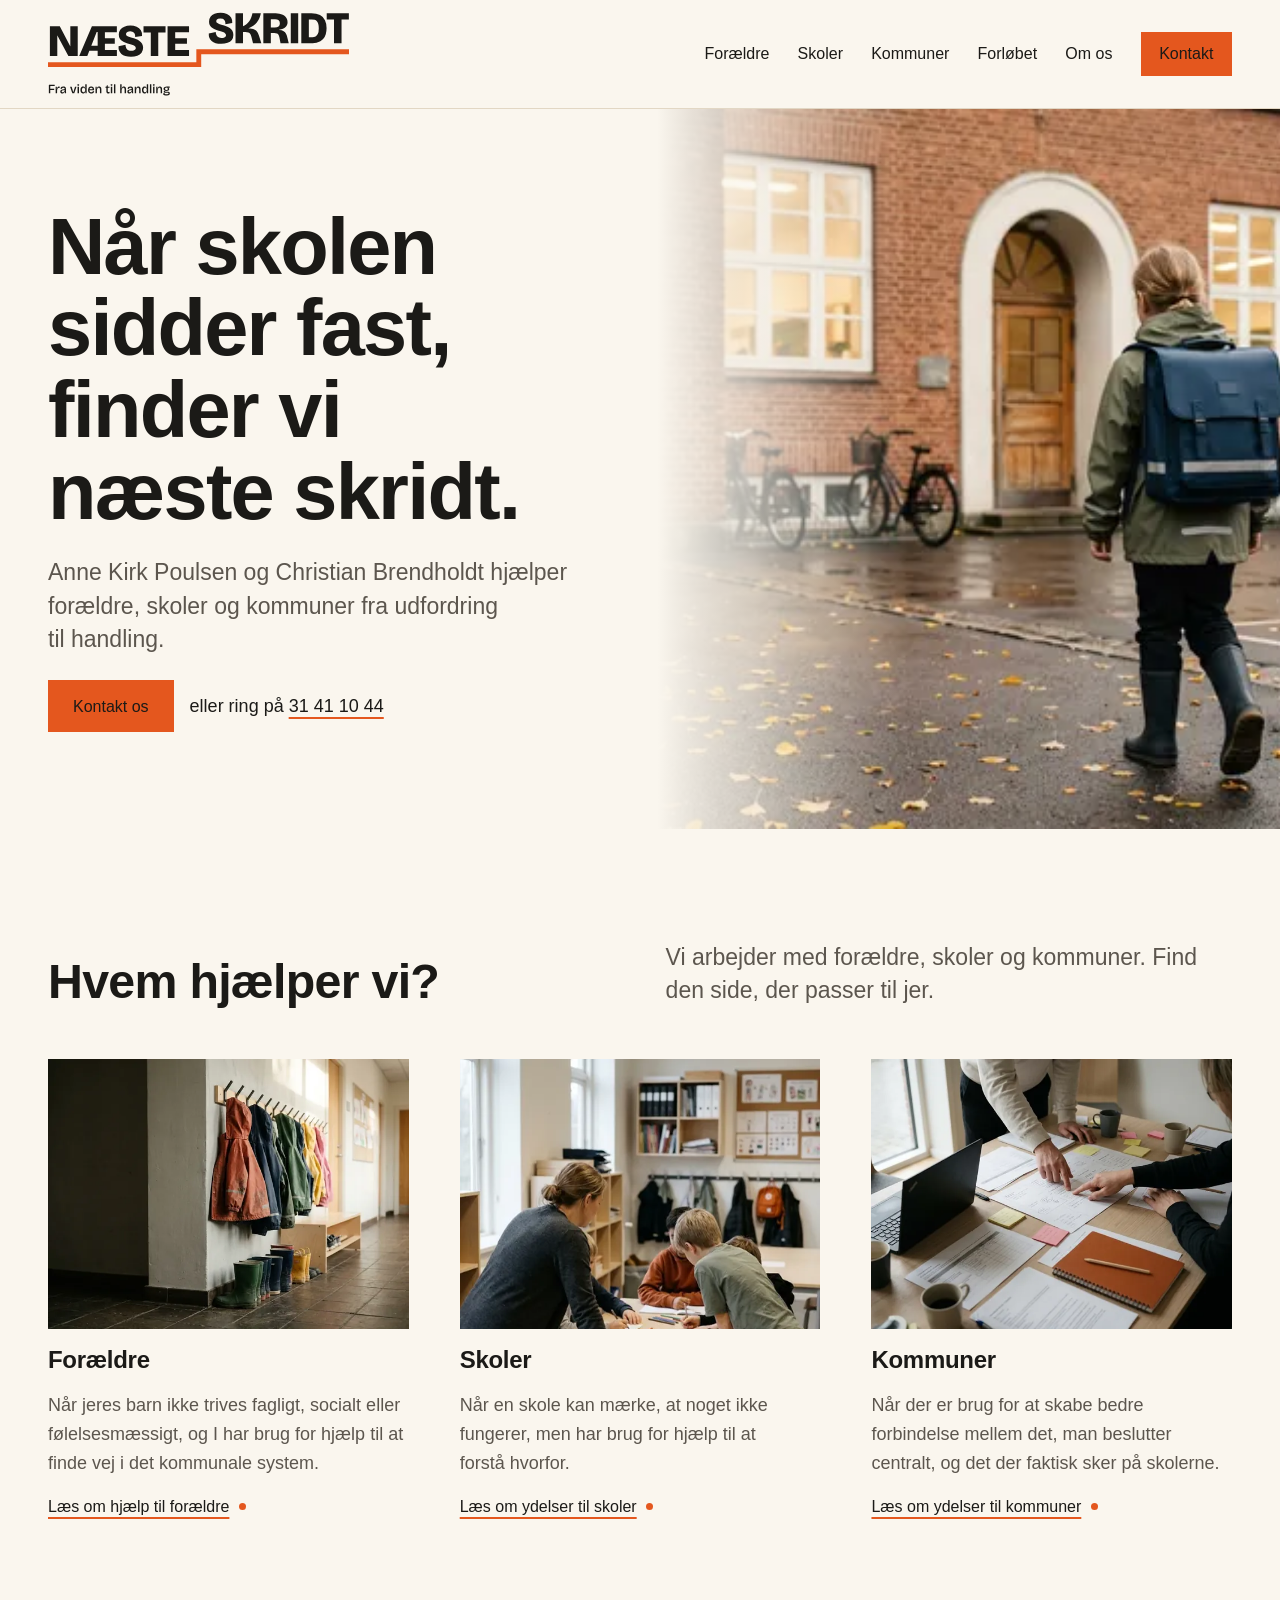
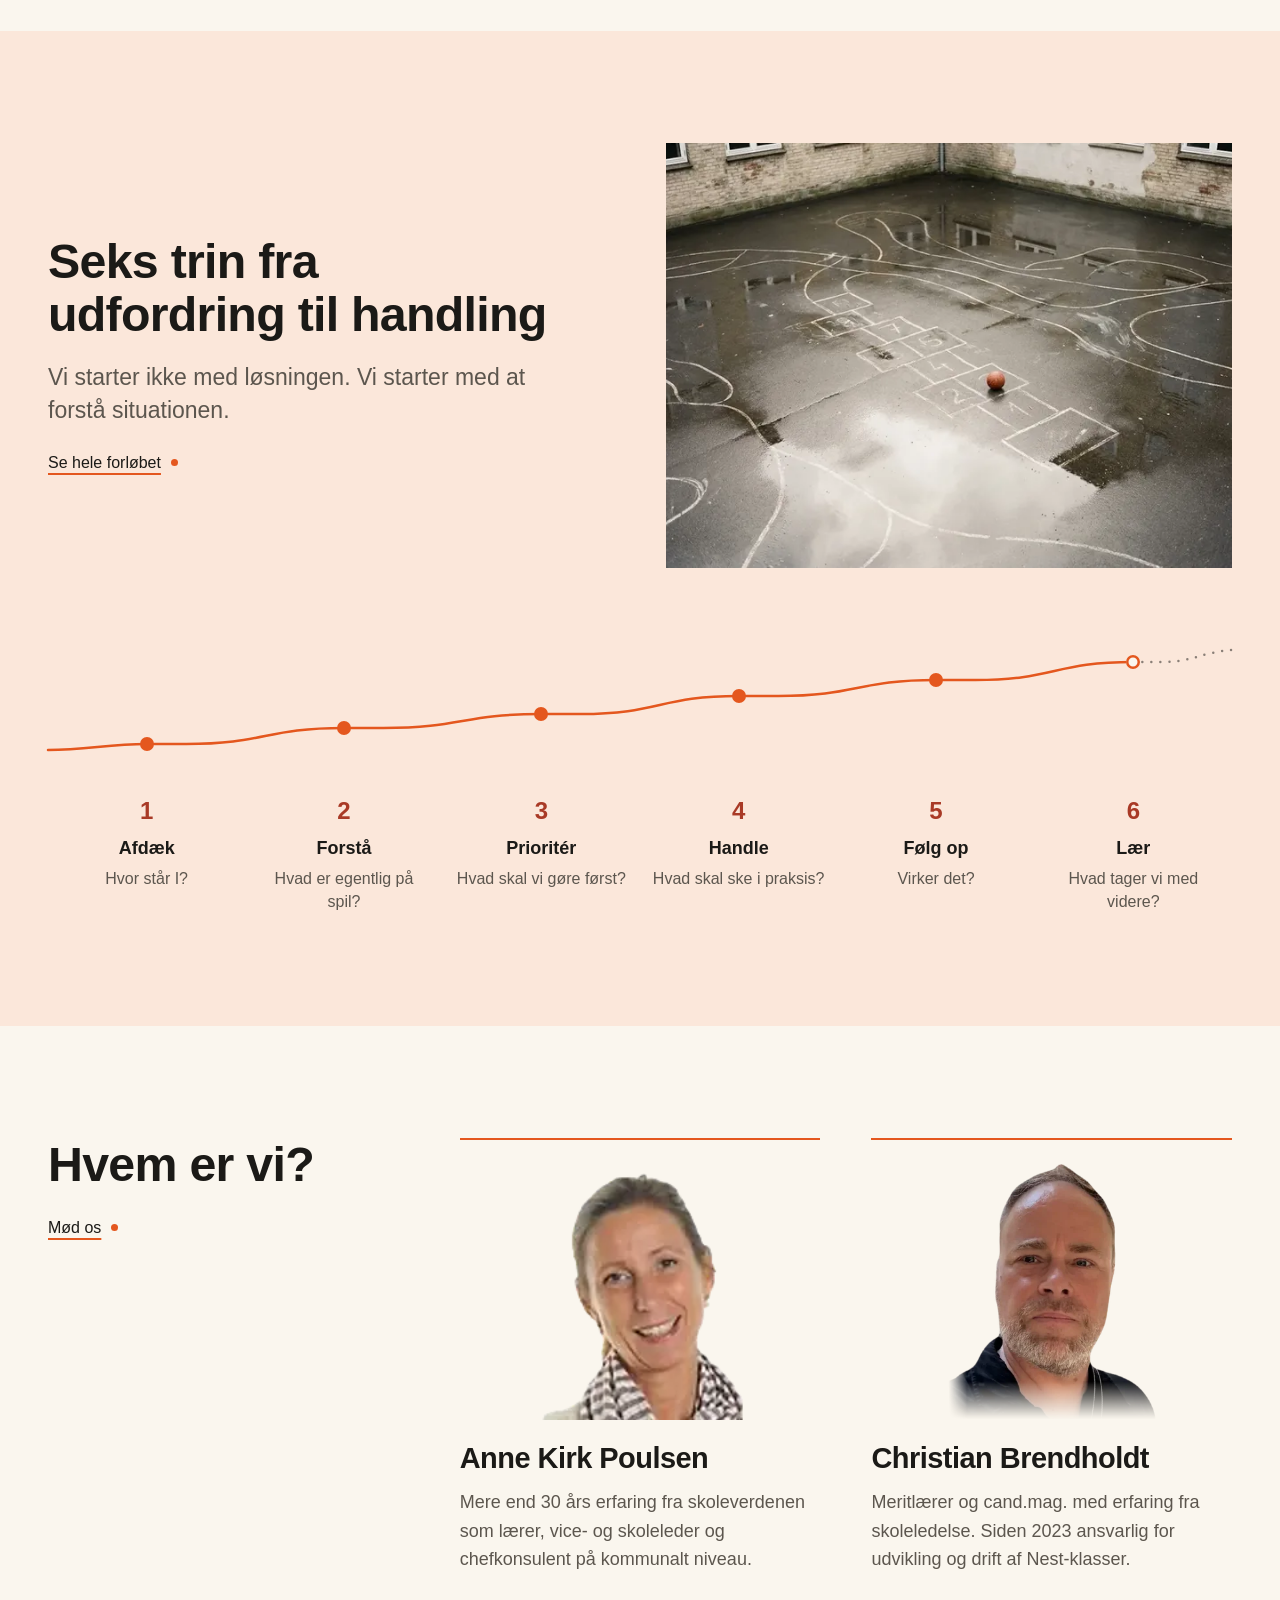
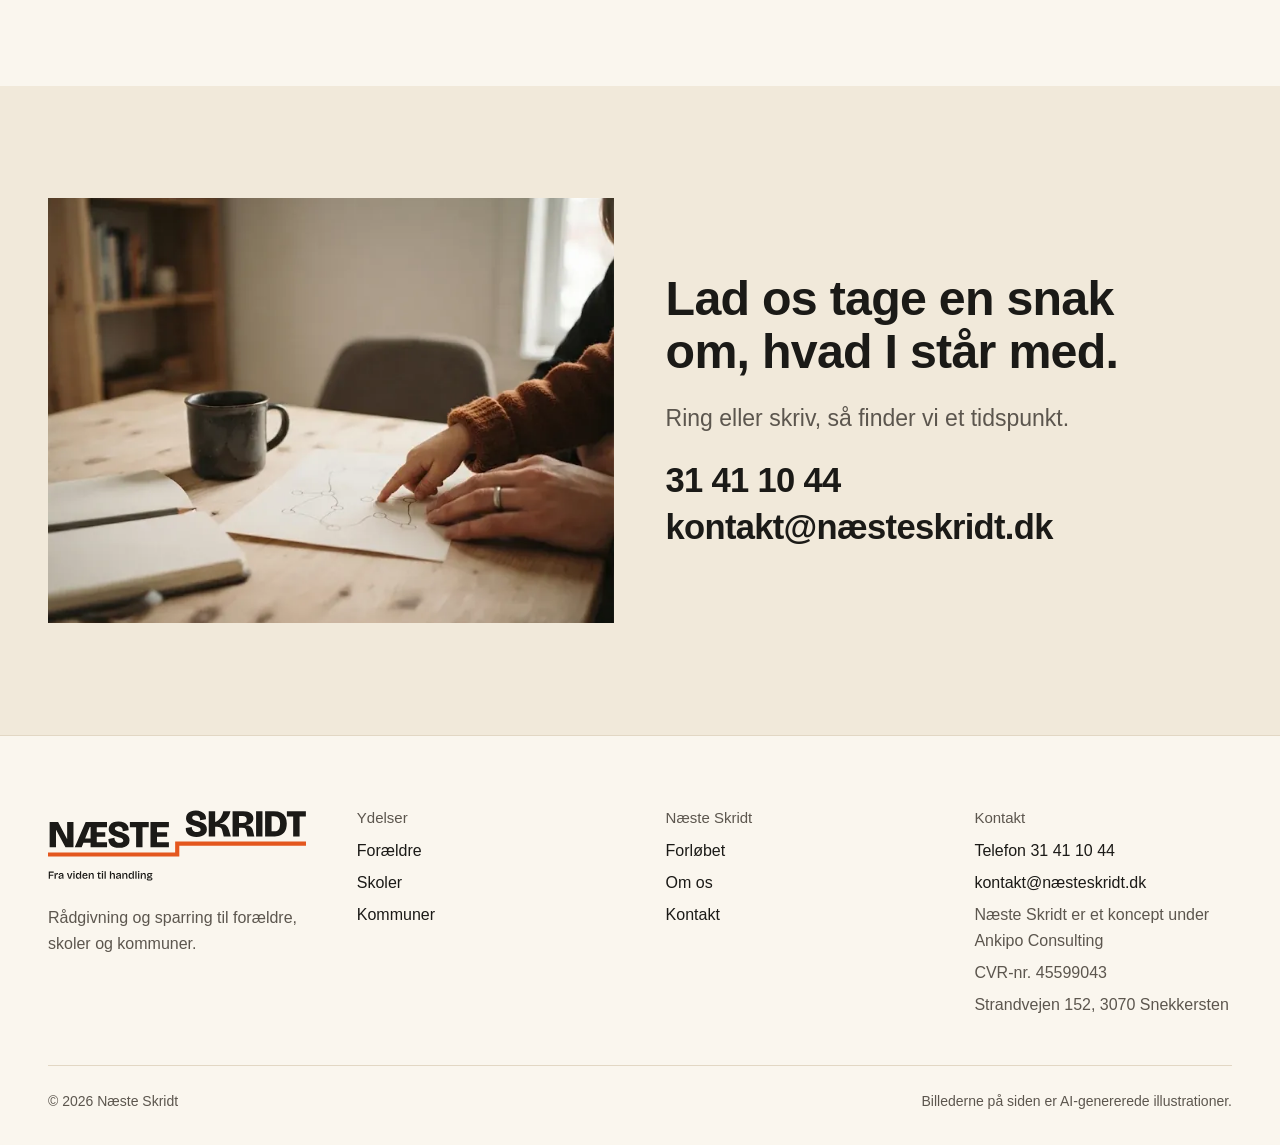
<file: index.html>
<!doctype html>
<html lang="da">
<head>
<meta charset="utf-8">
<meta name="viewport" content="width=device-width, initial-scale=1, viewport-fit=cover">
<title>Næste Skridt – rådgivning til forældre, skoler og kommuner</title>
<meta name="description" content="Anne Kirk Poulsen og Christian Brendholdt hjælper forældre, skoler og kommuner fra udfordring til handling. Ring på 31 41 10 44.">
<link rel="canonical" href="https://xn--nsteskridt-d6a.dk/">
<meta property="og:type" content="website">
<meta property="og:locale" content="da_DK">
<meta property="og:site_name" content="Næste Skridt">
<meta property="og:title" content="Næste Skridt – rådgivning til forældre, skoler og kommuner">
<meta property="og:description" content="Anne Kirk Poulsen og Christian Brendholdt hjælper forældre, skoler og kommuner fra udfordring til handling. Ring på 31 41 10 44.">
<meta property="og:url" content="https://xn--nsteskridt-d6a.dk/">
<meta property="og:image" content="https://xn--nsteskridt-d6a.dk/assets/img/og-image.jpg">
<meta property="og:image:width" content="1200">
<meta property="og:image:height" content="630">
<meta property="og:image:alt" content="Næste Skridts logo og teksten Rådgivning til forældre, skoler og kommuner">
<meta name="twitter:card" content="summary_large_image">
<meta name="theme-color" content="#FAF6EE">
<link rel="icon" href="favicon.ico" sizes="any">
<link rel="icon" href="favicon.svg" type="image/svg+xml">
<link rel="apple-touch-icon" href="apple-touch-icon.png">
<link rel="stylesheet" href="assets/css/style.css">
<script>document.documentElement.classList.add('js')</script>
<script type="application/ld+json">
{
  "@context": "https://schema.org",
  "@type": "Organization",
  "name": "Næste Skridt",
  "url": "https://xn--nsteskridt-d6a.dk/",
  "email": "kontakt@xn--nsteskridt-d6a.dk",
  "telephone": "+45 31 41 10 44",
  "parentOrganization": { "@type": "Organization", "name": "Ankipo Consulting" }
}
</script>
</head>
<body>
<a class="skip" href="#indhold">Spring til indhold</a>
<header class="site-header">
  <div class="wrap site-header__inner">
    <a class="logo" href="index.html" aria-label="Næste Skridt – til forsiden"><picture><source media="(max-width: 40rem)" srcset="assets/img/logo.svg" width="197" height="36"><img class="logo__img" src="assets/img/logo-tagline.svg" width="287" height="80" alt=""></picture></a>
    <button class="menu-btn" type="button" aria-expanded="false" aria-controls="hovedmenu"><span class="menu-btn__bars" aria-hidden="true"></span><span class="menu-btn__label">Menu</span></button>
    <nav class="nav" id="hovedmenu" aria-label="Hovedmenu">
      <ul>
        <li><a href="foraeldre.html">Forældre</a></li><li><a href="skoler.html">Skoler</a></li><li><a href="kommuner.html">Kommuner</a></li><li><a href="forloebet.html">Forløbet</a></li><li><a href="om-os.html">Om os</a></li>
        <li><a class="btn btn--accent" href="kontakt.html">Kontakt</a></li>
      </ul>
      <p class="nav__contact"><a href="tel:+4531411044">31 41 10 44</a><a href="mailto:kontakt@xn--nsteskridt-d6a.dk">kontakt@næsteskridt.dk</a></p>
    </nav>
  </div>
</header>
<main id="indhold">
<section class="hero" aria-labelledby="h-hero">
  <img class="hero__img" src="assets/img/foto/skolevej-1376.webp" srcset="assets/img/foto/skolevej-640.webp 640w, assets/img/foto/skolevej-1024.webp 1024w, assets/img/foto/skolevej-1376.webp 1376w" sizes="(max-width: 56rem) 100vw, 50vw" width="1376" height="768" alt="" fetchpriority="high">
  <div class="wrap hero__content"><div class="hero__text">
    <h1 id="h-hero">Når skolen sidder fast, finder vi næste skridt.</h1>
    <p class="lead">Anne Kirk Poulsen og Christian Brendholdt hjælper forældre, skoler og kommuner fra udfordring til handling.</p>
    <div class="actions"><a class="btn btn--accent" href="kontakt.html">Kontakt os</a><p class="tel-line">eller ring på <a href="tel:+4531411044">31 41 10 44</a></p></div>
  </div></div>
</section>
<section class="section" aria-labelledby="h-hvem">
  <div class="wrap">
    <div class="intro"><h2 id="h-hvem">Hvem hjælper vi?</h2><p class="lead muted">Vi arbejder med forældre, skoler og kommuner. Find den side, der passer til jer.</p></div>
    <ul class="cards">
      <li class="card"><img src="assets/img/foto/knager-gang-1024.webp" srcset="assets/img/foto/knager-gang-640.webp 640w, assets/img/foto/knager-gang-1024.webp 1024w" sizes="(max-width: 56rem) 100vw, 24rem" width="1024" height="765" alt="" loading="lazy" decoding="async"><h3>Forældre</h3><p>Når jeres barn ikke trives fagligt, socialt eller følelsesmæssigt, og I har brug for hjælp til at finde vej i det kommunale system.</p><a class="link" href="foraeldre.html">Læs om hjælp til forældre</a></li>
      <li class="card"><img class="obj-top" src="assets/img/foto/gruppearbejde-825.webp" srcset="assets/img/foto/gruppearbejde-480.webp 480w, assets/img/foto/gruppearbejde-825.webp 825w" sizes="(max-width: 56rem) 100vw, 24rem" width="825" height="1024" alt="" loading="lazy" decoding="async"><h3>Skoler</h3><p>Når en skole kan mærke, at noget ikke fungerer, men har brug for hjælp til at forstå hvorfor.</p><a class="link" href="skoler.html">Læs om ydelser til skoler</a></li>
      <li class="card"><img src="assets/img/foto/planlaegning-1024.webp" srcset="assets/img/foto/planlaegning-640.webp 640w, assets/img/foto/planlaegning-1024.webp 1024w" sizes="(max-width: 56rem) 100vw, 24rem" width="1024" height="765" alt="" loading="lazy" decoding="async"><h3>Kommuner</h3><p>Når der er brug for at skabe bedre forbindelse mellem det, man beslutter centralt, og det der faktisk sker på skolerne.</p><a class="link" href="kommuner.html">Læs om ydelser til kommuner</a></li>
    </ul>
  </div>
</section>
<section class="section section--warm" aria-labelledby="h-trin">
  <div class="wrap">
    <div class="media-text">
      <div class="prose"><h2 id="h-trin">Seks trin fra udfordring til handling</h2><p class="lead muted">Vi starter ikke med løsningen. Vi starter med at forstå situationen.</p><p><a class="link" href="forloebet.html">Se hele forløbet</a></p></div>
      <img src="assets/img/foto/hinkeruder-1024.webp" srcset="assets/img/foto/hinkeruder-640.webp 640w, assets/img/foto/hinkeruder-1024.webp 1024w" sizes="(max-width: 56rem) 100vw, 36rem" width="1024" height="765" alt="" loading="lazy" decoding="async">
    </div>
    <div class="track" aria-hidden="true">
  <svg viewBox="0 0 1200 140" preserveAspectRatio="none" focusable="false">
    <path class="track__path" d="M0 118 C 40 118 60 112 100 112 H 140 C 220 112 220 96 300 96 H 340 C 420 96 420 82 500 82 H 540 C 620 82 620 64 700 64 H 740 C 820 64 820 48 900 48 H 940 C 1020 48 1020 30 1100 30"/>
    <path class="track__next" d="M1100 30 H 1130 C 1160 30 1170 20 1200 18"/>
  </svg>
  <span class="track__dot"></span><span class="track__dot"></span><span class="track__dot"></span><span class="track__dot"></span><span class="track__dot"></span><span class="track__dot track__dot--open"></span>
</div>
<ol class="steps"><li><a href="forloebet.html#afdaek"><span class="steps__num">1</span><span class="steps__name">Afdæk</span><span class="steps__q">Hvor står I?</span></a></li><li><a href="forloebet.html#forstaa"><span class="steps__num">2</span><span class="steps__name">Forstå</span><span class="steps__q">Hvad er egentlig på spil?</span></a></li><li><a href="forloebet.html#prioriter"><span class="steps__num">3</span><span class="steps__name">Prioritér</span><span class="steps__q">Hvad skal vi gøre først?</span></a></li><li><a href="forloebet.html#handle"><span class="steps__num">4</span><span class="steps__name">Handle</span><span class="steps__q">Hvad skal ske i praksis?</span></a></li><li><a href="forloebet.html#foelg-op"><span class="steps__num">5</span><span class="steps__name">Følg op</span><span class="steps__q">Virker det?</span></a></li><li><a href="forloebet.html#laer"><span class="steps__num">6</span><span class="steps__name">Lær</span><span class="steps__q">Hvad tager vi med videre?</span></a></li></ol>

  </div>
</section>
<section class="section" aria-labelledby="h-os">
  <div class="wrap team">
    <div class="stack"><h2 id="h-os">Hvem er vi?</h2><a class="link" href="om-os.html#moed-os">Mød os</a></div>
    <ul class="people">
      <li class="person"><img class="person__photo" src="assets/img/foto/anne-kirk-poulsen-156.webp" width="156" height="195" alt="Portræt af Anne Kirk Poulsen" loading="lazy" decoding="async"><h3 class="person__name">Anne Kirk Poulsen</h3><p class="person__fact">Mere end 30 års erfaring fra skoleverdenen som lærer, vice- og skoleleder og chefkonsulent på kommunalt niveau.</p></li>
      <li class="person"><img class="person__photo" src="assets/img/foto/christian-brendholdt-skulder-432.webp" srcset="assets/img/foto/christian-brendholdt-skulder-320.webp 320w, assets/img/foto/christian-brendholdt-skulder-432.webp 432w" sizes="13rem" width="432" height="540" alt="Portræt af Christian Brendholdt" loading="lazy" decoding="async"><h3 class="person__name">Christian Brendholdt</h3><p class="person__fact">Meritlærer og cand.mag. med erfaring fra skoleledelse. Siden 2023 ansvarlig for udvikling og drift af Nest-klasser.</p></li>
    </ul>
  </div>
</section>
<section class="section section--alt" aria-labelledby="h-kontakt">
  <div class="wrap media-text">
    <img src="assets/img/foto/tegning-704.webp" srcset="assets/img/foto/tegning-480.webp 480w, assets/img/foto/tegning-704.webp 704w" sizes="(max-width: 56rem) 100vw, 36rem" width="704" height="572" alt="" loading="lazy" decoding="async">
    <div class="stack"><h2 id="h-kontakt">Lad os tage en snak om, hvad I står med.</h2><p class="lead muted">Ring eller skriv, så finder vi et tidspunkt.</p><p class="contact-lines"><a href="tel:+4531411044">31 41 10 44</a><a href="mailto:kontakt@xn--nsteskridt-d6a.dk">kontakt@næsteskridt.dk</a></p></div>
  </div>
</section>
</main>
<footer class="site-footer">
  <div class="wrap">
    <div class="footer__grid">
      <div class="footer__brand">
        <a class="logo" href="index.html"><img src="assets/img/logo-tagline.svg" width="287" height="80" alt="Næste Skridt – Fra viden til handling. Til forsiden"></a>
        <p>Rådgivning og sparring til forældre, skoler og kommuner.</p>
      </div>
      <nav aria-labelledby="f-ydelser"><h2 id="f-ydelser">Ydelser</h2><ul><li><a href="foraeldre.html">Forældre</a></li><li><a href="skoler.html">Skoler</a></li><li><a href="kommuner.html">Kommuner</a></li></ul></nav>
      <nav aria-labelledby="f-om"><h2 id="f-om">Næste Skridt</h2><ul><li><a href="forloebet.html">Forløbet</a></li><li><a href="om-os.html">Om os</a></li><li><a href="kontakt.html">Kontakt</a></li></ul></nav>
      <div>
        <h2 id="f-kontakt">Kontakt</h2>
        <address class="footer__contact" aria-labelledby="f-kontakt">
          <a href="tel:+4531411044">Telefon 31 41 10 44</a>
          <a href="mailto:kontakt@xn--nsteskridt-d6a.dk">kontakt@næsteskridt.dk</a>
          <span class="small">Næste Skridt er et koncept under Ankipo Consulting</span>
          <span class="small">CVR-nr. 45599043</span>
          <span class="small">Strandvejen 152, 3070 Snekkersten</span>
        </address>
      </div>
    </div>
    <div class="footer__base">
      <p>© 2026 Næste Skridt</p>
      <p>Billederne på siden er AI-genererede illustrationer.</p>
    </div>
  </div>
</footer>
<script src="assets/js/site.js" defer></script>
</body>
</html>
</file>
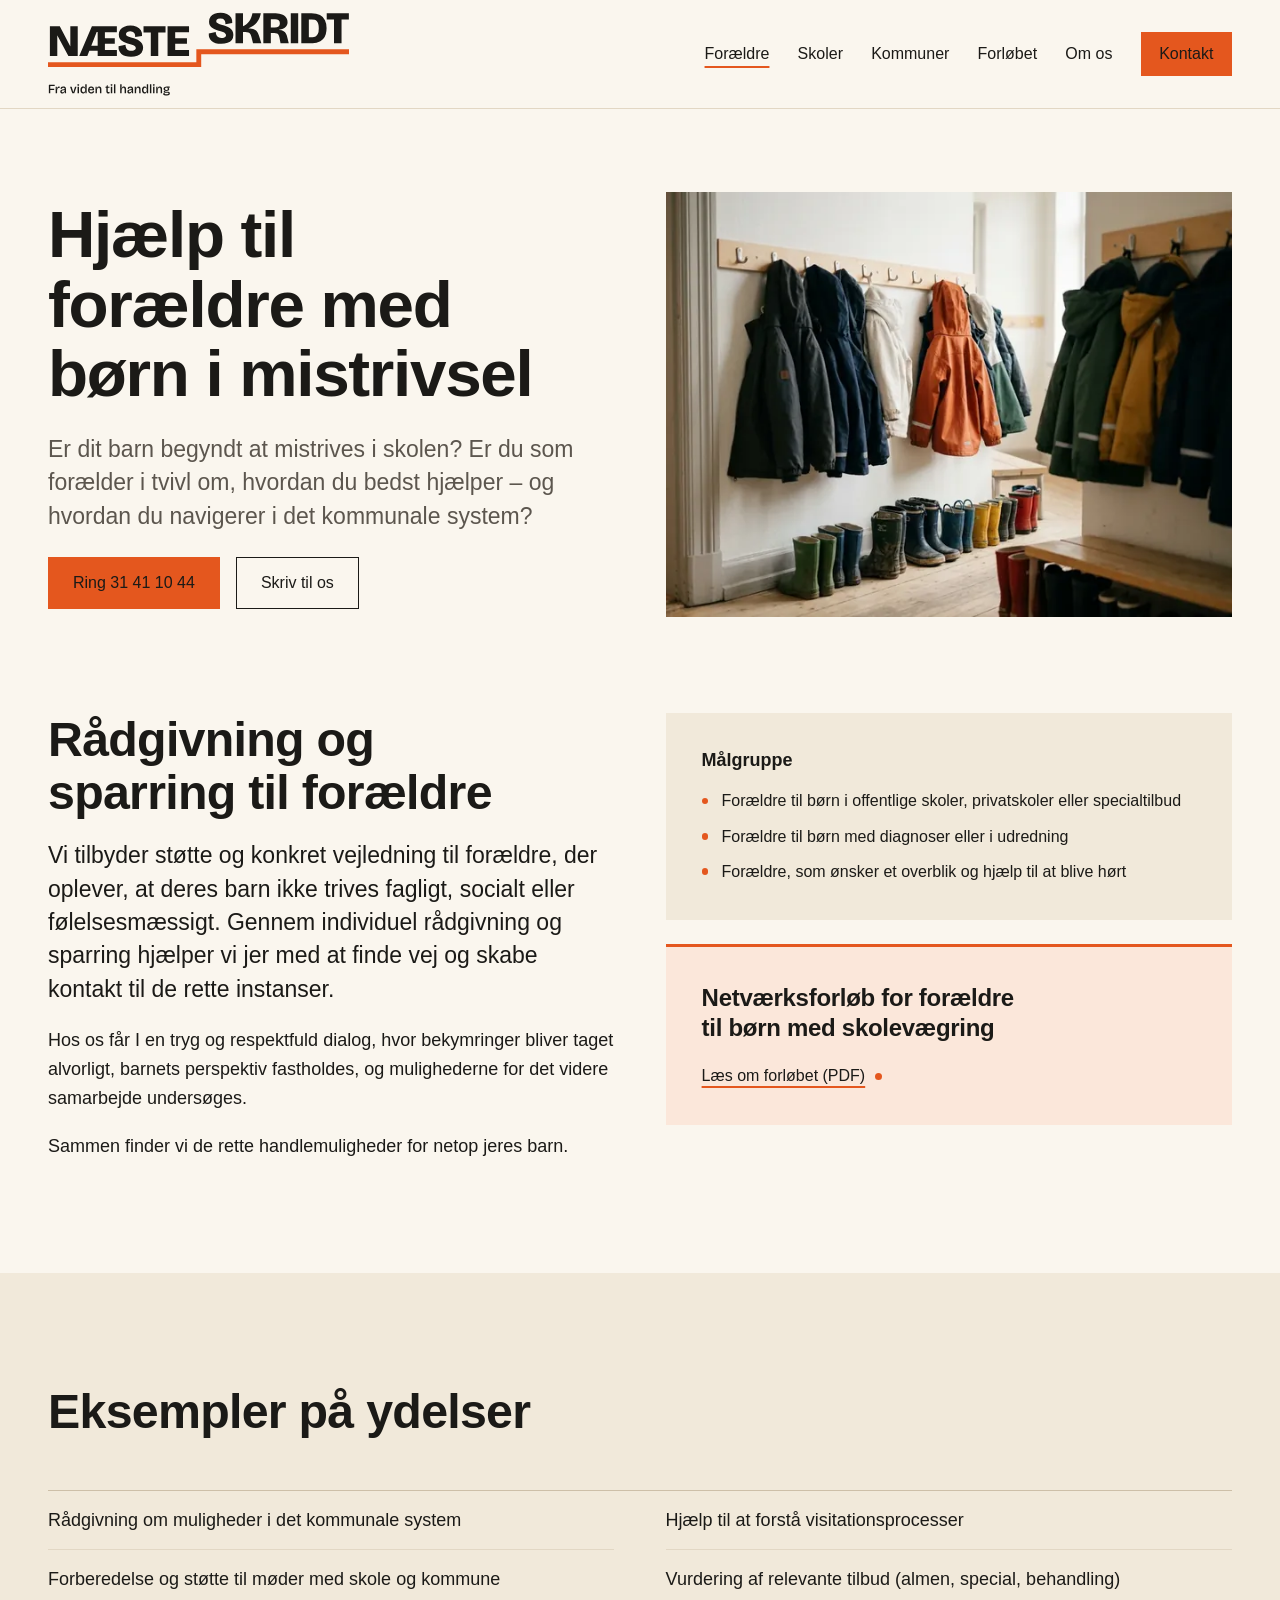
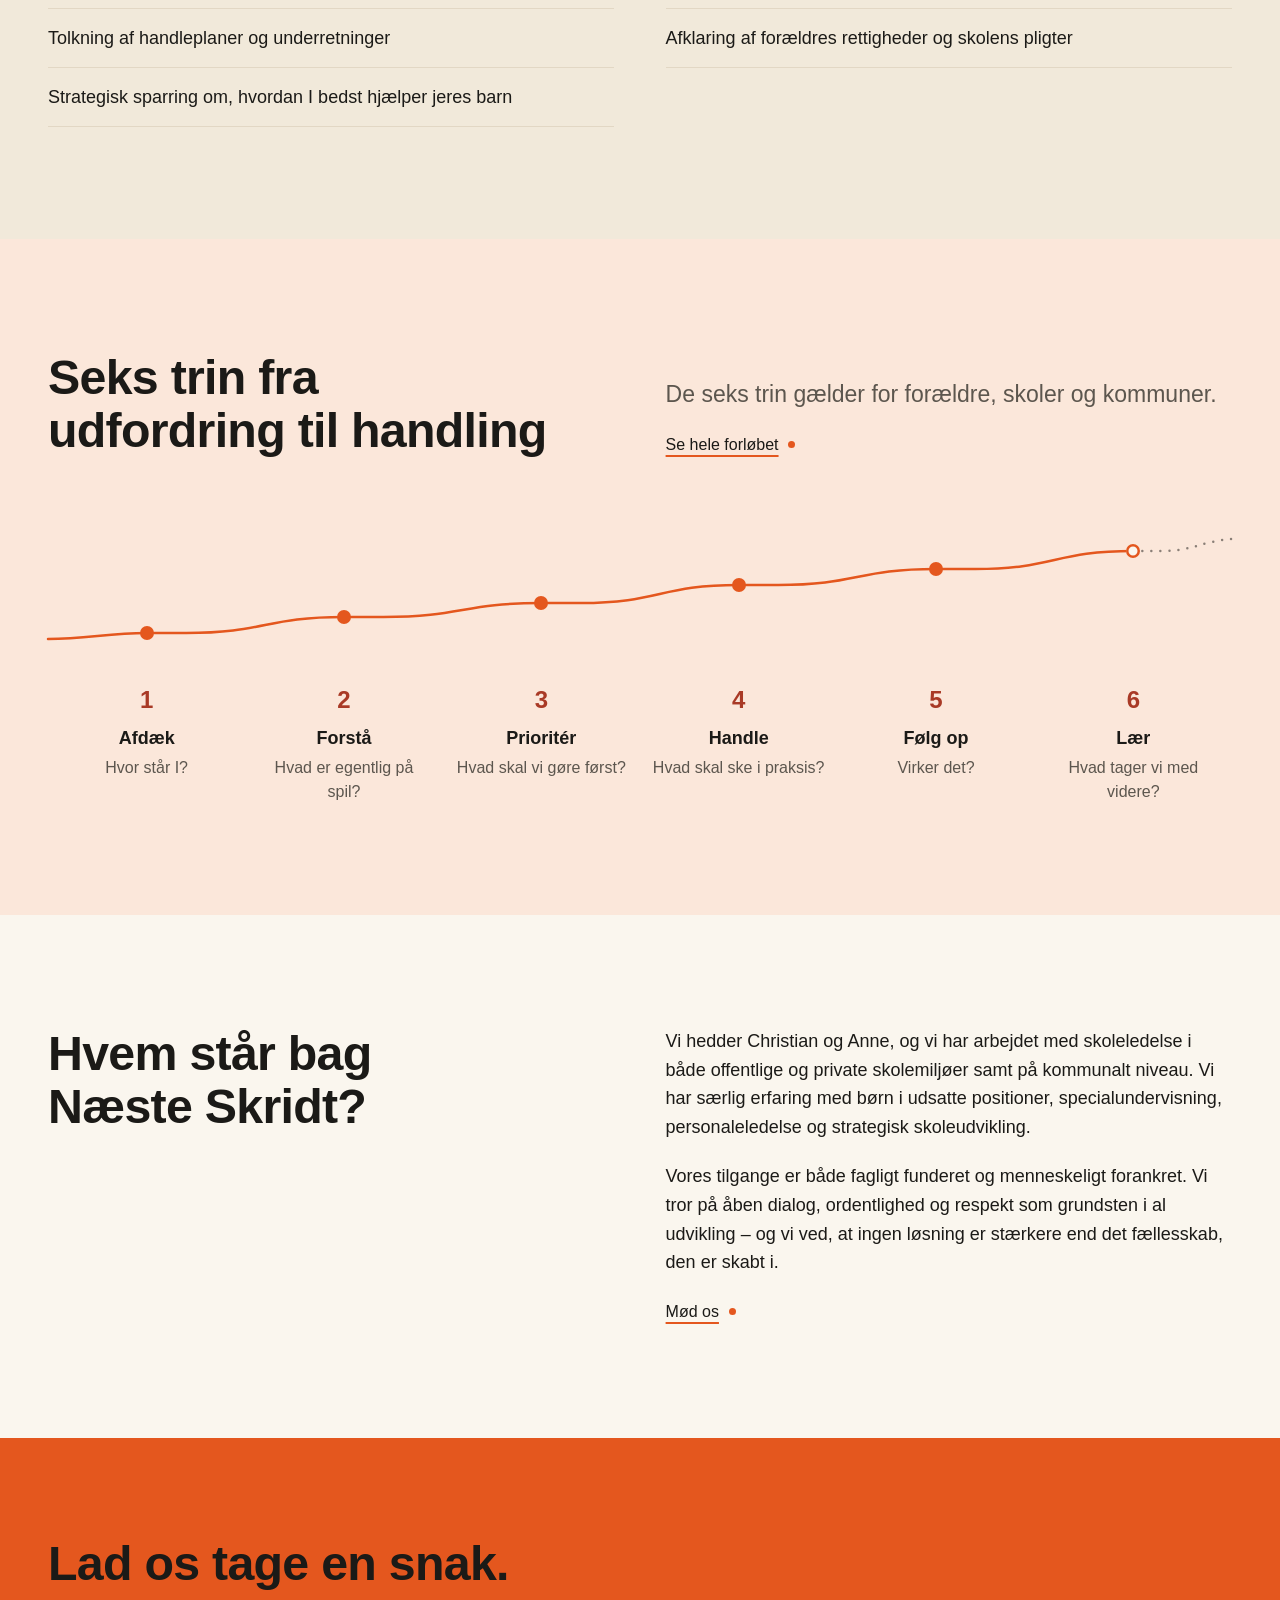
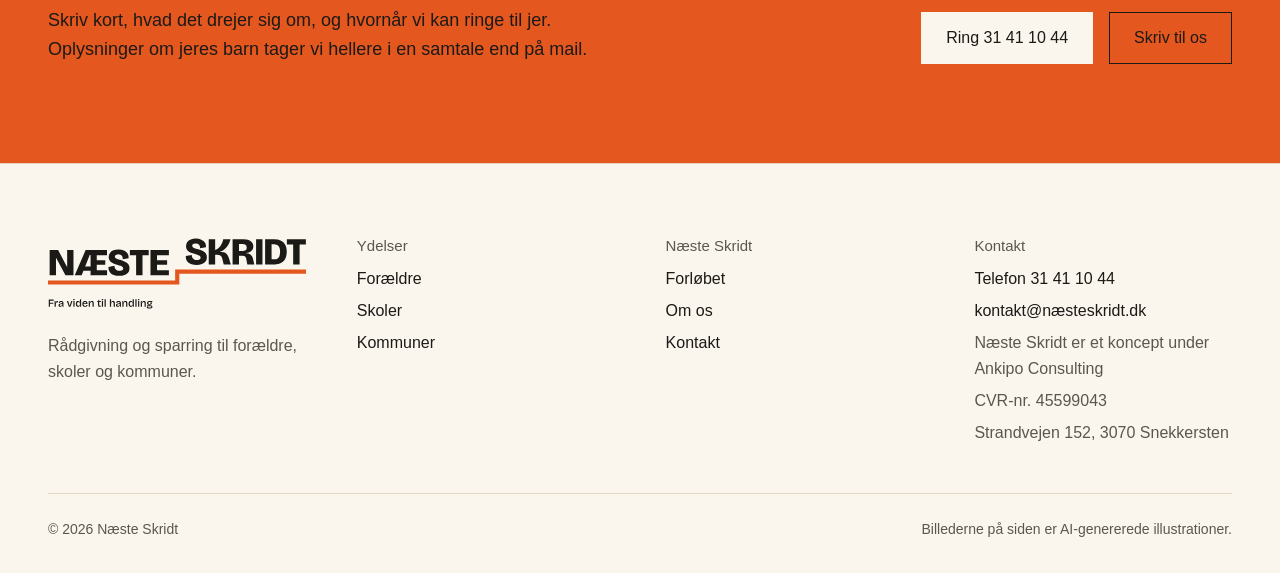
<file: foraeldre.html>
<!doctype html>
<html lang="da">
<head>
<meta charset="utf-8">
<meta name="viewport" content="width=device-width, initial-scale=1, viewport-fit=cover">
<title>Hjælp til forældre med børn i mistrivsel – Næste Skridt</title>
<meta name="description" content="Rådgivning og sparring til forældre, hvis barn ikke trives i skolen. Vi hjælper med at finde vej i det kommunale system. Ring på 31 41 10 44.">
<link rel="canonical" href="https://xn--nsteskridt-d6a.dk/foraeldre.html">
<meta property="og:type" content="website">
<meta property="og:locale" content="da_DK">
<meta property="og:site_name" content="Næste Skridt">
<meta property="og:title" content="Hjælp til forældre med børn i mistrivsel – Næste Skridt">
<meta property="og:description" content="Rådgivning og sparring til forældre, hvis barn ikke trives i skolen. Vi hjælper med at finde vej i det kommunale system. Ring på 31 41 10 44.">
<meta property="og:url" content="https://xn--nsteskridt-d6a.dk/foraeldre.html">
<meta property="og:image" content="https://xn--nsteskridt-d6a.dk/assets/img/og-image.jpg">
<meta property="og:image:width" content="1200">
<meta property="og:image:height" content="630">
<meta property="og:image:alt" content="Næste Skridts logo og teksten Rådgivning til forældre, skoler og kommuner">
<meta name="twitter:card" content="summary_large_image">
<meta name="theme-color" content="#FAF6EE">
<link rel="icon" href="favicon.ico" sizes="any">
<link rel="icon" href="favicon.svg" type="image/svg+xml">
<link rel="apple-touch-icon" href="apple-touch-icon.png">
<link rel="stylesheet" href="assets/css/style.css">
<script>document.documentElement.classList.add('js')</script>
</head>
<body>
<a class="skip" href="#indhold">Spring til indhold</a>
<header class="site-header">
  <div class="wrap site-header__inner">
    <a class="logo" href="index.html" aria-label="Næste Skridt – til forsiden"><picture><source media="(max-width: 40rem)" srcset="assets/img/logo.svg" width="197" height="36"><img class="logo__img" src="assets/img/logo-tagline.svg" width="287" height="80" alt=""></picture></a>
    <button class="menu-btn" type="button" aria-expanded="false" aria-controls="hovedmenu"><span class="menu-btn__bars" aria-hidden="true"></span><span class="menu-btn__label">Menu</span></button>
    <nav class="nav" id="hovedmenu" aria-label="Hovedmenu">
      <ul>
        <li><a href="foraeldre.html" aria-current="page">Forældre</a></li><li><a href="skoler.html">Skoler</a></li><li><a href="kommuner.html">Kommuner</a></li><li><a href="forloebet.html">Forløbet</a></li><li><a href="om-os.html">Om os</a></li>
        <li><a class="btn btn--accent" href="kontakt.html">Kontakt</a></li>
      </ul>
      <p class="nav__contact"><a href="tel:+4531411044">31 41 10 44</a><a href="mailto:kontakt@xn--nsteskridt-d6a.dk">kontakt@næsteskridt.dk</a></p>
    </nav>
  </div>
</header>
<main id="indhold">
<section class="page-hero" aria-labelledby="h-side">
  <div class="wrap page-hero__inner">
    <div class="page-hero__text"><h1 id="h-side">Hjælp til forældre med børn i mistrivsel</h1><p class="lead">Er dit barn begyndt at mistrives i skolen? Er du som forælder i tvivl om, hvordan du bedst hjælper – og hvordan du navigerer i det kommunale system?</p><div class="actions"><a class="btn" href="tel:+4531411044">Ring 31 41 10 44</a><a class="btn btn--ghost" href="mailto:kontakt@xn--nsteskridt-d6a.dk?subject=Henvendelse%20fra%20for%C3%A6lder">Skriv til os</a></div></div>
    <img class="page-hero__img" src="assets/img/foto/knager-garderobe-1024.webp" srcset="assets/img/foto/knager-garderobe-640.webp 640w, assets/img/foto/knager-garderobe-1024.webp 1024w" sizes="(max-width: 56rem) 100vw, 36rem" width="1024" height="765" alt="" fetchpriority="high">
  </div>
</section>
<section class="section section--flush-top" aria-labelledby="h-raad">
  <div class="wrap body-aside">
    <div class="prose"><h2 id="h-raad">Rådgivning og sparring til forældre</h2><p class="lead">Vi tilbyder støtte og konkret vejledning til forældre, der oplever, at deres barn ikke trives fagligt, socialt eller følelsesmæssigt. Gennem individuel rådgivning og sparring hjælper vi jer med at finde vej og skabe kontakt til de rette instanser.</p><p>Hos os får I en tryg og respektfuld dialog, hvor bekymringer bliver taget alvorligt, barnets perspektiv fastholdes, og mulighederne for det videre samarbejde undersøges.</p><p>Sammen finder vi de rette handlemuligheder for netop jeres barn.</p></div>
    <div class="aside-stack">
    <aside class="box" aria-labelledby="h-maal"><h2 id="h-maal">Målgruppe</h2><ul class="dots"><li>Forældre til børn i offentlige skoler, privatskoler eller specialtilbud</li><li>Forældre til børn med diagnoser eller i udredning</li><li>Forældre, som ønsker et overblik og hjælp til at blive hørt</li></ul></aside>
    <aside class="box box--offer" aria-labelledby="h-netvaerk"><h2 id="h-netvaerk">Netværksforløb for forældre til børn med skolevægring</h2><a class="link" href="assets/docs/netvaerksforloeb-skolevaegring.pdf">Læs om forløbet (PDF)</a></aside>
    </div>
  </div>
</section>
<section class="section section--alt" aria-labelledby="h-ydelser">
  <div class="wrap"><div class="intro"><h2 id="h-ydelser">Eksempler på ydelser</h2></div>
  <ul class="rows rows--2col"><li>Rådgivning om muligheder i det kommunale system</li><li>Hjælp til at forstå visitationsprocesser</li><li>Forberedelse og støtte til møder med skole og kommune</li><li>Vurdering af relevante tilbud (almen, special, behandling)</li><li>Tolkning af handleplaner og underretninger</li><li>Afklaring af forældres rettigheder og skolens pligter</li><li>Strategisk sparring om, hvordan I bedst hjælper jeres barn</li></ul></div>
</section>
<section class="section section--warm" aria-labelledby="h-trin">
  <div class="wrap">
    <div class="intro">
      <h2 id="h-trin">Seks trin fra udfordring til handling</h2>
      <div class="stack"><p class="lead muted">De seks trin gælder for forældre, skoler og kommuner.</p><a class="link" href="forloebet.html">Se hele forløbet</a></div>
    </div>
    <div class="track" aria-hidden="true">
  <svg viewBox="0 0 1200 140" preserveAspectRatio="none" focusable="false">
    <path class="track__path" d="M0 118 C 40 118 60 112 100 112 H 140 C 220 112 220 96 300 96 H 340 C 420 96 420 82 500 82 H 540 C 620 82 620 64 700 64 H 740 C 820 64 820 48 900 48 H 940 C 1020 48 1020 30 1100 30"/>
    <path class="track__next" d="M1100 30 H 1130 C 1160 30 1170 20 1200 18"/>
  </svg>
  <span class="track__dot"></span><span class="track__dot"></span><span class="track__dot"></span><span class="track__dot"></span><span class="track__dot"></span><span class="track__dot track__dot--open"></span>
</div>
<ol class="steps"><li><a href="forloebet.html#afdaek"><span class="steps__num">1</span><span class="steps__name">Afdæk</span><span class="steps__q">Hvor står I?</span></a></li><li><a href="forloebet.html#forstaa"><span class="steps__num">2</span><span class="steps__name">Forstå</span><span class="steps__q">Hvad er egentlig på spil?</span></a></li><li><a href="forloebet.html#prioriter"><span class="steps__num">3</span><span class="steps__name">Prioritér</span><span class="steps__q">Hvad skal vi gøre først?</span></a></li><li><a href="forloebet.html#handle"><span class="steps__num">4</span><span class="steps__name">Handle</span><span class="steps__q">Hvad skal ske i praksis?</span></a></li><li><a href="forloebet.html#foelg-op"><span class="steps__num">5</span><span class="steps__name">Følg op</span><span class="steps__q">Virker det?</span></a></li><li><a href="forloebet.html#laer"><span class="steps__num">6</span><span class="steps__name">Lær</span><span class="steps__q">Hvad tager vi med videre?</span></a></li></ol>

  </div>
</section>
<section class="section" aria-labelledby="h-bag">
  <div class="wrap split-head">
    <h2 id="h-bag">Hvem står bag Næste Skridt?</h2>
    <div class="prose"><p>Vi hedder Christian og Anne, og vi har arbejdet med skoleledelse i både offentlige og private skolemiljøer samt på kommunalt niveau. Vi har særlig erfaring med børn i udsatte positioner, specialundervisning, personaleledelse og strategisk skoleudvikling.</p><p>Vores tilgange er både fagligt funderet og menneskeligt forankret. Vi tror på åben dialog, ordentlighed og respekt som grundsten i al udvikling – og vi ved, at ingen løsning er stærkere end det fællesskab, den er skabt i.</p><p><a class="link" href="om-os.html#moed-os">Mød os</a></p></div>
  </div>
</section>
<section class="band" aria-labelledby="h-band">
  <div class="wrap band__inner">
    <div><h2 id="h-band">Lad os tage en snak.</h2><p>Skriv kort, hvad det drejer sig om, og hvornår vi kan ringe til jer. Oplysninger om jeres barn tager vi hellere i en samtale end på mail.</p></div>
    <div class="actions"><a class="btn" href="tel:+4531411044">Ring 31 41 10 44</a><a class="btn btn--ghost" href="mailto:kontakt@xn--nsteskridt-d6a.dk?subject=Henvendelse%20fra%20for%C3%A6lder">Skriv til os</a></div>
  </div>
</section>
</main>
<footer class="site-footer">
  <div class="wrap">
    <div class="footer__grid">
      <div class="footer__brand">
        <a class="logo" href="index.html"><img src="assets/img/logo-tagline.svg" width="287" height="80" alt="Næste Skridt – Fra viden til handling. Til forsiden"></a>
        <p>Rådgivning og sparring til forældre, skoler og kommuner.</p>
      </div>
      <nav aria-labelledby="f-ydelser"><h2 id="f-ydelser">Ydelser</h2><ul><li><a href="foraeldre.html">Forældre</a></li><li><a href="skoler.html">Skoler</a></li><li><a href="kommuner.html">Kommuner</a></li></ul></nav>
      <nav aria-labelledby="f-om"><h2 id="f-om">Næste Skridt</h2><ul><li><a href="forloebet.html">Forløbet</a></li><li><a href="om-os.html">Om os</a></li><li><a href="kontakt.html">Kontakt</a></li></ul></nav>
      <div>
        <h2 id="f-kontakt">Kontakt</h2>
        <address class="footer__contact" aria-labelledby="f-kontakt">
          <a href="tel:+4531411044">Telefon 31 41 10 44</a>
          <a href="mailto:kontakt@xn--nsteskridt-d6a.dk">kontakt@næsteskridt.dk</a>
          <span class="small">Næste Skridt er et koncept under Ankipo Consulting</span>
          <span class="small">CVR-nr. 45599043</span>
          <span class="small">Strandvejen 152, 3070 Snekkersten</span>
        </address>
      </div>
    </div>
    <div class="footer__base">
      <p>© 2026 Næste Skridt</p>
      <p>Billederne på siden er AI-genererede illustrationer.</p>
    </div>
  </div>
</footer>
<script src="assets/js/site.js" defer></script>
</body>
</html>
</file>
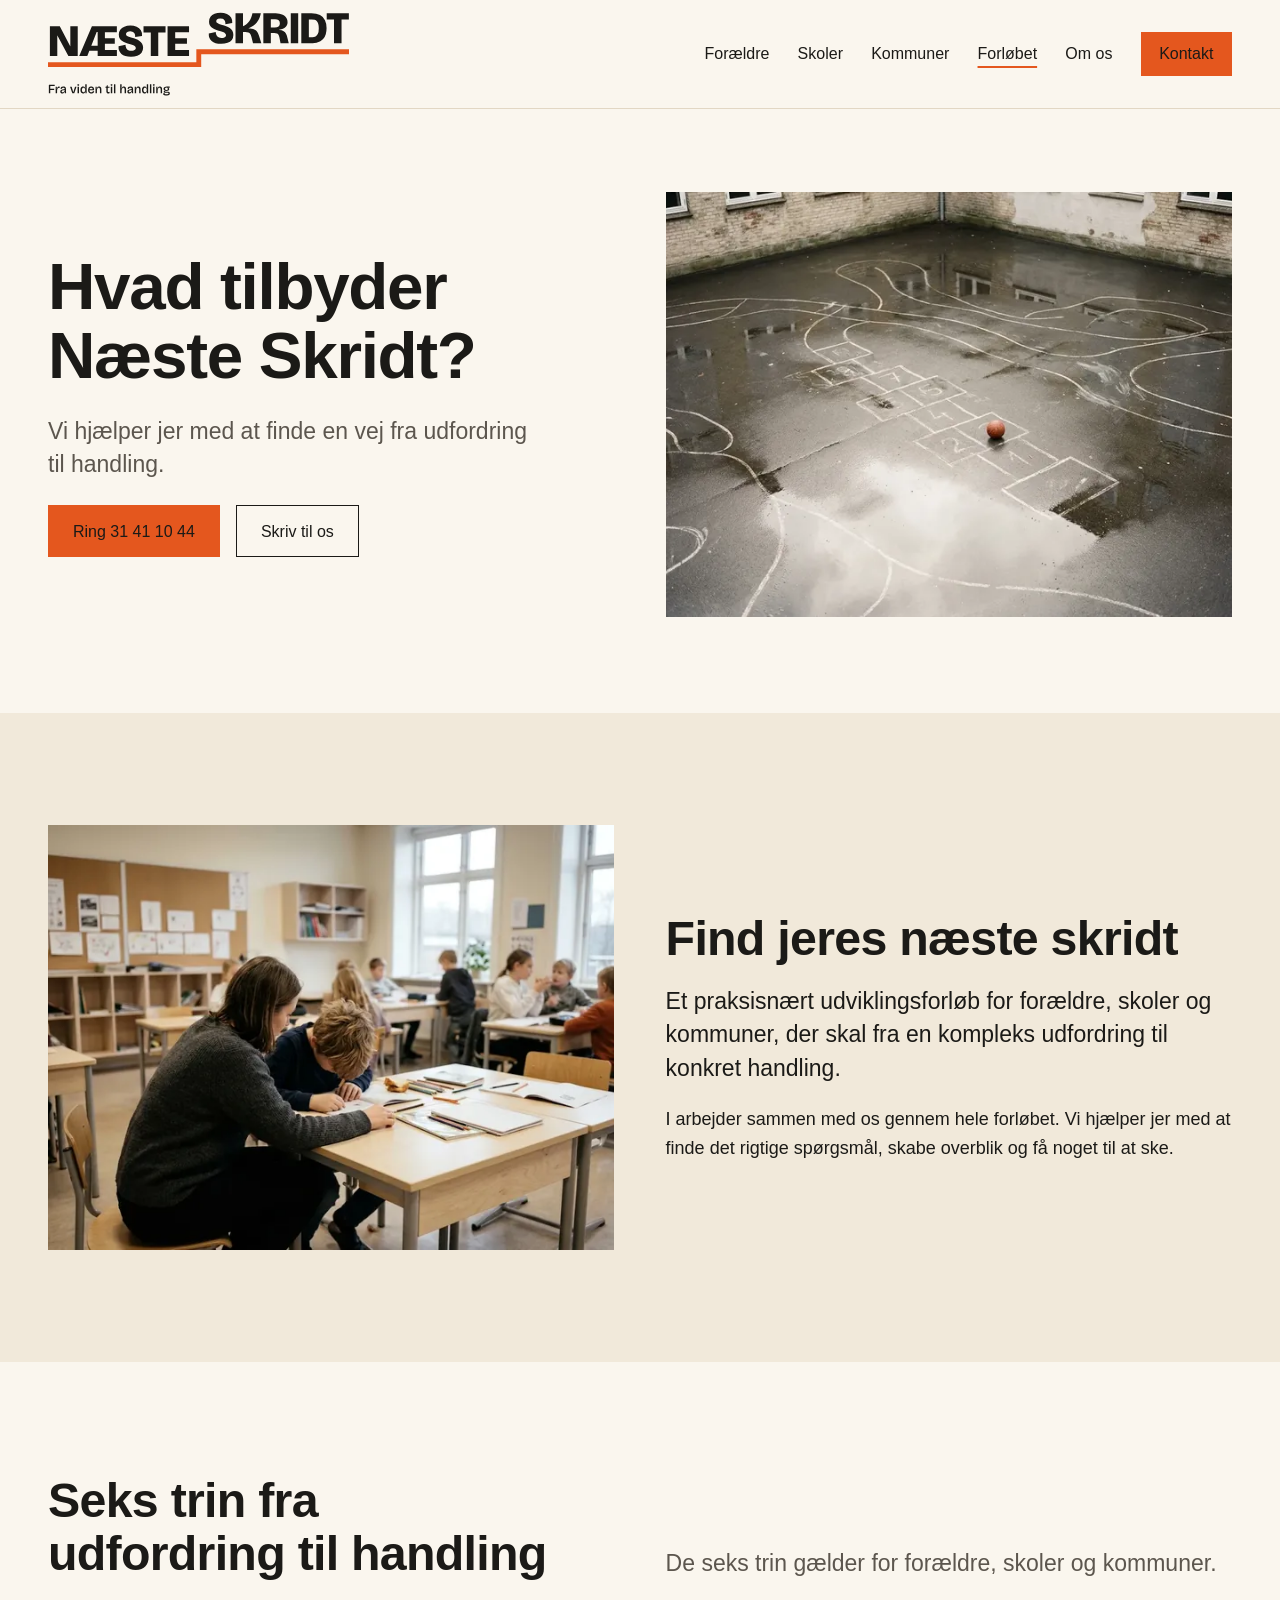
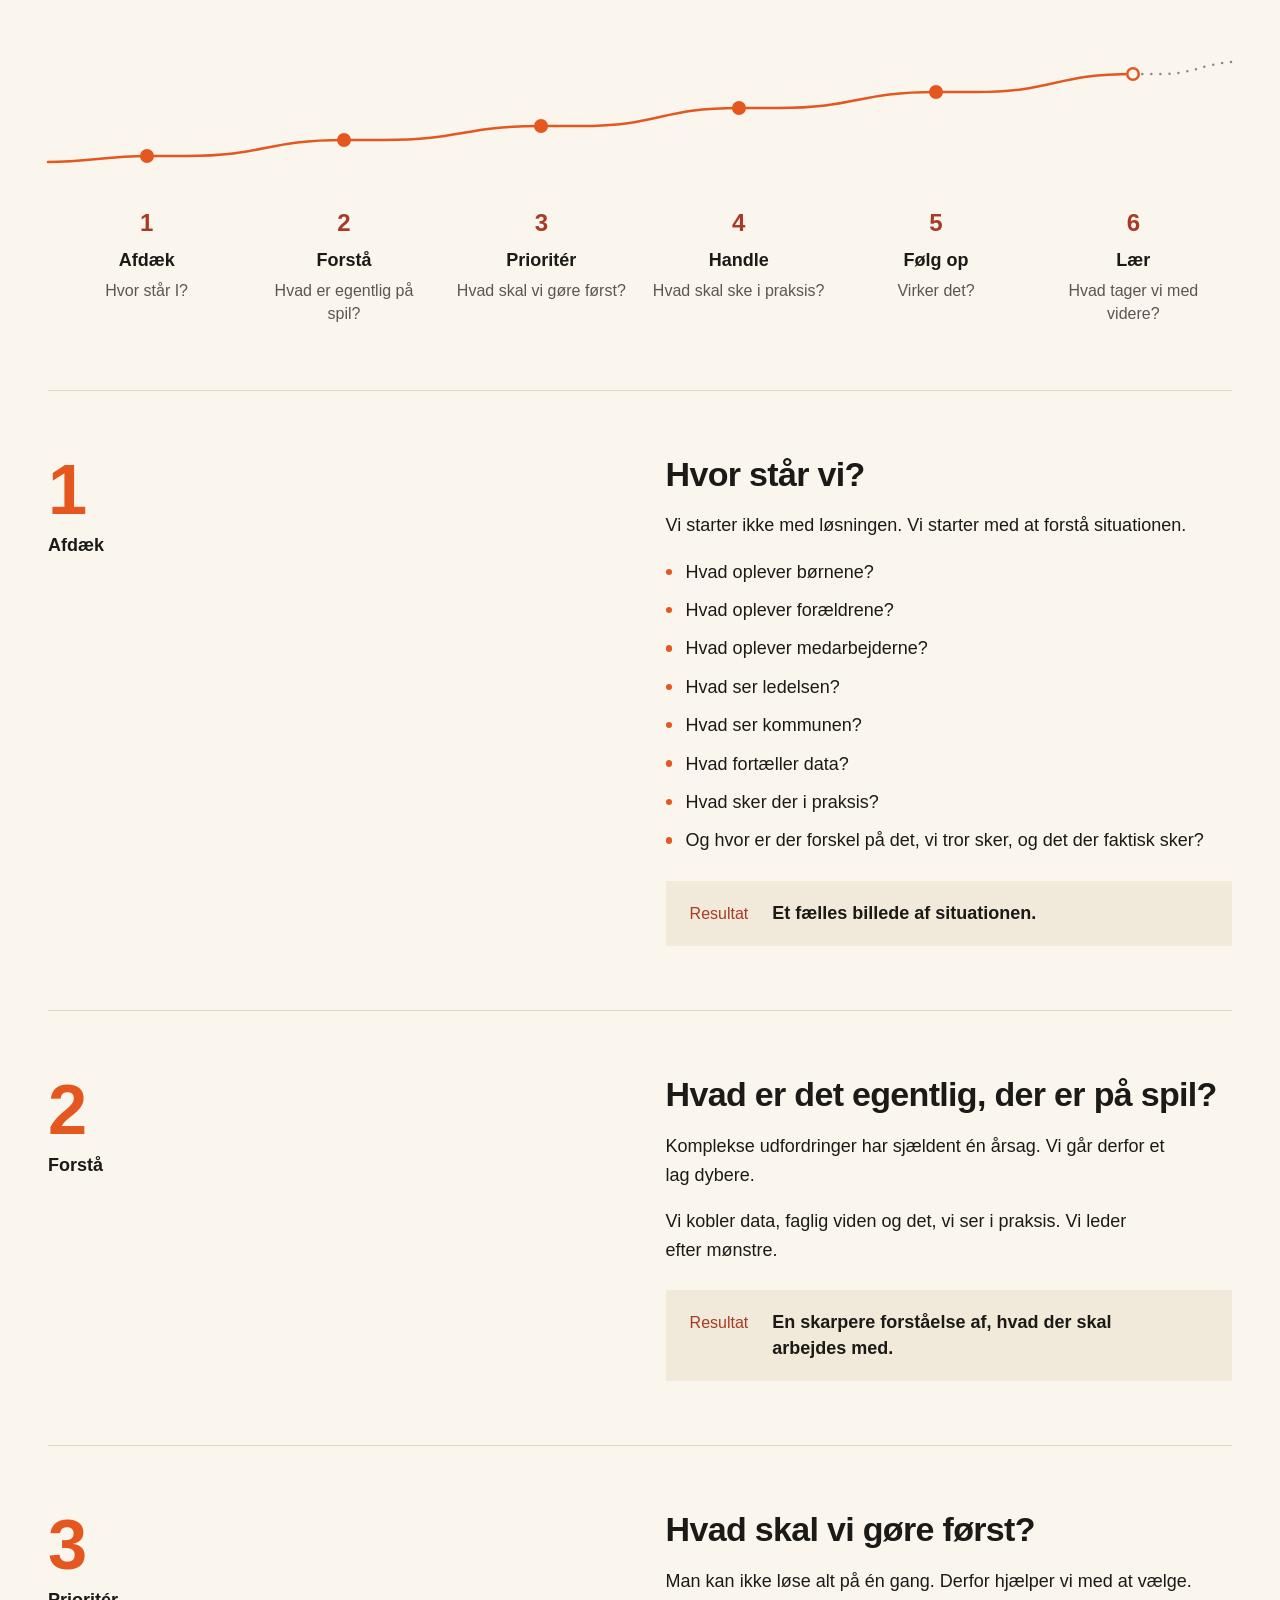
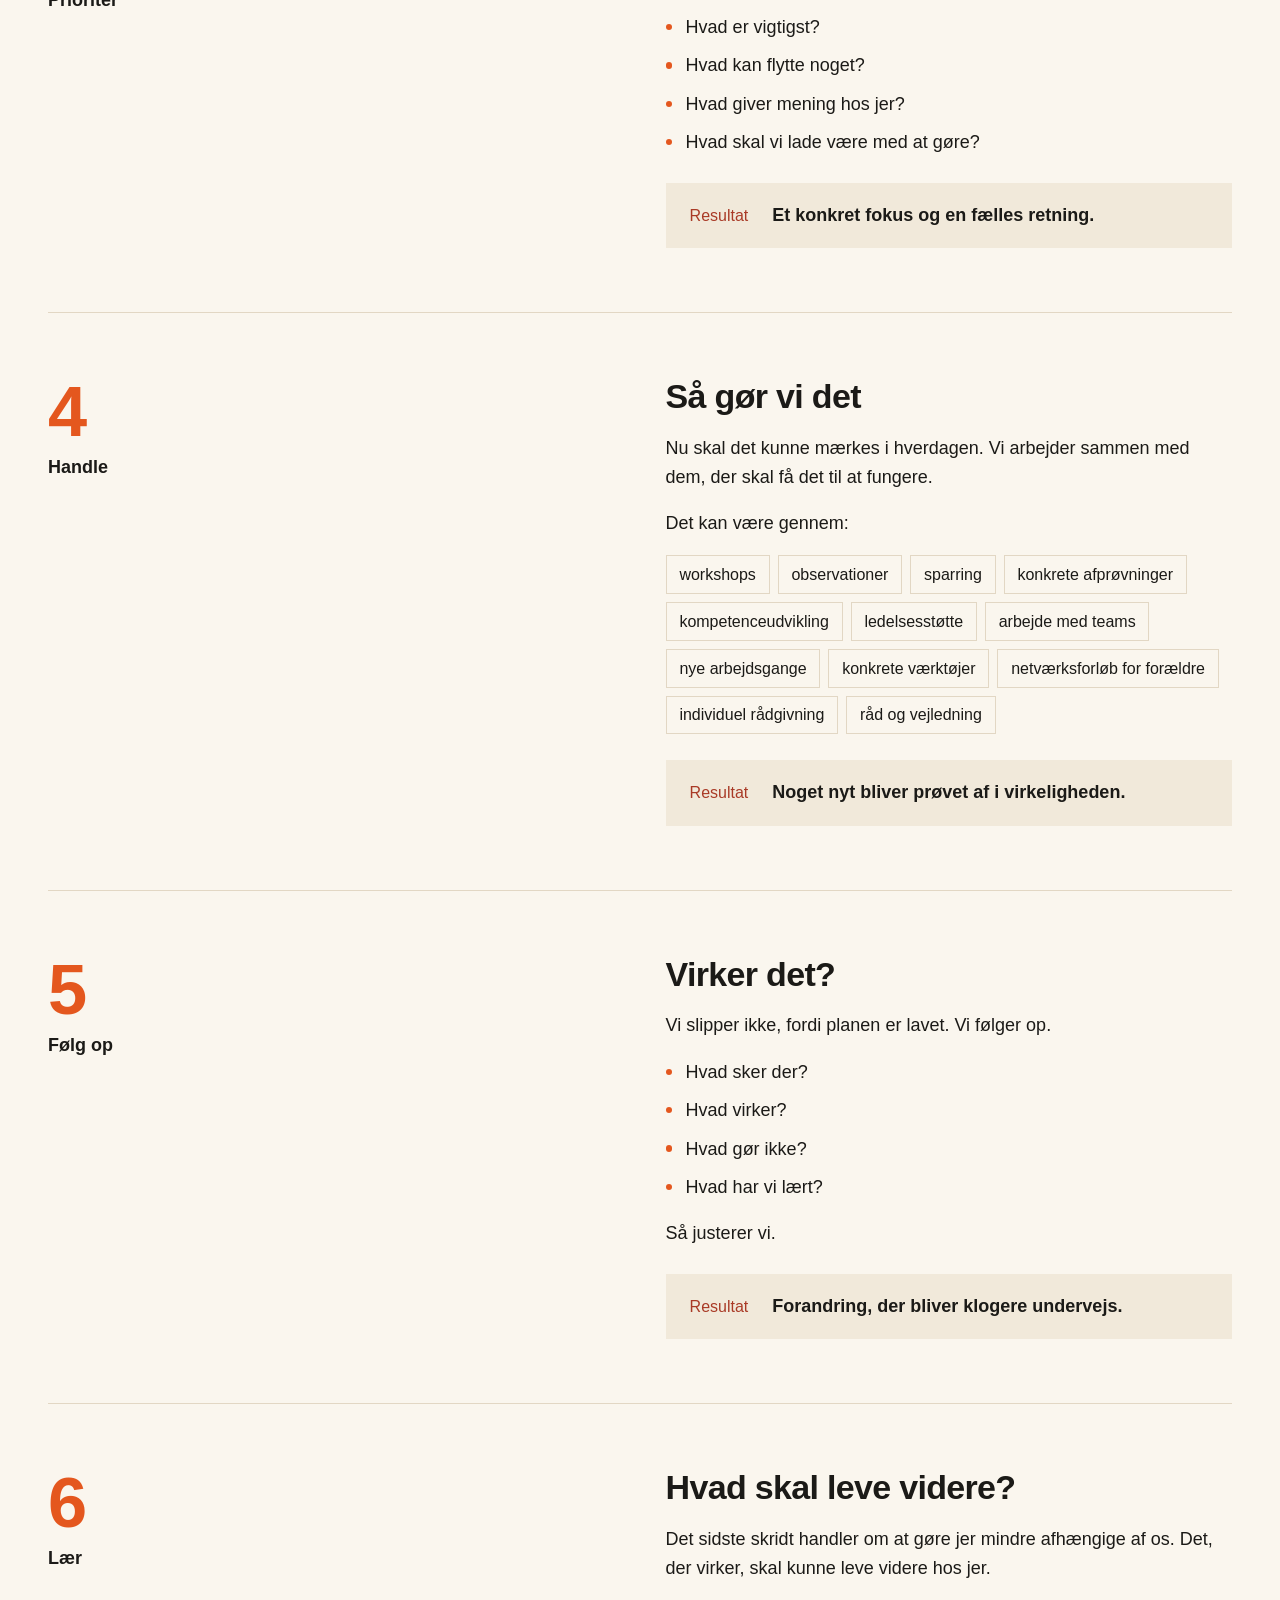
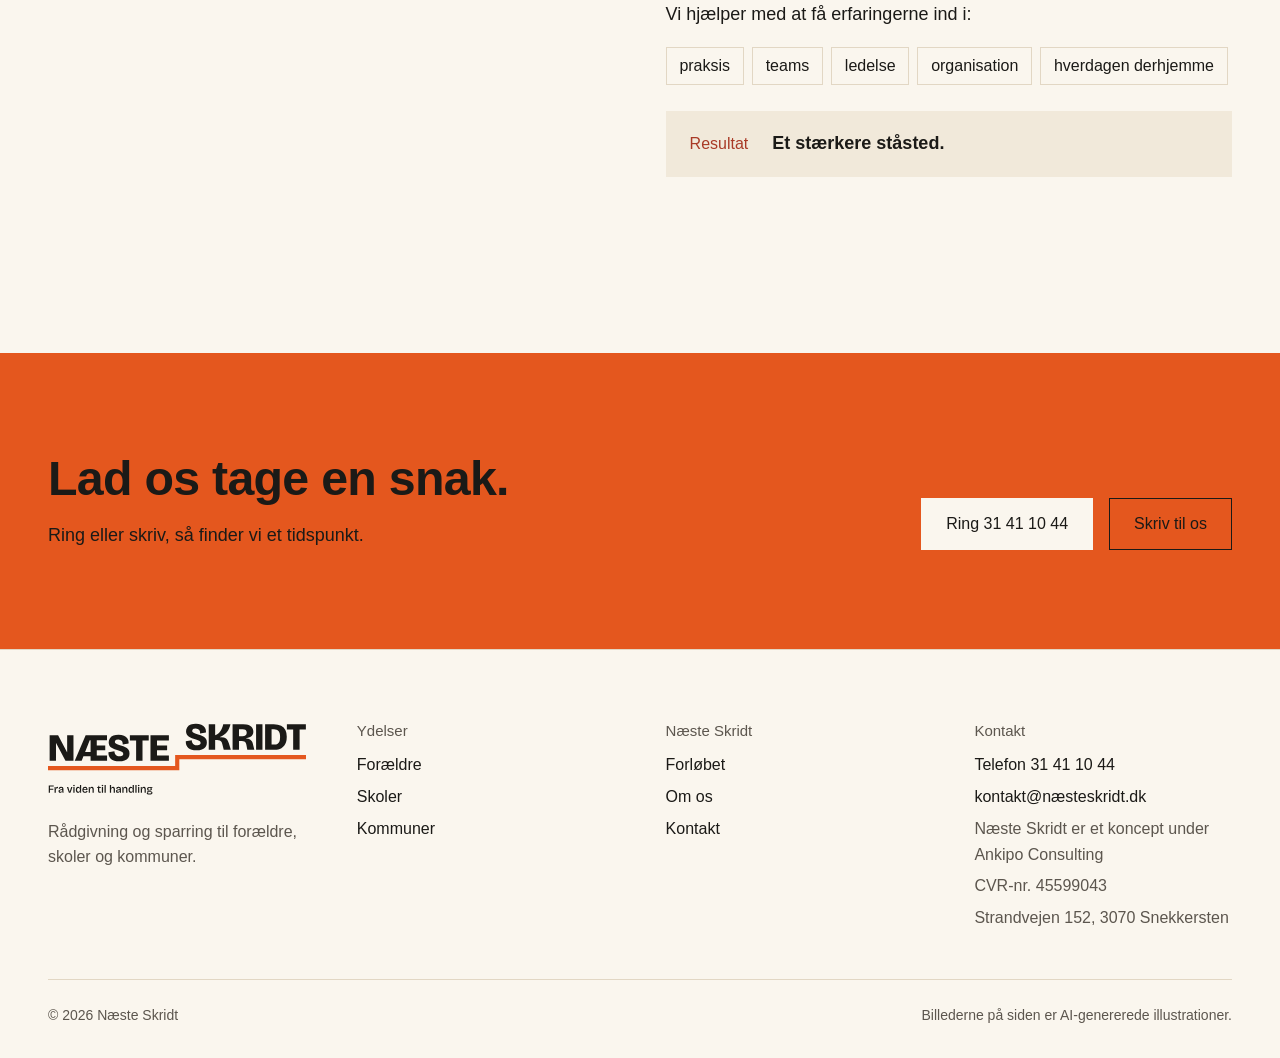
<file: forloebet.html>
<!doctype html>
<html lang="da">
<head>
<meta charset="utf-8">
<meta name="viewport" content="width=device-width, initial-scale=1, viewport-fit=cover">
<title>Forløbet i seks trin – Næste Skridt</title>
<meta name="description" content="Afdæk, forstå, prioritér, handle, følg op og lær. Sådan arbejder vi med forældre, skoler og kommuner fra udfordring til handling.">
<link rel="canonical" href="https://xn--nsteskridt-d6a.dk/forloebet.html">
<meta property="og:type" content="website">
<meta property="og:locale" content="da_DK">
<meta property="og:site_name" content="Næste Skridt">
<meta property="og:title" content="Forløbet i seks trin – Næste Skridt">
<meta property="og:description" content="Afdæk, forstå, prioritér, handle, følg op og lær. Sådan arbejder vi med forældre, skoler og kommuner fra udfordring til handling.">
<meta property="og:url" content="https://xn--nsteskridt-d6a.dk/forloebet.html">
<meta property="og:image" content="https://xn--nsteskridt-d6a.dk/assets/img/og-image.jpg">
<meta property="og:image:width" content="1200">
<meta property="og:image:height" content="630">
<meta property="og:image:alt" content="Næste Skridts logo og teksten Rådgivning til forældre, skoler og kommuner">
<meta name="twitter:card" content="summary_large_image">
<meta name="theme-color" content="#FAF6EE">
<link rel="icon" href="favicon.ico" sizes="any">
<link rel="icon" href="favicon.svg" type="image/svg+xml">
<link rel="apple-touch-icon" href="apple-touch-icon.png">
<link rel="stylesheet" href="assets/css/style.css">
<script>document.documentElement.classList.add('js')</script>
</head>
<body>
<a class="skip" href="#indhold">Spring til indhold</a>
<header class="site-header">
  <div class="wrap site-header__inner">
    <a class="logo" href="index.html" aria-label="Næste Skridt – til forsiden"><picture><source media="(max-width: 40rem)" srcset="assets/img/logo.svg" width="197" height="36"><img class="logo__img" src="assets/img/logo-tagline.svg" width="287" height="80" alt=""></picture></a>
    <button class="menu-btn" type="button" aria-expanded="false" aria-controls="hovedmenu"><span class="menu-btn__bars" aria-hidden="true"></span><span class="menu-btn__label">Menu</span></button>
    <nav class="nav" id="hovedmenu" aria-label="Hovedmenu">
      <ul>
        <li><a href="foraeldre.html">Forældre</a></li><li><a href="skoler.html">Skoler</a></li><li><a href="kommuner.html">Kommuner</a></li><li><a href="forloebet.html" aria-current="page">Forløbet</a></li><li><a href="om-os.html">Om os</a></li>
        <li><a class="btn btn--accent" href="kontakt.html">Kontakt</a></li>
      </ul>
      <p class="nav__contact"><a href="tel:+4531411044">31 41 10 44</a><a href="mailto:kontakt@xn--nsteskridt-d6a.dk">kontakt@næsteskridt.dk</a></p>
    </nav>
  </div>
</header>
<main id="indhold">
<section class="page-hero" aria-labelledby="h-side">
  <div class="wrap page-hero__inner">
    <div class="page-hero__text"><h1 id="h-side">Hvad tilbyder Næste Skridt?</h1><p class="lead">Vi hjælper jer med at finde en vej fra udfordring til handling.</p><div class="actions"><a class="btn" href="tel:+4531411044">Ring 31 41 10 44</a><a class="btn btn--ghost" href="mailto:kontakt@xn--nsteskridt-d6a.dk">Skriv til os</a></div></div>
    <img class="page-hero__img" src="assets/img/foto/hinkeruder-1024.webp" srcset="assets/img/foto/hinkeruder-640.webp 640w, assets/img/foto/hinkeruder-1024.webp 1024w" sizes="(max-width: 56rem) 100vw, 36rem" width="1024" height="765" alt="" fetchpriority="high">
  </div>
</section>
<section class="section section--alt" id="produkt" aria-labelledby="h-produkt">
  <div class="wrap media-text">
    <img src="assets/img/foto/laerer-og-elev-1024.webp" srcset="assets/img/foto/laerer-og-elev-640.webp 640w, assets/img/foto/laerer-og-elev-1024.webp 1024w" sizes="(max-width: 56rem) 100vw, 36rem" width="1024" height="765" alt="" loading="lazy" decoding="async">
    <div class="prose"><h2 id="h-produkt">Find jeres næste skridt</h2><p class="lead">Et praksisnært udviklingsforløb for forældre, skoler og kommuner, der skal fra en kompleks udfordring til konkret handling.</p><p>I arbejder sammen med os gennem hele forløbet. Vi hjælper jer med at finde det rigtige spørgsmål, skabe overblik og få noget til at ske.</p></div>
  </div>
</section>
<section class="section on-cream" id="trin" aria-labelledby="h-trin">
  <div class="wrap">
    <div class="intro"><h2 id="h-trin">Seks trin fra udfordring til handling</h2><p class="lead muted">De seks trin gælder for forældre, skoler og kommuner.</p></div>
    <div class="track" aria-hidden="true">
  <svg viewBox="0 0 1200 140" preserveAspectRatio="none" focusable="false">
    <path class="track__path" d="M0 118 C 40 118 60 112 100 112 H 140 C 220 112 220 96 300 96 H 340 C 420 96 420 82 500 82 H 540 C 620 82 620 64 700 64 H 740 C 820 64 820 48 900 48 H 940 C 1020 48 1020 30 1100 30"/>
    <path class="track__next" d="M1100 30 H 1130 C 1160 30 1170 20 1200 18"/>
  </svg>
  <span class="track__dot"></span><span class="track__dot"></span><span class="track__dot"></span><span class="track__dot"></span><span class="track__dot"></span><span class="track__dot track__dot--open"></span>
</div>
<ol class="steps"><li><a href="#afdaek"><span class="steps__num">1</span><span class="steps__name">Afdæk</span><span class="steps__q">Hvor står I?</span></a></li><li><a href="#forstaa"><span class="steps__num">2</span><span class="steps__name">Forstå</span><span class="steps__q">Hvad er egentlig på spil?</span></a></li><li><a href="#prioriter"><span class="steps__num">3</span><span class="steps__name">Prioritér</span><span class="steps__q">Hvad skal vi gøre først?</span></a></li><li><a href="#handle"><span class="steps__num">4</span><span class="steps__name">Handle</span><span class="steps__q">Hvad skal ske i praksis?</span></a></li><li><a href="#foelg-op"><span class="steps__num">5</span><span class="steps__name">Følg op</span><span class="steps__q">Virker det?</span></a></li><li><a href="#laer"><span class="steps__num">6</span><span class="steps__name">Lær</span><span class="steps__q">Hvad tager vi med videre?</span></a></li></ol>

    <ol class="step-list"><li class="step" id="afdaek"><div class="step__mark" aria-hidden="true"><span class="step__num">1</span><span class="step__name">Afdæk</span></div><div class="step__body"><h3><span class="sr-only">Trin 1, Afdæk: </span>Hvor står vi?</h3><p>Vi starter ikke med løsningen. Vi starter med at forstå situationen.</p><ul class="dots"><li>Hvad oplever børnene?</li><li>Hvad oplever forældrene?</li><li>Hvad oplever medarbejderne?</li><li>Hvad ser ledelsen?</li><li>Hvad ser kommunen?</li><li>Hvad fortæller data?</li><li>Hvad sker der i praksis?</li><li>Og hvor er der forskel på det, vi tror sker, og det der faktisk sker?</li></ul><p class="result"><span class="result__label">Resultat</span> <span class="result__text">Et fælles billede af situationen.</span></p></div></li><li class="step" id="forstaa"><div class="step__mark" aria-hidden="true"><span class="step__num">2</span><span class="step__name">Forstå</span></div><div class="step__body"><h3><span class="sr-only">Trin 2, Forstå: </span>Hvad er det egentlig, der er på spil?</h3><p>Komplekse udfordringer har sjældent én årsag. Vi går derfor et lag dybere.</p><p>Vi kobler data, faglig viden og det, vi ser i praksis. Vi leder efter mønstre.</p><p class="result"><span class="result__label">Resultat</span> <span class="result__text">En skarpere forståelse af, hvad der skal arbejdes med.</span></p></div></li><li class="step" id="prioriter"><div class="step__mark" aria-hidden="true"><span class="step__num">3</span><span class="step__name">Prioritér</span></div><div class="step__body"><h3><span class="sr-only">Trin 3, Prioritér: </span>Hvad skal vi gøre først?</h3><p>Man kan ikke løse alt på én gang. Derfor hjælper vi med at vælge.</p><ul class="dots"><li>Hvad er vigtigst?</li><li>Hvad kan flytte noget?</li><li>Hvad giver mening hos jer?</li><li>Hvad skal vi lade være med at gøre?</li></ul><p class="result"><span class="result__label">Resultat</span> <span class="result__text">Et konkret fokus og en fælles retning.</span></p></div></li><li class="step" id="handle"><div class="step__mark" aria-hidden="true"><span class="step__num">4</span><span class="step__name">Handle</span></div><div class="step__body"><h3><span class="sr-only">Trin 4, Handle: </span>Så gør vi det</h3><p>Nu skal det kunne mærkes i hverdagen. Vi arbejder sammen med dem, der skal få det til at fungere.</p><p>Det kan være gennem:</p><ul class="tags"><li>workshops</li><li>observationer</li><li>sparring</li><li>konkrete afprøvninger</li><li>kompetenceudvikling</li><li>ledelsesstøtte</li><li>arbejde med teams</li><li>nye arbejdsgange</li><li>konkrete værktøjer</li><li>netværksforløb for forældre</li><li>individuel rådgivning</li><li>råd og vejledning</li></ul><p class="result"><span class="result__label">Resultat</span> <span class="result__text">Noget nyt bliver prøvet af i virkeligheden.</span></p></div></li><li class="step" id="foelg-op"><div class="step__mark" aria-hidden="true"><span class="step__num">5</span><span class="step__name">Følg op</span></div><div class="step__body"><h3><span class="sr-only">Trin 5, Følg op: </span>Virker det?</h3><p>Vi slipper ikke, fordi planen er lavet. Vi følger op.</p><ul class="dots"><li>Hvad sker der?</li><li>Hvad virker?</li><li>Hvad gør ikke?</li><li>Hvad har vi lært?</li></ul><p>Så justerer vi.</p><p class="result"><span class="result__label">Resultat</span> <span class="result__text">Forandring, der bliver klogere undervejs.</span></p></div></li><li class="step" id="laer"><div class="step__mark" aria-hidden="true"><span class="step__num">6</span><span class="step__name">Lær</span></div><div class="step__body"><h3><span class="sr-only">Trin 6, Lær: </span>Hvad skal leve videre?</h3><p>Det sidste skridt handler om at gøre jer mindre afhængige af os. Det, der virker, skal kunne leve videre hos jer.</p><p>Vi hjælper med at få erfaringerne ind i:</p><ul class="tags"><li>praksis</li><li>teams</li><li>ledelse</li><li>organisation</li><li>hverdagen derhjemme</li></ul><p class="result"><span class="result__label">Resultat</span> <span class="result__text">Et stærkere ståsted.</span></p></div></li></ol>
  </div>
</section>
<section class="band" aria-labelledby="h-band">
  <div class="wrap band__inner">
    <div><h2 id="h-band">Lad os tage en snak.</h2><p>Ring eller skriv, så finder vi et tidspunkt.</p></div>
    <div class="actions"><a class="btn" href="tel:+4531411044">Ring 31 41 10 44</a><a class="btn btn--ghost" href="mailto:kontakt@xn--nsteskridt-d6a.dk">Skriv til os</a></div>
  </div>
</section>
</main>
<footer class="site-footer">
  <div class="wrap">
    <div class="footer__grid">
      <div class="footer__brand">
        <a class="logo" href="index.html"><img src="assets/img/logo-tagline.svg" width="287" height="80" alt="Næste Skridt – Fra viden til handling. Til forsiden"></a>
        <p>Rådgivning og sparring til forældre, skoler og kommuner.</p>
      </div>
      <nav aria-labelledby="f-ydelser"><h2 id="f-ydelser">Ydelser</h2><ul><li><a href="foraeldre.html">Forældre</a></li><li><a href="skoler.html">Skoler</a></li><li><a href="kommuner.html">Kommuner</a></li></ul></nav>
      <nav aria-labelledby="f-om"><h2 id="f-om">Næste Skridt</h2><ul><li><a href="forloebet.html">Forløbet</a></li><li><a href="om-os.html">Om os</a></li><li><a href="kontakt.html">Kontakt</a></li></ul></nav>
      <div>
        <h2 id="f-kontakt">Kontakt</h2>
        <address class="footer__contact" aria-labelledby="f-kontakt">
          <a href="tel:+4531411044">Telefon 31 41 10 44</a>
          <a href="mailto:kontakt@xn--nsteskridt-d6a.dk">kontakt@næsteskridt.dk</a>
          <span class="small">Næste Skridt er et koncept under Ankipo Consulting</span>
          <span class="small">CVR-nr. 45599043</span>
          <span class="small">Strandvejen 152, 3070 Snekkersten</span>
        </address>
      </div>
    </div>
    <div class="footer__base">
      <p>© 2026 Næste Skridt</p>
      <p>Billederne på siden er AI-genererede illustrationer.</p>
    </div>
  </div>
</footer>
<script src="assets/js/site.js" defer></script>
</body>
</html>
</file>
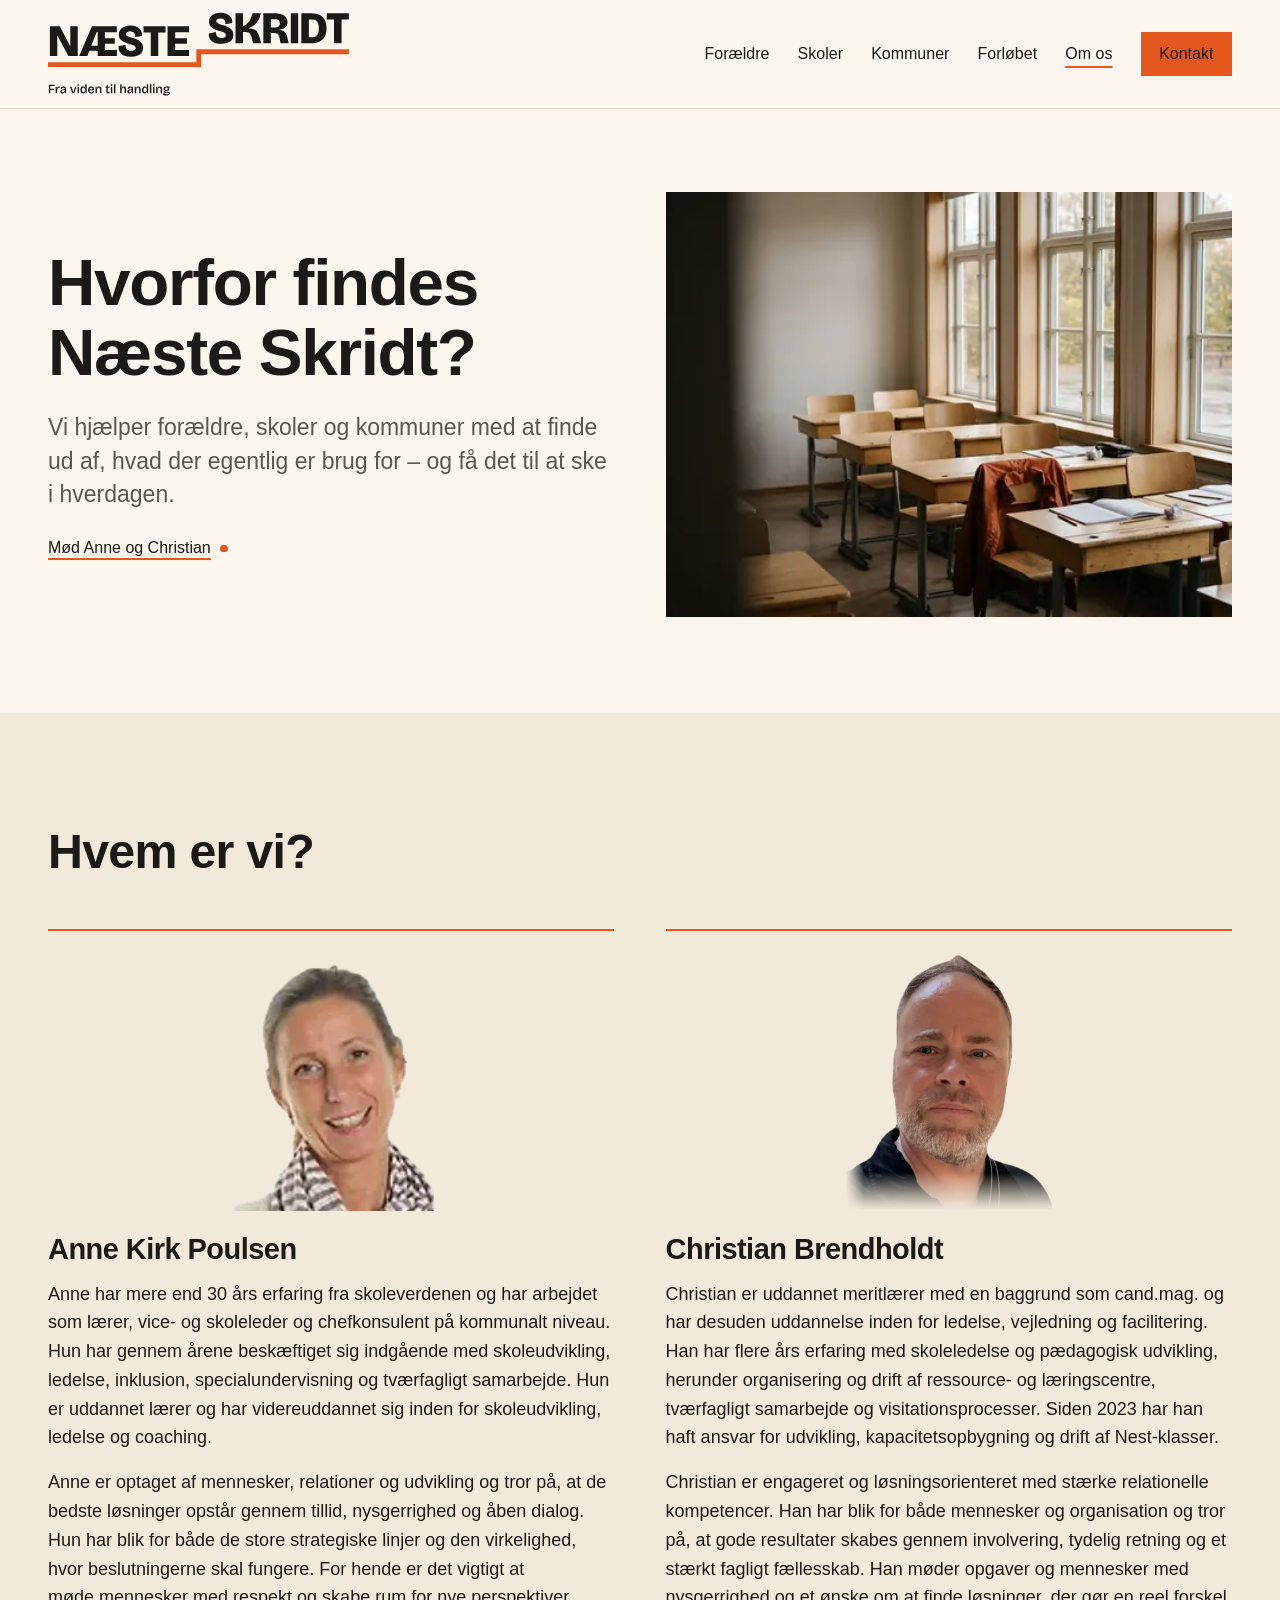
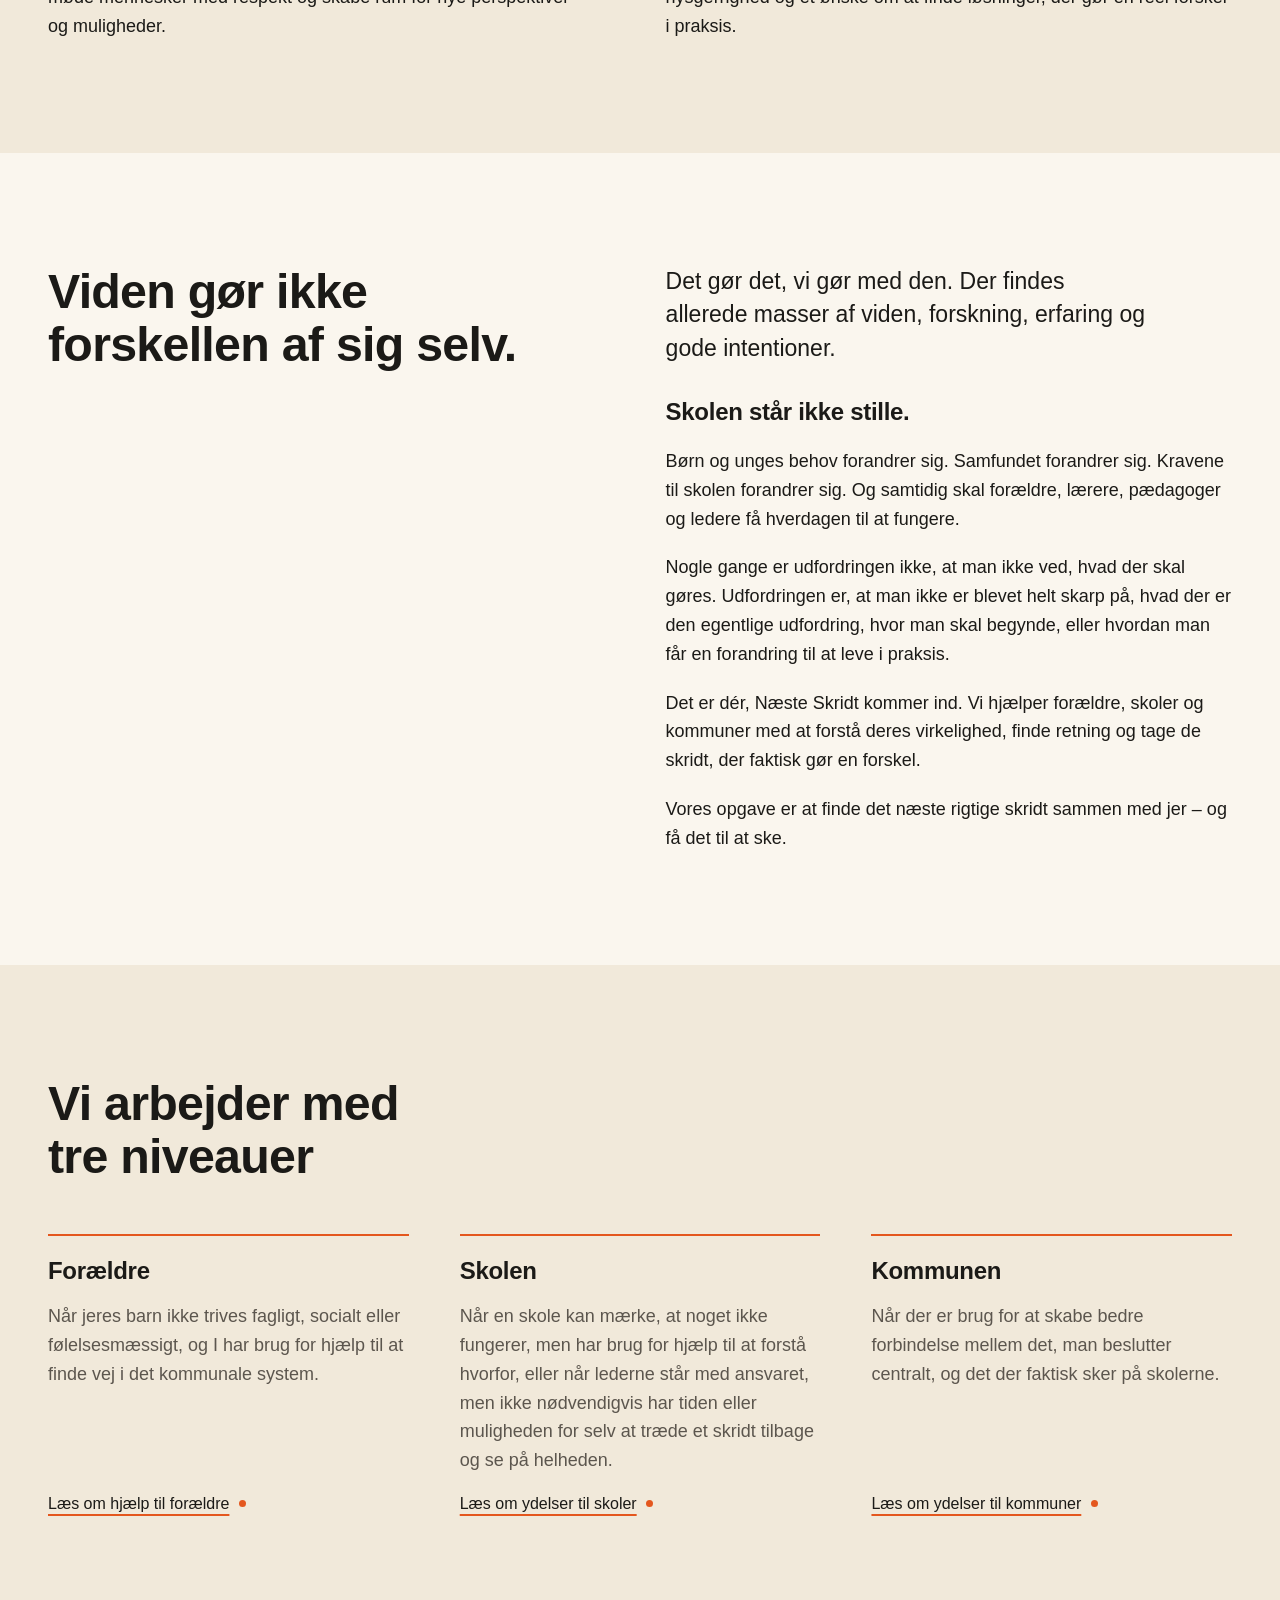
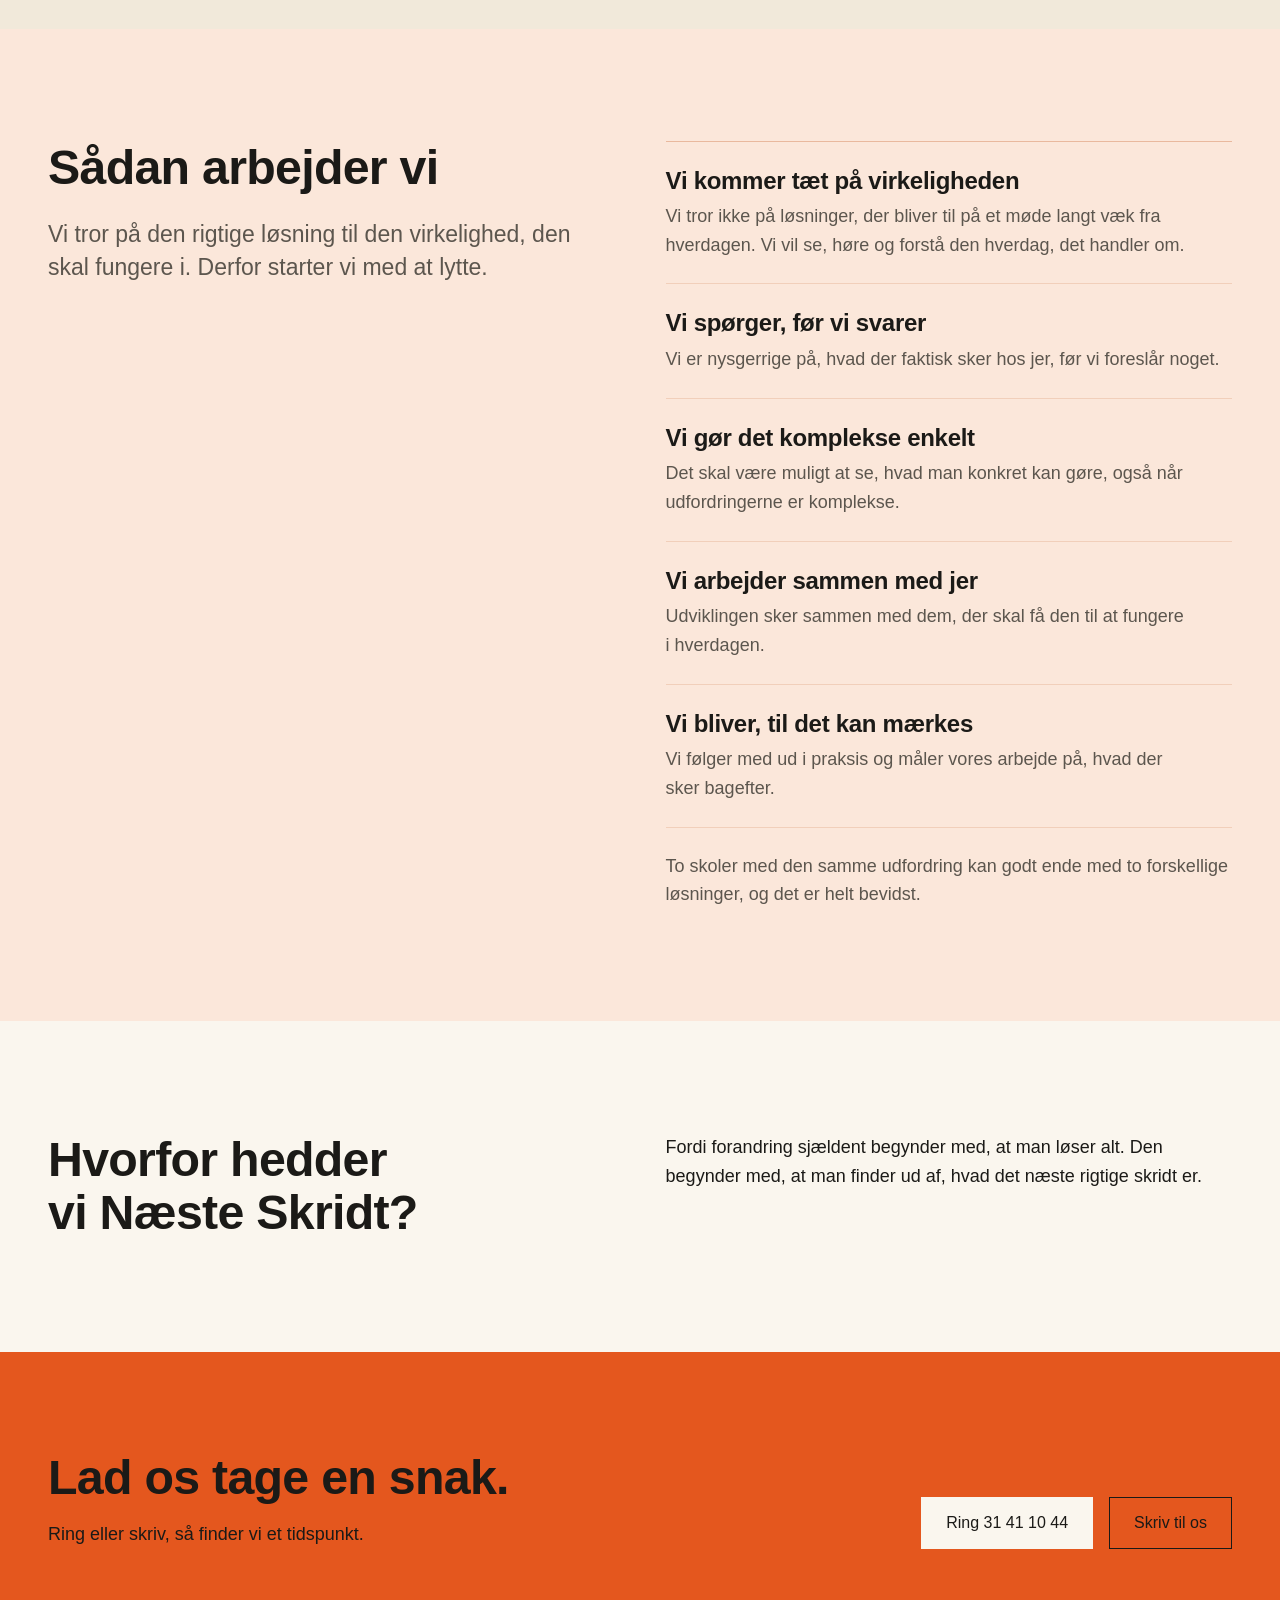
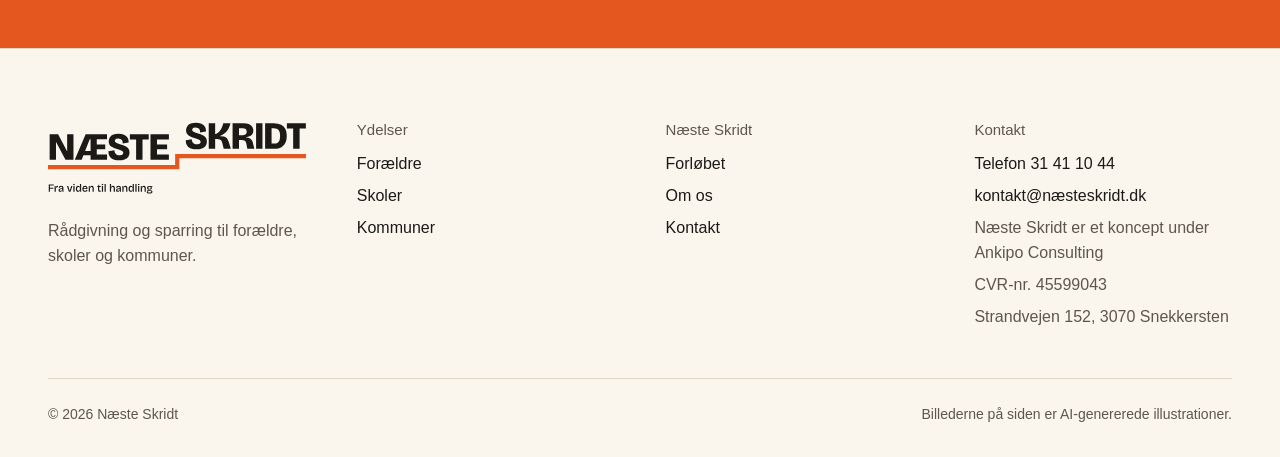
<file: hvem-er-vi.html>
<!doctype html>
<html lang="da">
<head>
<meta charset="utf-8">
<title>Om os – Næste Skridt</title>
<script>location.replace('om-os.html' + location.hash);</script>
<meta http-equiv="refresh" content="0; url=om-os.html">
<meta name="robots" content="noindex, follow">
<link rel="canonical" href="https://xn--nsteskridt-d6a.dk/om-os.html">
</head>
<body>
<p>Siden er flyttet til <a href="om-os.html">Om os</a>.</p>
</body>
</html>
</file>
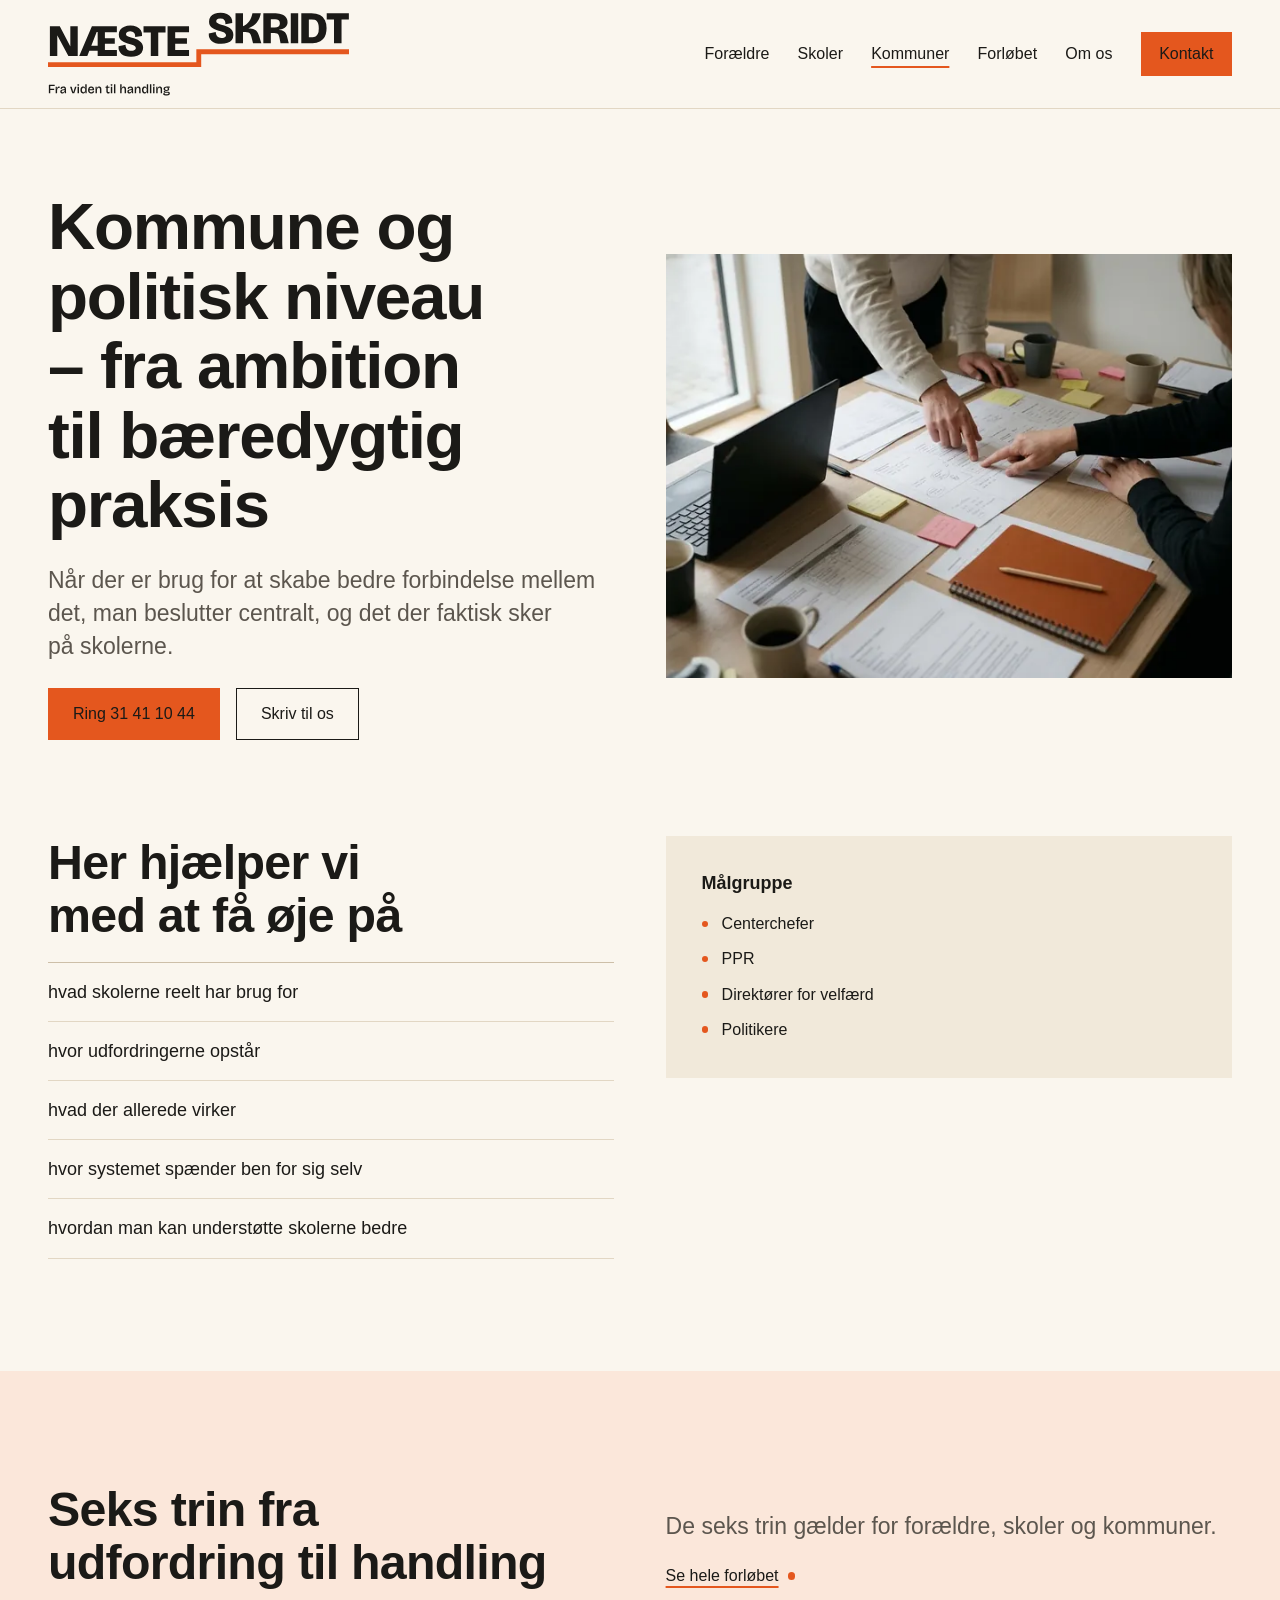
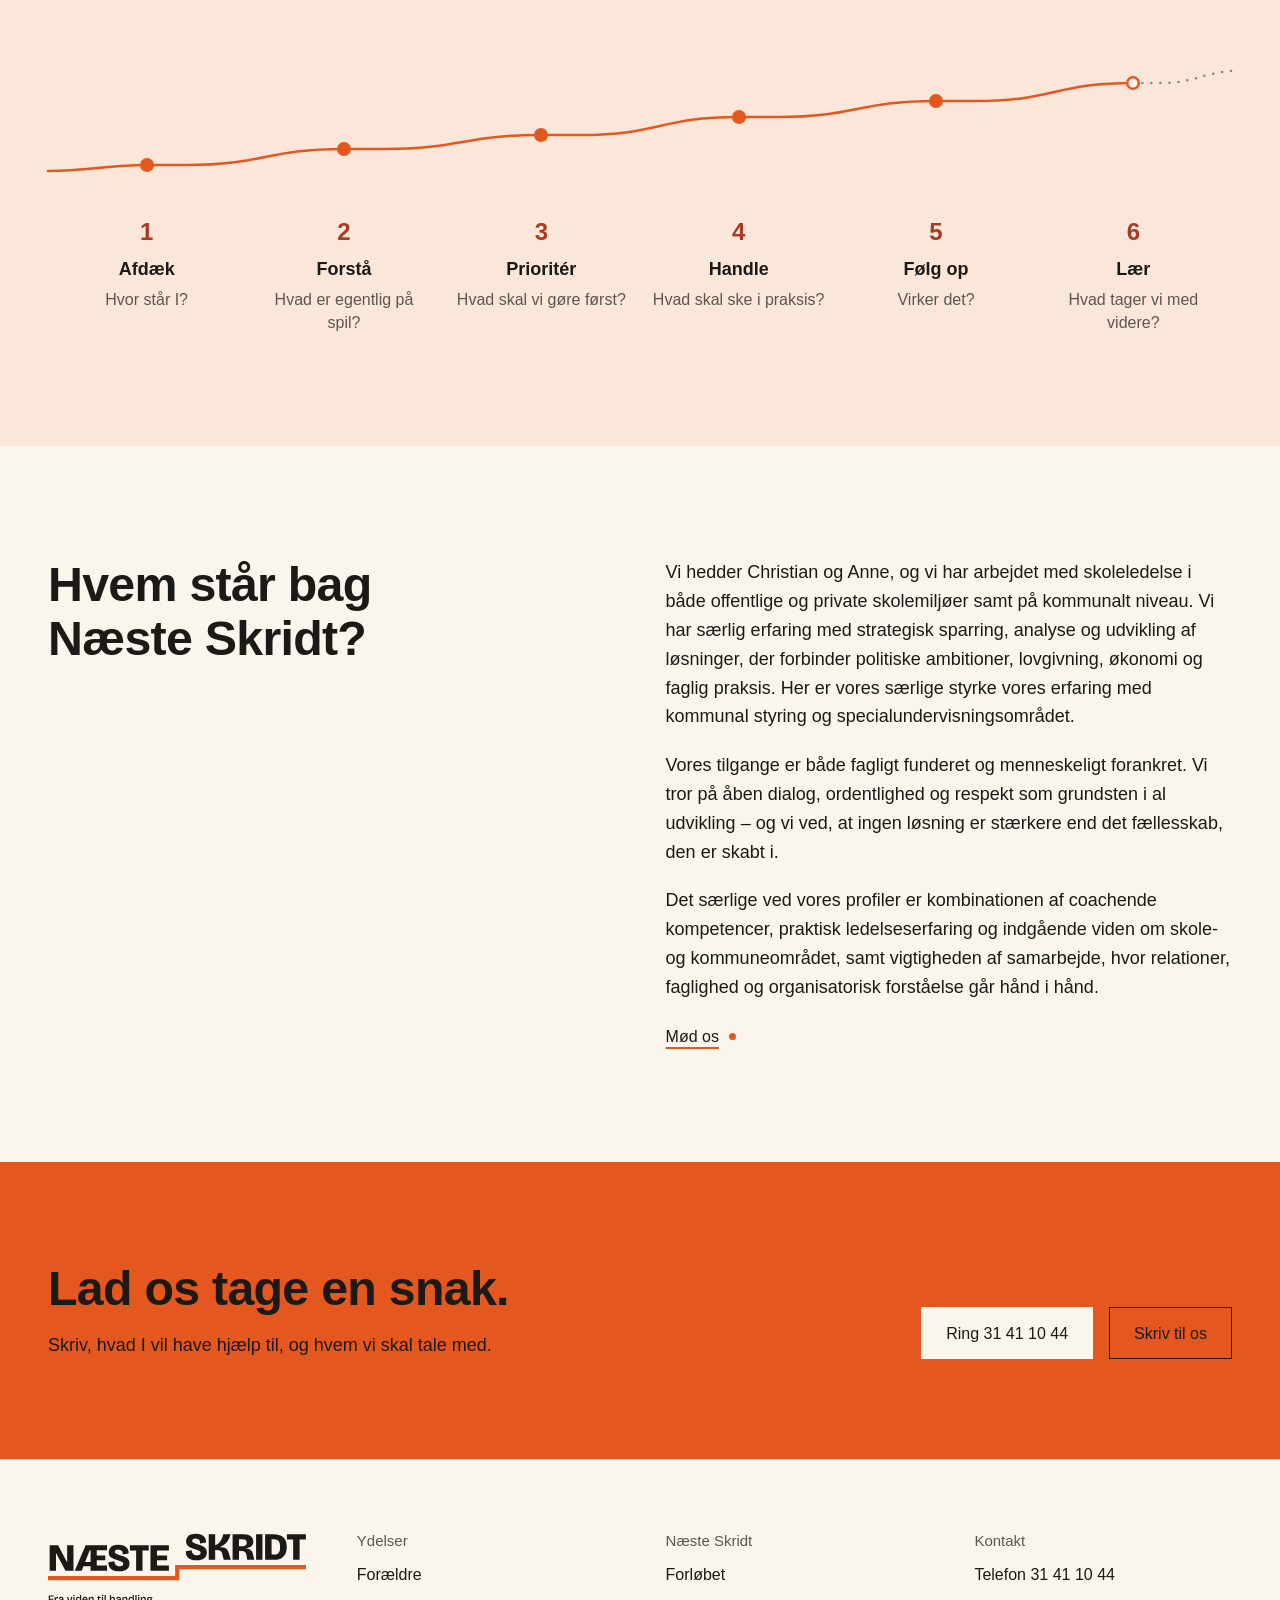
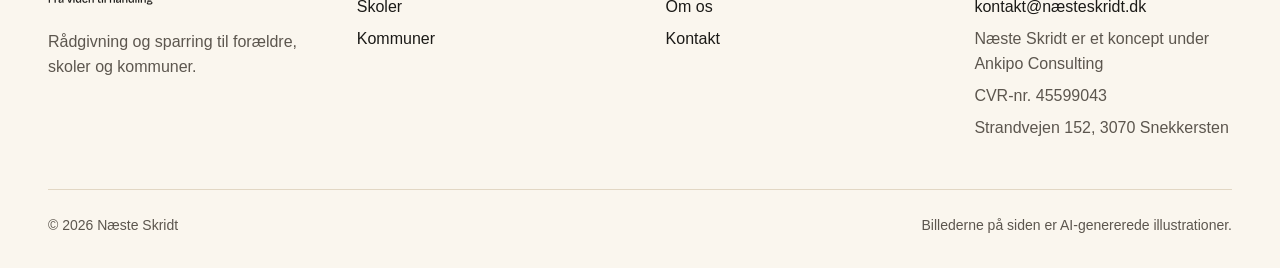
<file: kommuner.html>
<!doctype html>
<html lang="da">
<head>
<meta charset="utf-8">
<meta name="viewport" content="width=device-width, initial-scale=1, viewport-fit=cover">
<title>Rådgivning til kommuner – Næste Skridt</title>
<meta name="description" content="Sparring til centerchefer, PPR, direktører for velfærd og politikere, når beslutninger og praksis på skolerne skal hænge bedre sammen.">
<link rel="canonical" href="https://xn--nsteskridt-d6a.dk/kommuner.html">
<meta property="og:type" content="website">
<meta property="og:locale" content="da_DK">
<meta property="og:site_name" content="Næste Skridt">
<meta property="og:title" content="Rådgivning til kommuner – Næste Skridt">
<meta property="og:description" content="Sparring til centerchefer, PPR, direktører for velfærd og politikere, når beslutninger og praksis på skolerne skal hænge bedre sammen.">
<meta property="og:url" content="https://xn--nsteskridt-d6a.dk/kommuner.html">
<meta property="og:image" content="https://xn--nsteskridt-d6a.dk/assets/img/og-image.jpg">
<meta property="og:image:width" content="1200">
<meta property="og:image:height" content="630">
<meta property="og:image:alt" content="Næste Skridts logo og teksten Rådgivning til forældre, skoler og kommuner">
<meta name="twitter:card" content="summary_large_image">
<meta name="theme-color" content="#FAF6EE">
<link rel="icon" href="favicon.ico" sizes="any">
<link rel="icon" href="favicon.svg" type="image/svg+xml">
<link rel="apple-touch-icon" href="apple-touch-icon.png">
<link rel="stylesheet" href="assets/css/style.css">
<script>document.documentElement.classList.add('js')</script>
</head>
<body>
<a class="skip" href="#indhold">Spring til indhold</a>
<header class="site-header">
  <div class="wrap site-header__inner">
    <a class="logo" href="index.html" aria-label="Næste Skridt – til forsiden"><picture><source media="(max-width: 40rem)" srcset="assets/img/logo.svg" width="197" height="36"><img class="logo__img" src="assets/img/logo-tagline.svg" width="287" height="80" alt=""></picture></a>
    <button class="menu-btn" type="button" aria-expanded="false" aria-controls="hovedmenu"><span class="menu-btn__bars" aria-hidden="true"></span><span class="menu-btn__label">Menu</span></button>
    <nav class="nav" id="hovedmenu" aria-label="Hovedmenu">
      <ul>
        <li><a href="foraeldre.html">Forældre</a></li><li><a href="skoler.html">Skoler</a></li><li><a href="kommuner.html" aria-current="page">Kommuner</a></li><li><a href="forloebet.html">Forløbet</a></li><li><a href="om-os.html">Om os</a></li>
        <li><a class="btn btn--accent" href="kontakt.html">Kontakt</a></li>
      </ul>
      <p class="nav__contact"><a href="tel:+4531411044">31 41 10 44</a><a href="mailto:kontakt@xn--nsteskridt-d6a.dk">kontakt@næsteskridt.dk</a></p>
    </nav>
  </div>
</header>
<main id="indhold">
<section class="page-hero" aria-labelledby="h-side">
  <div class="wrap page-hero__inner">
    <div class="page-hero__text"><h1 id="h-side">Kommune og politisk niveau – fra ambition til bæredygtig praksis</h1><p class="lead">Når der er brug for at skabe bedre forbindelse mellem det, man beslutter centralt, og det der faktisk sker på skolerne.</p><div class="actions"><a class="btn" href="tel:+4531411044">Ring 31 41 10 44</a><a class="btn btn--ghost" href="mailto:kontakt@xn--nsteskridt-d6a.dk?subject=Henvendelse%20fra%20kommune">Skriv til os</a></div></div>
    <img class="page-hero__img" src="assets/img/foto/planlaegning-1024.webp" srcset="assets/img/foto/planlaegning-640.webp 640w, assets/img/foto/planlaegning-1024.webp 1024w" sizes="(max-width: 56rem) 100vw, 36rem" width="1024" height="765" alt="" fetchpriority="high">
  </div>
</section>
<section class="section section--flush-top" aria-labelledby="h-oeje">
  <div class="wrap body-aside">
    <div class="prose"><h2 id="h-oeje">Her hjælper vi med at få øje på</h2><ul class="rows"><li>hvad skolerne reelt har brug for</li><li>hvor udfordringerne opstår</li><li>hvad der allerede virker</li><li>hvor systemet spænder ben for sig selv</li><li>hvordan man kan understøtte skolerne bedre</li></ul></div>
    <aside class="box" aria-labelledby="h-maal"><h2 id="h-maal">Målgruppe</h2><ul class="dots"><li>Centerchefer</li><li>PPR</li><li>Direktører for velfærd</li><li>Politikere</li></ul></aside>
  </div>
</section>
<section class="section section--warm" aria-labelledby="h-trin">
  <div class="wrap">
    <div class="intro">
      <h2 id="h-trin">Seks trin fra udfordring til handling</h2>
      <div class="stack"><p class="lead muted">De seks trin gælder for forældre, skoler og kommuner.</p><a class="link" href="forloebet.html">Se hele forløbet</a></div>
    </div>
    <div class="track" aria-hidden="true">
  <svg viewBox="0 0 1200 140" preserveAspectRatio="none" focusable="false">
    <path class="track__path" d="M0 118 C 40 118 60 112 100 112 H 140 C 220 112 220 96 300 96 H 340 C 420 96 420 82 500 82 H 540 C 620 82 620 64 700 64 H 740 C 820 64 820 48 900 48 H 940 C 1020 48 1020 30 1100 30"/>
    <path class="track__next" d="M1100 30 H 1130 C 1160 30 1170 20 1200 18"/>
  </svg>
  <span class="track__dot"></span><span class="track__dot"></span><span class="track__dot"></span><span class="track__dot"></span><span class="track__dot"></span><span class="track__dot track__dot--open"></span>
</div>
<ol class="steps"><li><a href="forloebet.html#afdaek"><span class="steps__num">1</span><span class="steps__name">Afdæk</span><span class="steps__q">Hvor står I?</span></a></li><li><a href="forloebet.html#forstaa"><span class="steps__num">2</span><span class="steps__name">Forstå</span><span class="steps__q">Hvad er egentlig på spil?</span></a></li><li><a href="forloebet.html#prioriter"><span class="steps__num">3</span><span class="steps__name">Prioritér</span><span class="steps__q">Hvad skal vi gøre først?</span></a></li><li><a href="forloebet.html#handle"><span class="steps__num">4</span><span class="steps__name">Handle</span><span class="steps__q">Hvad skal ske i praksis?</span></a></li><li><a href="forloebet.html#foelg-op"><span class="steps__num">5</span><span class="steps__name">Følg op</span><span class="steps__q">Virker det?</span></a></li><li><a href="forloebet.html#laer"><span class="steps__num">6</span><span class="steps__name">Lær</span><span class="steps__q">Hvad tager vi med videre?</span></a></li></ol>

  </div>
</section>
<section class="section" aria-labelledby="h-bag">
  <div class="wrap split-head">
    <h2 id="h-bag">Hvem står bag Næste Skridt?</h2>
    <div class="prose"><p>Vi hedder Christian og Anne, og vi har arbejdet med skoleledelse i både offentlige og private skolemiljøer samt på kommunalt niveau. Vi har særlig erfaring med strategisk sparring, analyse og udvikling af løsninger, der forbinder politiske ambitioner, lovgivning, økonomi og faglig praksis. Her er vores særlige styrke vores erfaring med kommunal styring og specialundervisningsområdet.</p><p>Vores tilgange er både fagligt funderet og menneskeligt forankret. Vi tror på åben dialog, ordentlighed og respekt som grundsten i al udvikling – og vi ved, at ingen løsning er stærkere end det fællesskab, den er skabt i.</p><p>Det særlige ved vores profiler er kombinationen af coachende kompetencer, praktisk ledelseserfaring og indgående viden om skole- og kommuneområdet, samt vigtigheden af samarbejde, hvor relationer, faglighed og organisatorisk forståelse går hånd i hånd.</p><p><a class="link" href="om-os.html#moed-os">Mød os</a></p></div>
  </div>
</section>
<section class="band" aria-labelledby="h-band">
  <div class="wrap band__inner">
    <div><h2 id="h-band">Lad os tage en snak.</h2><p>Skriv, hvad I vil have hjælp til, og hvem vi skal tale med.</p></div>
    <div class="actions"><a class="btn" href="tel:+4531411044">Ring 31 41 10 44</a><a class="btn btn--ghost" href="mailto:kontakt@xn--nsteskridt-d6a.dk?subject=Henvendelse%20fra%20kommune">Skriv til os</a></div>
  </div>
</section>
</main>
<footer class="site-footer">
  <div class="wrap">
    <div class="footer__grid">
      <div class="footer__brand">
        <a class="logo" href="index.html"><img src="assets/img/logo-tagline.svg" width="287" height="80" alt="Næste Skridt – Fra viden til handling. Til forsiden"></a>
        <p>Rådgivning og sparring til forældre, skoler og kommuner.</p>
      </div>
      <nav aria-labelledby="f-ydelser"><h2 id="f-ydelser">Ydelser</h2><ul><li><a href="foraeldre.html">Forældre</a></li><li><a href="skoler.html">Skoler</a></li><li><a href="kommuner.html">Kommuner</a></li></ul></nav>
      <nav aria-labelledby="f-om"><h2 id="f-om">Næste Skridt</h2><ul><li><a href="forloebet.html">Forløbet</a></li><li><a href="om-os.html">Om os</a></li><li><a href="kontakt.html">Kontakt</a></li></ul></nav>
      <div>
        <h2 id="f-kontakt">Kontakt</h2>
        <address class="footer__contact" aria-labelledby="f-kontakt">
          <a href="tel:+4531411044">Telefon 31 41 10 44</a>
          <a href="mailto:kontakt@xn--nsteskridt-d6a.dk">kontakt@næsteskridt.dk</a>
          <span class="small">Næste Skridt er et koncept under Ankipo Consulting</span>
          <span class="small">CVR-nr. 45599043</span>
          <span class="small">Strandvejen 152, 3070 Snekkersten</span>
        </address>
      </div>
    </div>
    <div class="footer__base">
      <p>© 2026 Næste Skridt</p>
      <p>Billederne på siden er AI-genererede illustrationer.</p>
    </div>
  </div>
</footer>
<script src="assets/js/site.js" defer></script>
</body>
</html>
</file>
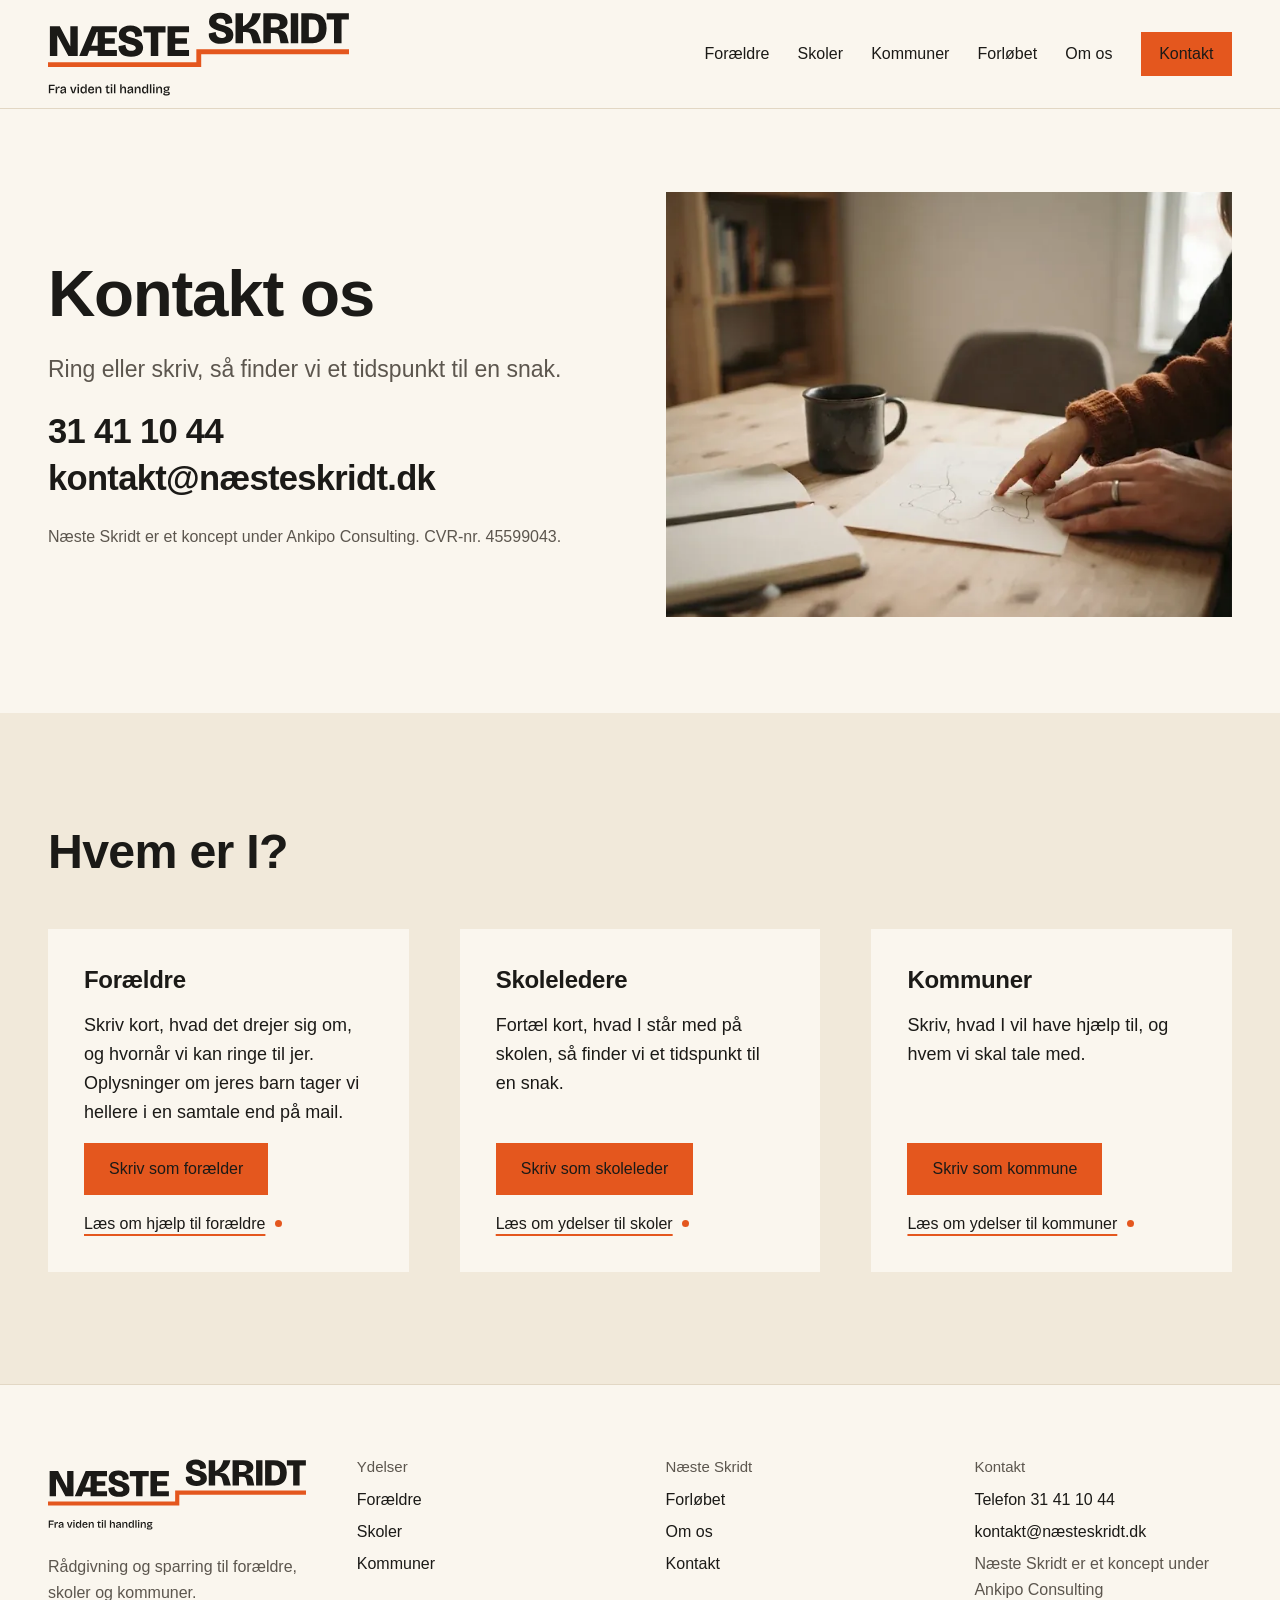
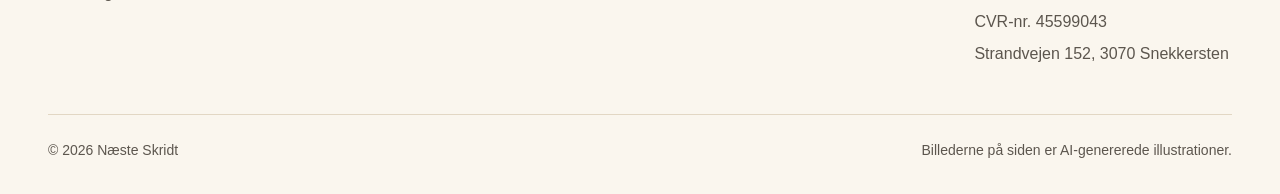
<file: kontakt.html>
<!doctype html>
<html lang="da">
<head>
<meta charset="utf-8">
<meta name="viewport" content="width=device-width, initial-scale=1, viewport-fit=cover">
<title>Kontakt – Næste Skridt</title>
<meta name="description" content="Ring på 31 41 10 44 eller skriv til kontakt@næsteskridt.dk. Næste Skridt er et koncept under Ankipo Consulting.">
<link rel="canonical" href="https://xn--nsteskridt-d6a.dk/kontakt.html">
<meta property="og:type" content="website">
<meta property="og:locale" content="da_DK">
<meta property="og:site_name" content="Næste Skridt">
<meta property="og:title" content="Kontakt – Næste Skridt">
<meta property="og:description" content="Ring på 31 41 10 44 eller skriv til kontakt@næsteskridt.dk. Næste Skridt er et koncept under Ankipo Consulting.">
<meta property="og:url" content="https://xn--nsteskridt-d6a.dk/kontakt.html">
<meta property="og:image" content="https://xn--nsteskridt-d6a.dk/assets/img/og-image.jpg">
<meta property="og:image:width" content="1200">
<meta property="og:image:height" content="630">
<meta property="og:image:alt" content="Næste Skridts logo og teksten Rådgivning til forældre, skoler og kommuner">
<meta name="twitter:card" content="summary_large_image">
<meta name="theme-color" content="#FAF6EE">
<link rel="icon" href="favicon.ico" sizes="any">
<link rel="icon" href="favicon.svg" type="image/svg+xml">
<link rel="apple-touch-icon" href="apple-touch-icon.png">
<link rel="stylesheet" href="assets/css/style.css">
<script>document.documentElement.classList.add('js')</script>
</head>
<body>
<a class="skip" href="#indhold">Spring til indhold</a>
<header class="site-header">
  <div class="wrap site-header__inner">
    <a class="logo" href="index.html" aria-label="Næste Skridt – til forsiden"><picture><source media="(max-width: 40rem)" srcset="assets/img/logo.svg" width="197" height="36"><img class="logo__img" src="assets/img/logo-tagline.svg" width="287" height="80" alt=""></picture></a>
    <button class="menu-btn" type="button" aria-expanded="false" aria-controls="hovedmenu"><span class="menu-btn__bars" aria-hidden="true"></span><span class="menu-btn__label">Menu</span></button>
    <nav class="nav" id="hovedmenu" aria-label="Hovedmenu">
      <ul>
        <li><a href="foraeldre.html">Forældre</a></li><li><a href="skoler.html">Skoler</a></li><li><a href="kommuner.html">Kommuner</a></li><li><a href="forloebet.html">Forløbet</a></li><li><a href="om-os.html">Om os</a></li>
        <li><a class="btn btn--accent" href="kontakt.html" aria-current="page">Kontakt</a></li>
      </ul>
      <p class="nav__contact"><a href="tel:+4531411044">31 41 10 44</a><a href="mailto:kontakt@xn--nsteskridt-d6a.dk">kontakt@næsteskridt.dk</a></p>
    </nav>
  </div>
</header>
<main id="indhold">
<section class="page-hero page-hero--text-first" aria-labelledby="h-side">
  <div class="wrap page-hero__inner">
    <div class="page-hero__text"><h1 id="h-side">Kontakt os</h1><p class="lead">Ring eller skriv, så finder vi et tidspunkt til en snak.</p><p class="contact-lines"><a href="tel:+4531411044">31 41 10 44</a><a href="mailto:kontakt@xn--nsteskridt-d6a.dk">kontakt@næsteskridt.dk</a></p><p class="fineprint">Næste Skridt er et koncept under Ankipo Consulting. CVR-nr. 45599043.</p></div>
    <img class="page-hero__img" src="assets/img/foto/tegning-704.webp" srcset="assets/img/foto/tegning-480.webp 480w, assets/img/foto/tegning-704.webp 704w" sizes="(max-width: 56rem) 100vw, 36rem" width="704" height="572" alt="" fetchpriority="high">
  </div>
</section>
<section class="section section--alt" aria-labelledby="h-hvem-er-i">
  <div class="wrap"><div class="intro"><h2 id="h-hvem-er-i">Hvem er I?</h2></div>
    <ul class="contact-cards"><li class="contact-card"><h3>Forældre</h3><p>Skriv kort, hvad det drejer sig om, og hvornår vi kan ringe til jer. Oplysninger om jeres barn tager vi hellere i en samtale end på mail.</p><a class="btn" href="mailto:kontakt@xn--nsteskridt-d6a.dk?subject=Henvendelse%20fra%20for%C3%A6lder">Skriv som forælder</a><a class="link" href="foraeldre.html">Læs om hjælp til forældre</a></li><li class="contact-card"><h3>Skoleledere</h3><p>Fortæl kort, hvad I står med på skolen, så finder vi et tidspunkt til en snak.</p><a class="btn" href="mailto:kontakt@xn--nsteskridt-d6a.dk?subject=Henvendelse%20fra%20skole">Skriv som skoleleder</a><a class="link" href="skoler.html">Læs om ydelser til skoler</a></li><li class="contact-card"><h3>Kommuner</h3><p>Skriv, hvad I vil have hjælp til, og hvem vi skal tale med.</p><a class="btn" href="mailto:kontakt@xn--nsteskridt-d6a.dk?subject=Henvendelse%20fra%20kommune">Skriv som kommune</a><a class="link" href="kommuner.html">Læs om ydelser til kommuner</a></li></ul>
  </div>
</section>
</main>
<footer class="site-footer">
  <div class="wrap">
    <div class="footer__grid">
      <div class="footer__brand">
        <a class="logo" href="index.html"><img src="assets/img/logo-tagline.svg" width="287" height="80" alt="Næste Skridt – Fra viden til handling. Til forsiden"></a>
        <p>Rådgivning og sparring til forældre, skoler og kommuner.</p>
      </div>
      <nav aria-labelledby="f-ydelser"><h2 id="f-ydelser">Ydelser</h2><ul><li><a href="foraeldre.html">Forældre</a></li><li><a href="skoler.html">Skoler</a></li><li><a href="kommuner.html">Kommuner</a></li></ul></nav>
      <nav aria-labelledby="f-om"><h2 id="f-om">Næste Skridt</h2><ul><li><a href="forloebet.html">Forløbet</a></li><li><a href="om-os.html">Om os</a></li><li><a href="kontakt.html">Kontakt</a></li></ul></nav>
      <div>
        <h2 id="f-kontakt">Kontakt</h2>
        <address class="footer__contact" aria-labelledby="f-kontakt">
          <a href="tel:+4531411044">Telefon 31 41 10 44</a>
          <a href="mailto:kontakt@xn--nsteskridt-d6a.dk">kontakt@næsteskridt.dk</a>
          <span class="small">Næste Skridt er et koncept under Ankipo Consulting</span>
          <span class="small">CVR-nr. 45599043</span>
          <span class="small">Strandvejen 152, 3070 Snekkersten</span>
        </address>
      </div>
    </div>
    <div class="footer__base">
      <p>© 2026 Næste Skridt</p>
      <p>Billederne på siden er AI-genererede illustrationer.</p>
    </div>
  </div>
</footer>
<script src="assets/js/site.js" defer></script>
</body>
</html>
</file>
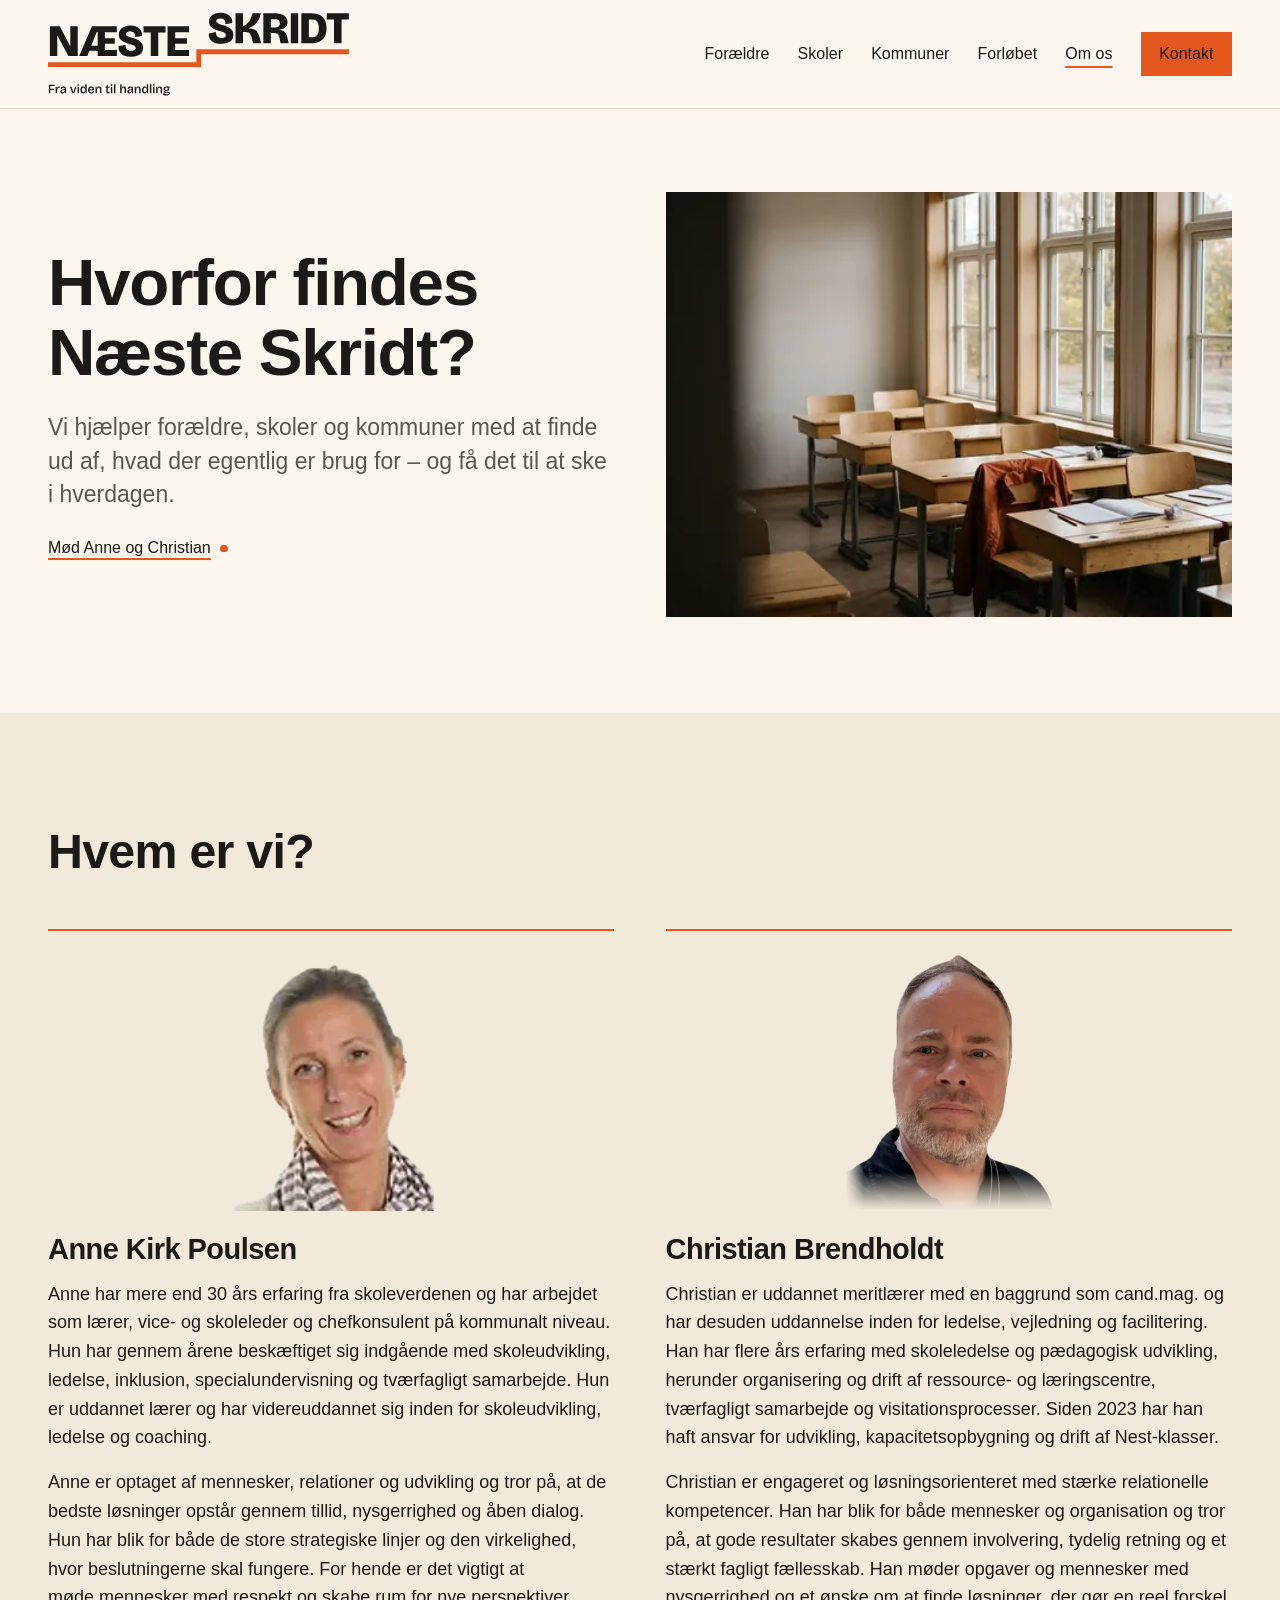
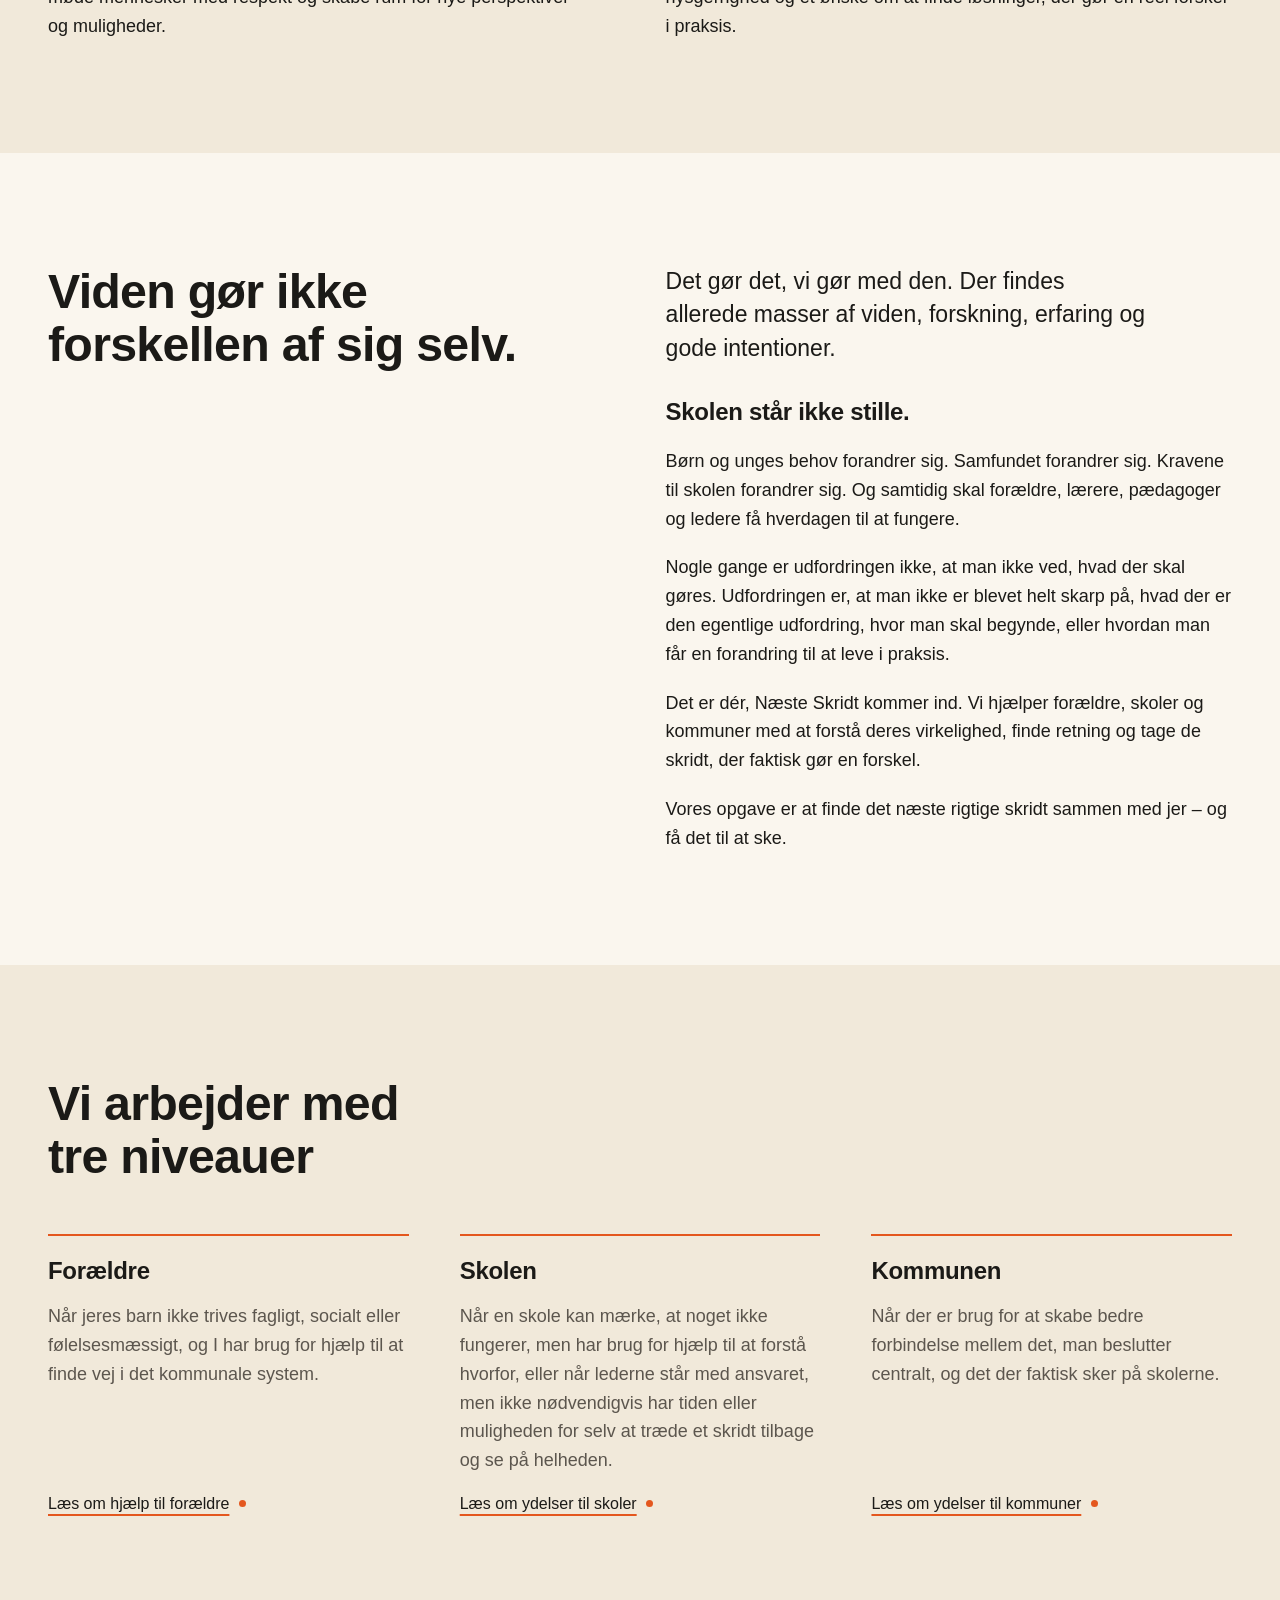
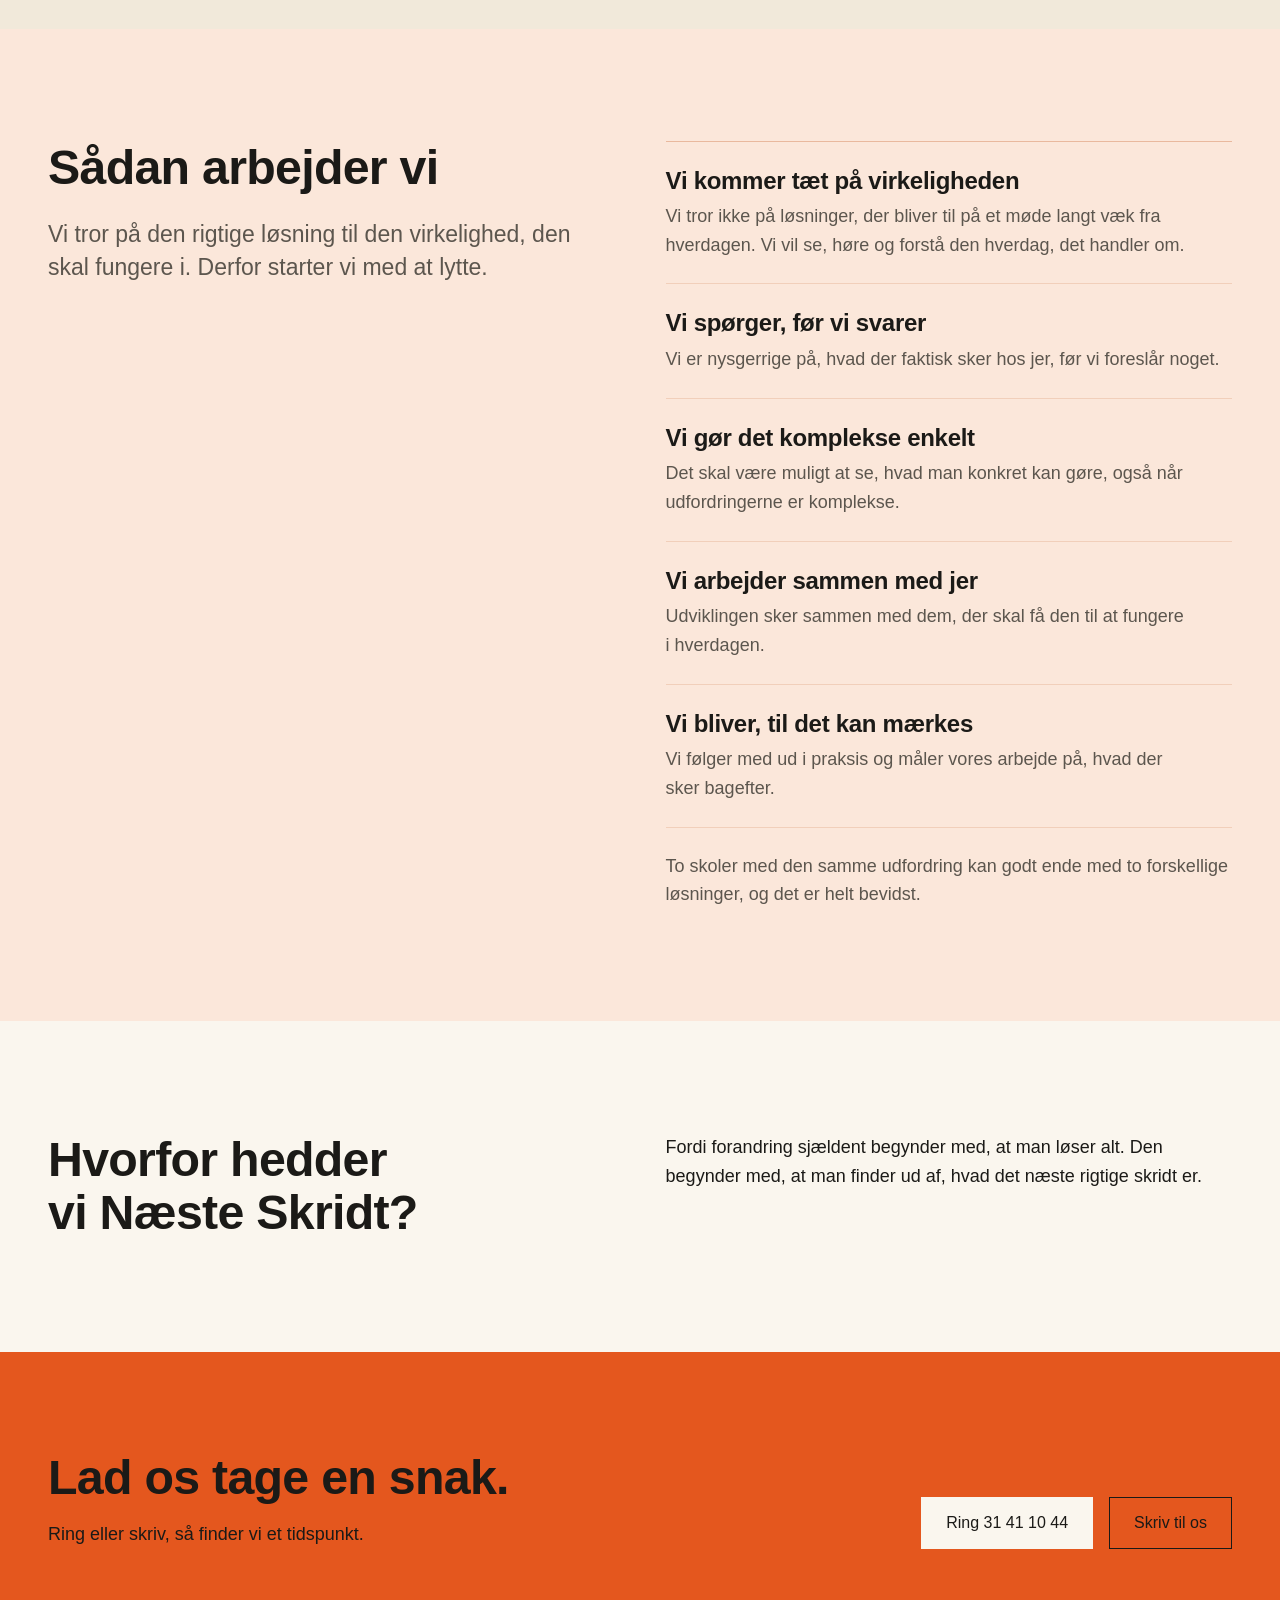
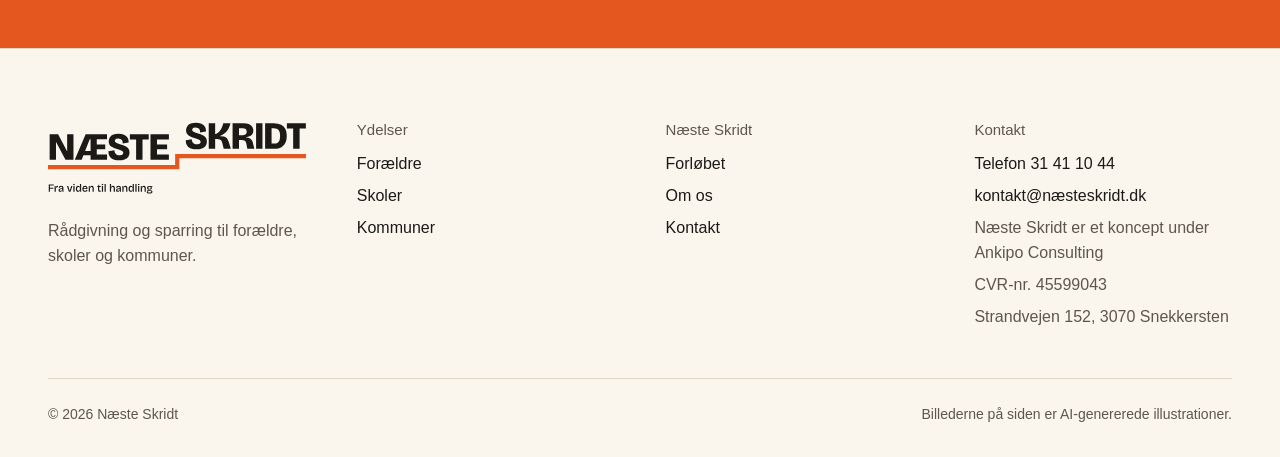
<file: om-os.html>
<!doctype html>
<html lang="da">
<head>
<meta charset="utf-8">
<meta name="viewport" content="width=device-width, initial-scale=1, viewport-fit=cover">
<title>Om Næste Skridt – Anne Kirk Poulsen og Christian Brendholdt</title>
<meta name="description" content="Anne Kirk Poulsen og Christian Brendholdt har arbejdet med skoleledelse i offentlige og private skoler og på kommunalt niveau. Læs, hvorfor Næste Skridt findes.">
<link rel="canonical" href="https://xn--nsteskridt-d6a.dk/om-os.html">
<meta property="og:type" content="website">
<meta property="og:locale" content="da_DK">
<meta property="og:site_name" content="Næste Skridt">
<meta property="og:title" content="Om Næste Skridt – Anne Kirk Poulsen og Christian Brendholdt">
<meta property="og:description" content="Anne Kirk Poulsen og Christian Brendholdt har arbejdet med skoleledelse i offentlige og private skoler og på kommunalt niveau. Læs, hvorfor Næste Skridt findes.">
<meta property="og:url" content="https://xn--nsteskridt-d6a.dk/om-os.html">
<meta property="og:image" content="https://xn--nsteskridt-d6a.dk/assets/img/og-image.jpg">
<meta property="og:image:width" content="1200">
<meta property="og:image:height" content="630">
<meta property="og:image:alt" content="Næste Skridts logo og teksten Rådgivning til forældre, skoler og kommuner">
<meta name="twitter:card" content="summary_large_image">
<meta name="theme-color" content="#FAF6EE">
<link rel="icon" href="favicon.ico" sizes="any">
<link rel="icon" href="favicon.svg" type="image/svg+xml">
<link rel="apple-touch-icon" href="apple-touch-icon.png">
<link rel="stylesheet" href="assets/css/style.css">
<script>document.documentElement.classList.add('js')</script>
</head>
<body>
<a class="skip" href="#indhold">Spring til indhold</a>
<header class="site-header">
  <div class="wrap site-header__inner">
    <a class="logo" href="index.html" aria-label="Næste Skridt – til forsiden"><picture><source media="(max-width: 40rem)" srcset="assets/img/logo.svg" width="197" height="36"><img class="logo__img" src="assets/img/logo-tagline.svg" width="287" height="80" alt=""></picture></a>
    <button class="menu-btn" type="button" aria-expanded="false" aria-controls="hovedmenu"><span class="menu-btn__bars" aria-hidden="true"></span><span class="menu-btn__label">Menu</span></button>
    <nav class="nav" id="hovedmenu" aria-label="Hovedmenu">
      <ul>
        <li><a href="foraeldre.html">Forældre</a></li><li><a href="skoler.html">Skoler</a></li><li><a href="kommuner.html">Kommuner</a></li><li><a href="forloebet.html">Forløbet</a></li><li><a href="om-os.html" aria-current="page">Om os</a></li>
        <li><a class="btn btn--accent" href="kontakt.html">Kontakt</a></li>
      </ul>
      <p class="nav__contact"><a href="tel:+4531411044">31 41 10 44</a><a href="mailto:kontakt@xn--nsteskridt-d6a.dk">kontakt@næsteskridt.dk</a></p>
    </nav>
  </div>
</header>
<main id="indhold">
<section class="page-hero" aria-labelledby="h-side">
  <div class="wrap page-hero__inner">
    <div class="page-hero__text"><h1 id="h-side">Hvorfor findes Næste Skridt?</h1><p class="lead">Vi hjælper forældre, skoler og kommuner med at finde ud af, hvad der egentlig er brug for – og få det til at ske i hverdagen.</p><a class="link" href="#moed-os">Mød Anne og Christian</a></div>
    <img class="page-hero__img" src="assets/img/foto/tomt-klasselokale-1024.webp" srcset="assets/img/foto/tomt-klasselokale-640.webp 640w, assets/img/foto/tomt-klasselokale-1024.webp 1024w" sizes="(max-width: 56rem) 100vw, 36rem" width="1024" height="572" alt="" fetchpriority="high">
  </div>
</section>
<section class="section section--alt" id="moed-os" aria-labelledby="h-team">
  <div class="wrap"><div class="intro"><h2 id="h-team">Hvem er vi?</h2></div>
    <ul class="people">
      <li class="person"><img class="person__photo" src="assets/img/foto/anne-kirk-poulsen-156.webp" width="156" height="195" alt="Portræt af Anne Kirk Poulsen" loading="lazy" decoding="async"><h3 class="person__name">Anne Kirk Poulsen</h3><div class="person__bio"><p>Anne har mere end 30 års erfaring fra skoleverdenen og har arbejdet som lærer, vice- og skoleleder og chefkonsulent på kommunalt niveau. Hun har gennem årene beskæftiget sig indgående med skoleudvikling, ledelse, inklusion, specialundervisning og tværfagligt samarbejde. Hun er uddannet lærer og har videreuddannet sig inden for skoleudvikling, ledelse og coaching.</p><p>Anne er optaget af mennesker, relationer og udvikling og tror på, at de bedste løsninger opstår gennem tillid, nysgerrighed og åben dialog. Hun har blik for både de store strategiske linjer og den virkelighed, hvor beslutningerne skal fungere. For hende er det vigtigt at møde mennesker med respekt og skabe rum for nye perspektiver og muligheder.</p></div></li>
      <li class="person"><img class="person__photo" src="assets/img/foto/christian-brendholdt-skulder-432.webp" srcset="assets/img/foto/christian-brendholdt-skulder-320.webp 320w, assets/img/foto/christian-brendholdt-skulder-432.webp 432w" sizes="13rem" width="432" height="540" alt="Portræt af Christian Brendholdt" loading="lazy" decoding="async"><h3 class="person__name">Christian Brendholdt</h3><div class="person__bio"><p>Christian er uddannet meritlærer med en baggrund som cand.mag. og har desuden uddannelse inden for ledelse, vejledning og facilitering. Han har flere års erfaring med skoleledelse og pædagogisk udvikling, herunder organisering og drift af ressource- og læringscentre, tværfagligt samarbejde og visitationsprocesser. Siden 2023 har han haft ansvar for udvikling, kapacitetsopbygning og drift af Nest-klasser.</p><p>Christian er engageret og løsningsorienteret med stærke relationelle kompetencer. Han har blik for både mennesker og organisation og tror på, at gode resultater skabes gennem involvering, tydelig retning og et stærkt fagligt fællesskab. Han møder opgaver og mennesker med nysgerrighed og et ønske om at finde løsninger, der gør en reel forskel i praksis.</p></div></li>
    </ul>
  </div>
</section>
<section class="section" id="hvorfor" aria-labelledby="h-hvorfor">
  <div class="wrap split-head">
    <h2 id="h-hvorfor">Viden gør ikke forskellen af sig selv.</h2>
    <div class="prose"><p class="lead">Det gør det, vi gør med den. Der findes allerede masser af viden, forskning, erfaring og gode intentioner.</p><h3>Skolen står ikke stille.</h3><p>Børn og unges behov forandrer sig. Samfundet forandrer sig. Kravene til skolen forandrer sig. Og samtidig skal forældre, lærere, pædagoger og ledere få hverdagen til at fungere.</p><p>Nogle gange er udfordringen ikke, at man ikke ved, hvad der skal gøres. Udfordringen er, at man ikke er blevet helt skarp på, hvad der er den egentlige udfordring, hvor man skal begynde, eller hvordan man får en forandring til at leve i praksis.</p><p>Det er dér, Næste Skridt kommer ind. Vi hjælper forældre, skoler og kommuner med at forstå deres virkelighed, finde retning og tage de skridt, der faktisk gør en forskel.</p><p>Vores opgave er at finde det næste rigtige skridt sammen med jer – og få det til at ske.</p></div>
  </div>
</section>
<section class="section section--alt" id="niveauer" aria-labelledby="h-niveauer">
  <div class="wrap"><div class="intro"><h2 id="h-niveauer">Vi arbejder med tre niveauer</h2></div>
    <ul class="cards cards--text"><li class="card"><h3>Forældre</h3><p>Når jeres barn ikke trives fagligt, socialt eller følelsesmæssigt, og I har brug for hjælp til at finde vej i det kommunale system.</p><a class="link" href="foraeldre.html">Læs om hjælp til forældre</a></li><li class="card"><h3>Skolen</h3><p>Når en skole kan mærke, at noget ikke fungerer, men har brug for hjælp til at forstå hvorfor, eller når lederne står med ansvaret, men ikke nødvendigvis har tiden eller muligheden for selv at træde et skridt tilbage og se på helheden.</p><a class="link" href="skoler.html">Læs om ydelser til skoler</a></li><li class="card"><h3>Kommunen</h3><p>Når der er brug for at skabe bedre forbindelse mellem det, man beslutter centralt, og det der faktisk sker på skolerne.</p><a class="link" href="kommuner.html">Læs om ydelser til kommuner</a></li></ul>
  </div>
</section>
<section class="section section--warm" id="principper" aria-labelledby="h-saadan">
  <div class="wrap split-head">
    <div class="stack"><h2 id="h-saadan">Sådan arbejder vi</h2><p class="lead muted">Vi tror på den rigtige løsning til den virkelighed, den skal fungere i. Derfor starter vi med at lytte.</p></div>
    <div class="stack"><ul class="principles"><li><h3>Vi kommer tæt på virkeligheden</h3><p>Vi tror ikke på løsninger, der bliver til på et møde langt væk fra hverdagen. Vi vil se, høre og forstå den hverdag, det handler om.</p></li><li><h3>Vi spørger, før vi svarer</h3><p>Vi er nysgerrige på, hvad der faktisk sker hos jer, før vi foreslår noget.</p></li><li><h3>Vi gør det komplekse enkelt</h3><p>Det skal være muligt at se, hvad man konkret kan gøre, også når udfordringerne er komplekse.</p></li><li><h3>Vi arbejder sammen med jer</h3><p>Udviklingen sker sammen med dem, der skal få den til at fungere i hverdagen.</p></li><li><h3>Vi bliver, til det kan mærkes</h3><p>Vi følger med ud i praksis og måler vores arbejde på, hvad der sker bagefter.</p></li></ul><p class="muted">To skoler med den samme udfordring kan godt ende med to forskellige løsninger, og det er helt bevidst.</p></div>
  </div>
</section>
<section class="section" id="navn" aria-labelledby="h-navn">
  <div class="wrap split-head"><h2 id="h-navn">Hvorfor hedder vi Næste Skridt?</h2><div class="prose"><p>Fordi forandring sjældent begynder med, at man løser alt. Den begynder med, at man finder ud af, hvad det næste rigtige skridt er.</p></div></div>
</section>
<section class="band" aria-labelledby="h-band">
  <div class="wrap band__inner">
    <div><h2 id="h-band">Lad os tage en snak.</h2><p>Ring eller skriv, så finder vi et tidspunkt.</p></div>
    <div class="actions"><a class="btn" href="tel:+4531411044">Ring 31 41 10 44</a><a class="btn btn--ghost" href="mailto:kontakt@xn--nsteskridt-d6a.dk">Skriv til os</a></div>
  </div>
</section>
</main>
<footer class="site-footer">
  <div class="wrap">
    <div class="footer__grid">
      <div class="footer__brand">
        <a class="logo" href="index.html"><img src="assets/img/logo-tagline.svg" width="287" height="80" alt="Næste Skridt – Fra viden til handling. Til forsiden"></a>
        <p>Rådgivning og sparring til forældre, skoler og kommuner.</p>
      </div>
      <nav aria-labelledby="f-ydelser"><h2 id="f-ydelser">Ydelser</h2><ul><li><a href="foraeldre.html">Forældre</a></li><li><a href="skoler.html">Skoler</a></li><li><a href="kommuner.html">Kommuner</a></li></ul></nav>
      <nav aria-labelledby="f-om"><h2 id="f-om">Næste Skridt</h2><ul><li><a href="forloebet.html">Forløbet</a></li><li><a href="om-os.html">Om os</a></li><li><a href="kontakt.html">Kontakt</a></li></ul></nav>
      <div>
        <h2 id="f-kontakt">Kontakt</h2>
        <address class="footer__contact" aria-labelledby="f-kontakt">
          <a href="tel:+4531411044">Telefon 31 41 10 44</a>
          <a href="mailto:kontakt@xn--nsteskridt-d6a.dk">kontakt@næsteskridt.dk</a>
          <span class="small">Næste Skridt er et koncept under Ankipo Consulting</span>
          <span class="small">CVR-nr. 45599043</span>
          <span class="small">Strandvejen 152, 3070 Snekkersten</span>
        </address>
      </div>
    </div>
    <div class="footer__base">
      <p>© 2026 Næste Skridt</p>
      <p>Billederne på siden er AI-genererede illustrationer.</p>
    </div>
  </div>
</footer>
<script src="assets/js/site.js" defer></script>
</body>
</html>
</file>
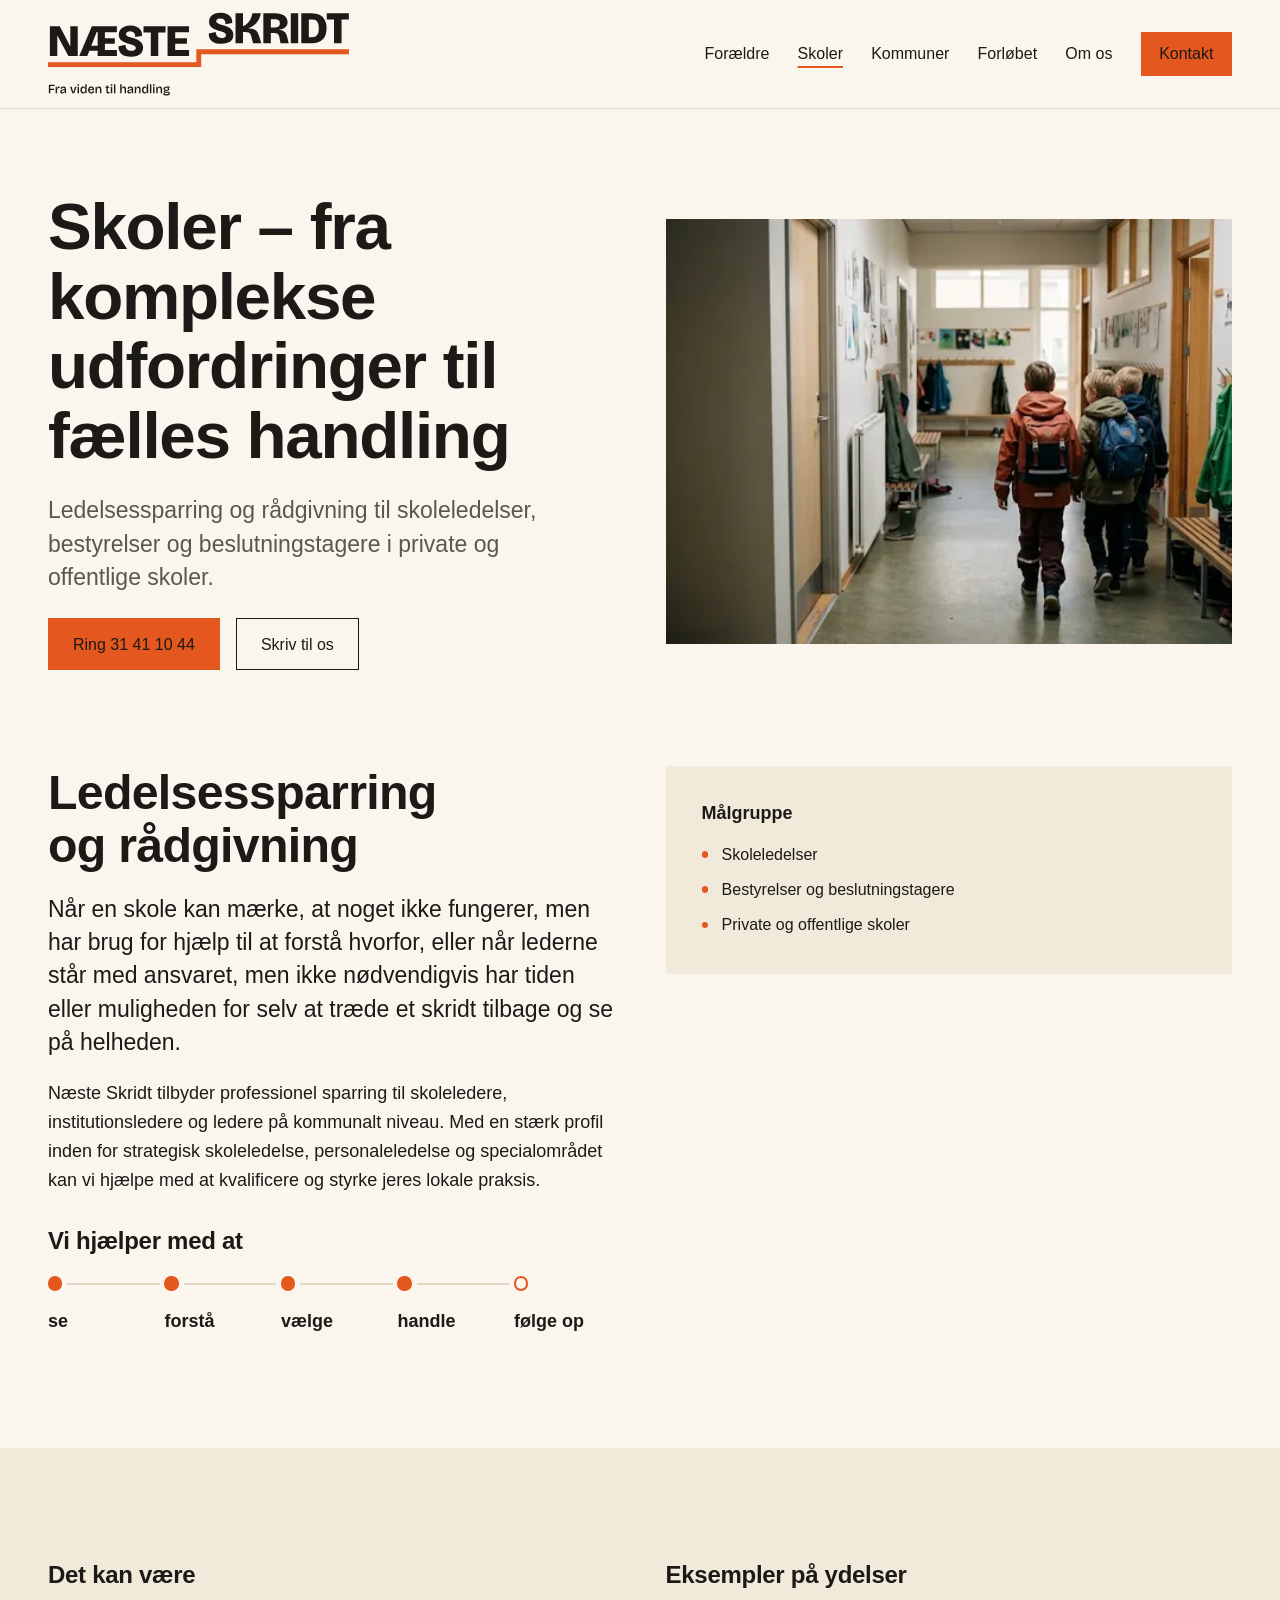
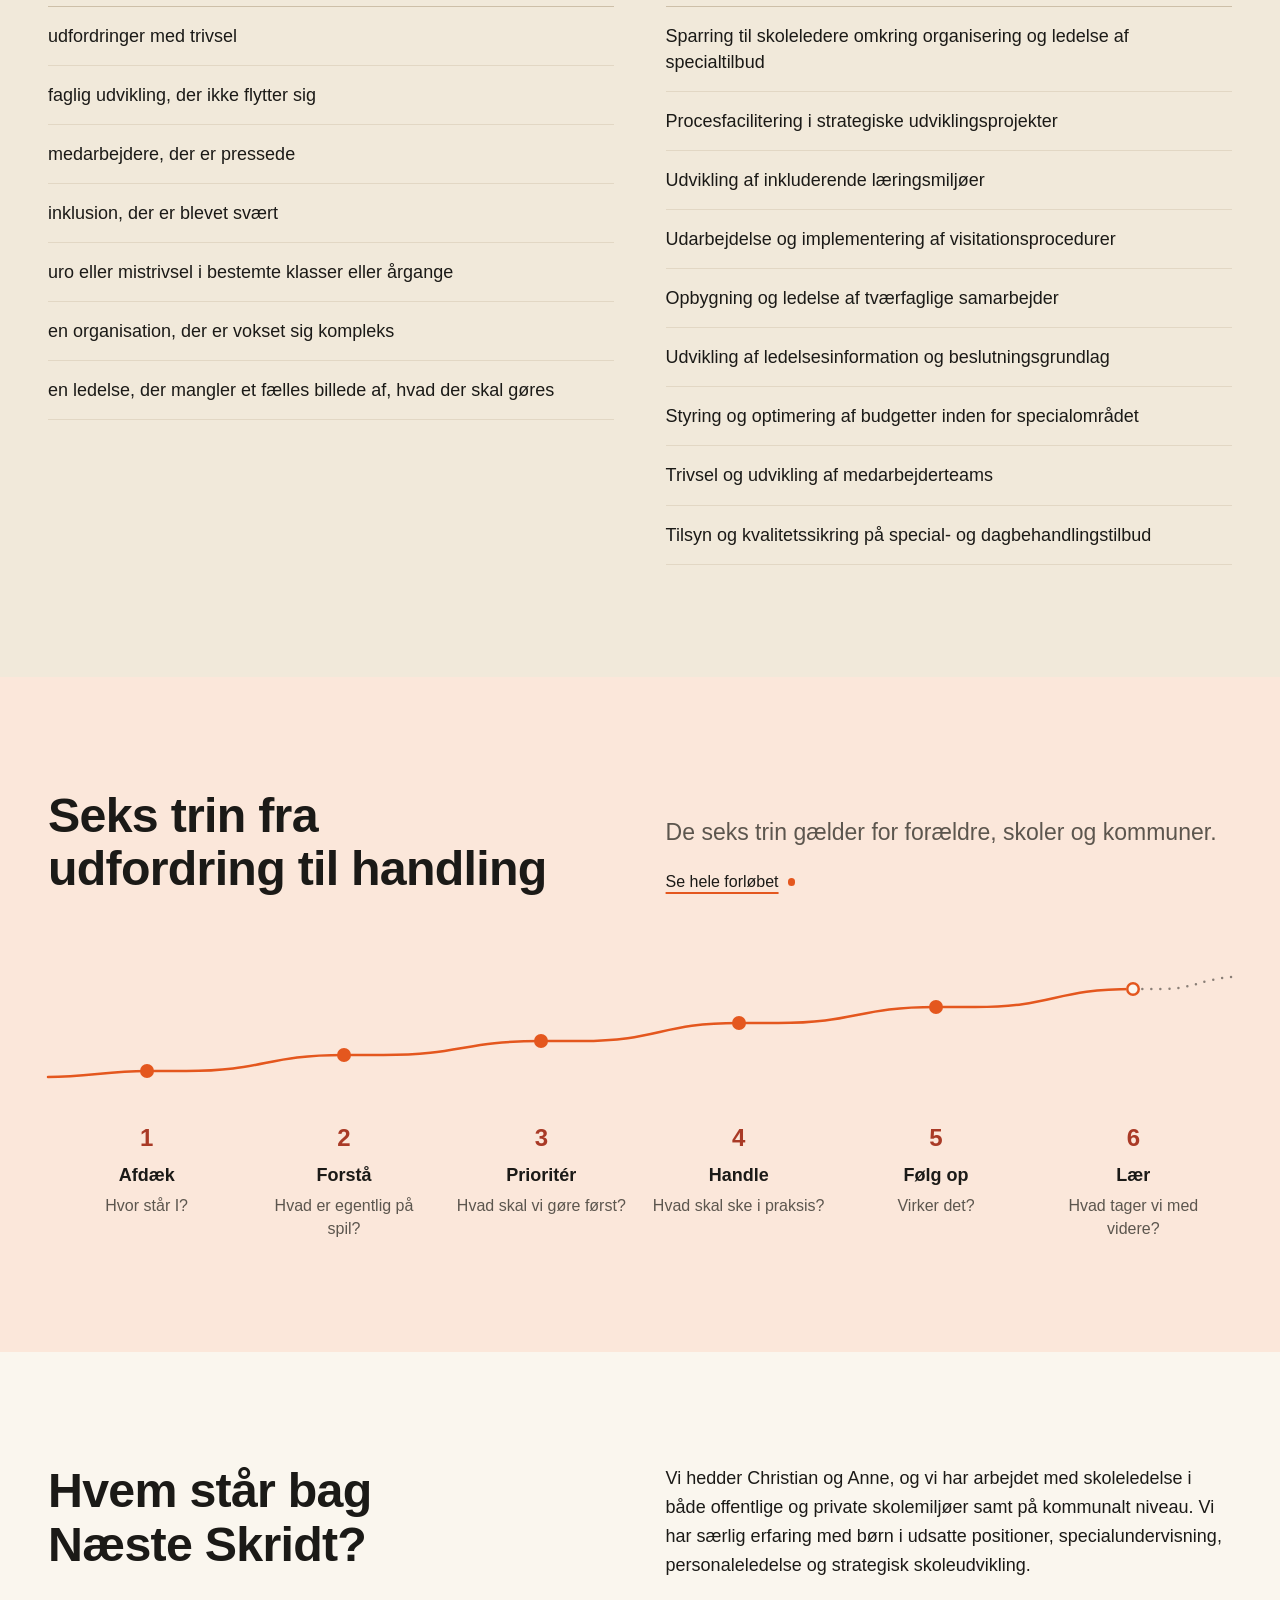
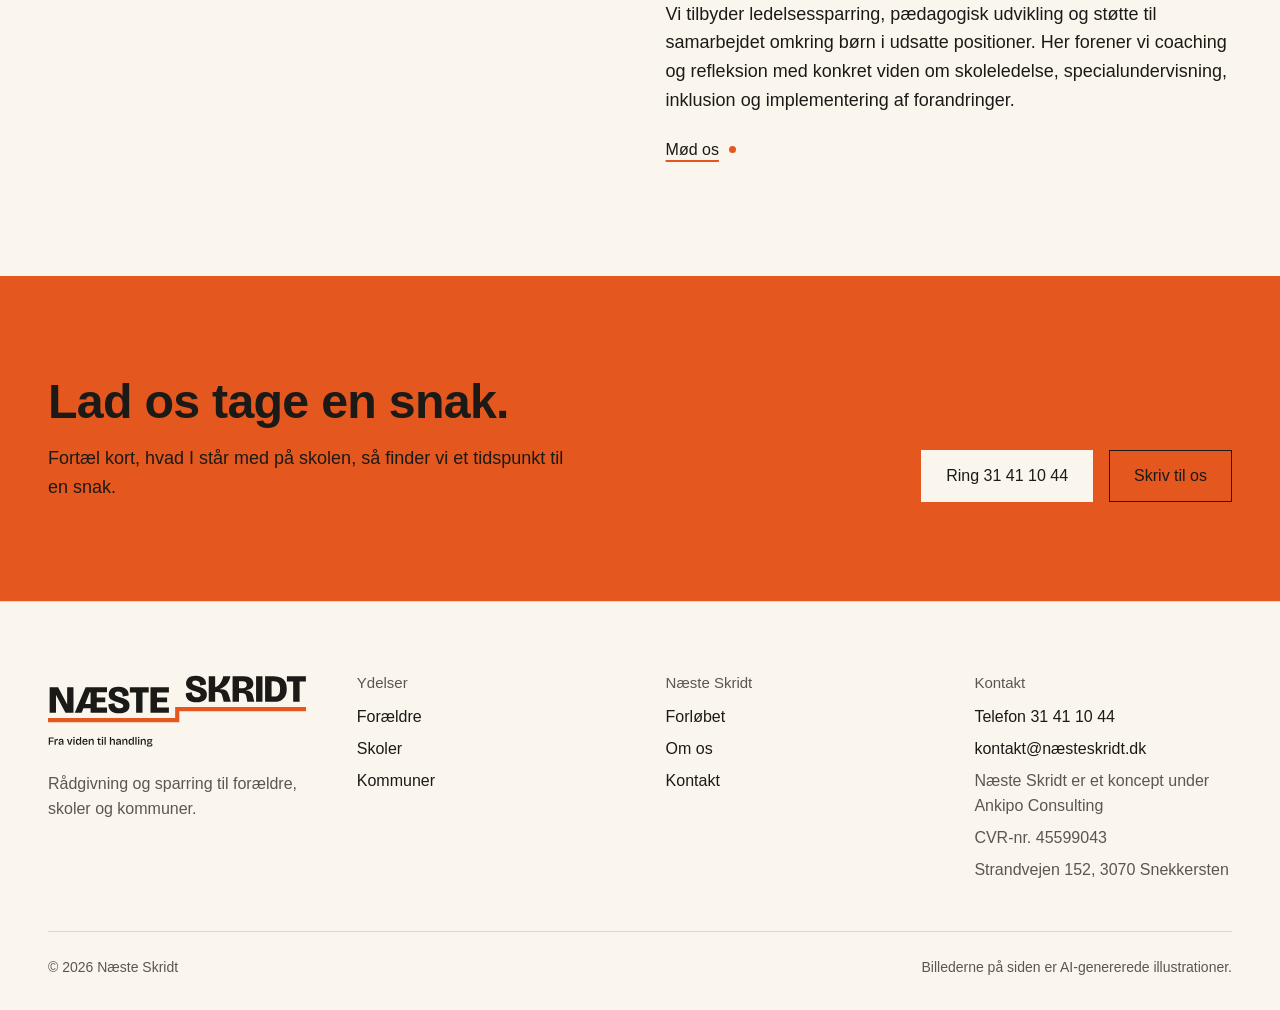
<file: skoler.html>
<!doctype html>
<html lang="da">
<head>
<meta charset="utf-8">
<meta name="viewport" content="width=device-width, initial-scale=1, viewport-fit=cover">
<title>Ledelsessparring og rådgivning til skoler – Næste Skridt</title>
<meta name="description" content="Ledelsessparring og rådgivning til skoler – fra komplekse udfordringer til fælles handling, med særlig erfaring fra specialområdet.">
<link rel="canonical" href="https://xn--nsteskridt-d6a.dk/skoler.html">
<meta property="og:type" content="website">
<meta property="og:locale" content="da_DK">
<meta property="og:site_name" content="Næste Skridt">
<meta property="og:title" content="Ledelsessparring og rådgivning til skoler – Næste Skridt">
<meta property="og:description" content="Ledelsessparring og rådgivning til skoler – fra komplekse udfordringer til fælles handling, med særlig erfaring fra specialområdet.">
<meta property="og:url" content="https://xn--nsteskridt-d6a.dk/skoler.html">
<meta property="og:image" content="https://xn--nsteskridt-d6a.dk/assets/img/og-image.jpg">
<meta property="og:image:width" content="1200">
<meta property="og:image:height" content="630">
<meta property="og:image:alt" content="Næste Skridts logo og teksten Rådgivning til forældre, skoler og kommuner">
<meta name="twitter:card" content="summary_large_image">
<meta name="theme-color" content="#FAF6EE">
<link rel="icon" href="favicon.ico" sizes="any">
<link rel="icon" href="favicon.svg" type="image/svg+xml">
<link rel="apple-touch-icon" href="apple-touch-icon.png">
<link rel="stylesheet" href="assets/css/style.css">
<script>document.documentElement.classList.add('js')</script>
</head>
<body>
<a class="skip" href="#indhold">Spring til indhold</a>
<header class="site-header">
  <div class="wrap site-header__inner">
    <a class="logo" href="index.html" aria-label="Næste Skridt – til forsiden"><picture><source media="(max-width: 40rem)" srcset="assets/img/logo.svg" width="197" height="36"><img class="logo__img" src="assets/img/logo-tagline.svg" width="287" height="80" alt=""></picture></a>
    <button class="menu-btn" type="button" aria-expanded="false" aria-controls="hovedmenu"><span class="menu-btn__bars" aria-hidden="true"></span><span class="menu-btn__label">Menu</span></button>
    <nav class="nav" id="hovedmenu" aria-label="Hovedmenu">
      <ul>
        <li><a href="foraeldre.html">Forældre</a></li><li><a href="skoler.html" aria-current="page">Skoler</a></li><li><a href="kommuner.html">Kommuner</a></li><li><a href="forloebet.html">Forløbet</a></li><li><a href="om-os.html">Om os</a></li>
        <li><a class="btn btn--accent" href="kontakt.html">Kontakt</a></li>
      </ul>
      <p class="nav__contact"><a href="tel:+4531411044">31 41 10 44</a><a href="mailto:kontakt@xn--nsteskridt-d6a.dk">kontakt@næsteskridt.dk</a></p>
    </nav>
  </div>
</header>
<main id="indhold">
<section class="page-hero" aria-labelledby="h-side">
  <div class="wrap page-hero__inner">
    <div class="page-hero__text"><h1 id="h-side">Skoler – fra komplekse udfordringer til fælles handling</h1><p class="lead">Ledelsessparring og rådgivning til skoleledelser, bestyrelser og beslutningstagere i private og offentlige skoler.</p><div class="actions"><a class="btn" href="tel:+4531411044">Ring 31 41 10 44</a><a class="btn btn--ghost" href="mailto:kontakt@xn--nsteskridt-d6a.dk?subject=Henvendelse%20fra%20skole">Skriv til os</a></div></div>
    <img class="page-hero__img" src="assets/img/foto/gang-1024.webp" srcset="assets/img/foto/gang-640.webp 640w, assets/img/foto/gang-1024.webp 1024w" sizes="(max-width: 56rem) 100vw, 36rem" width="1024" height="572" alt="" fetchpriority="high">
  </div>
</section>
<section class="section section--flush-top" aria-labelledby="h-sparring">
  <div class="wrap body-aside">
    <div class="prose"><h2 id="h-sparring">Ledelsessparring og rådgivning</h2><p class="lead">Når en skole kan mærke, at noget ikke fungerer, men har brug for hjælp til at forstå hvorfor, eller når lederne står med ansvaret, men ikke nødvendigvis har tiden eller muligheden for selv at træde et skridt tilbage og se på helheden.</p><p>Næste Skridt tilbyder professionel sparring til skoleledere, institutionsledere og ledere på kommunalt niveau. Med en stærk profil inden for strategisk skoleledelse, personaleledelse og specialområdet kan vi hjælpe med at kvalificere og styrke jeres lokale praksis.</p><h3 id="h-hjaelper">Vi hjælper med at</h3><ol class="points" aria-labelledby="h-hjaelper"><li>se</li><li>forstå</li><li>vælge</li><li>handle</li><li>følge op</li></ol></div>
    <aside class="box" aria-labelledby="h-maal"><h2 id="h-maal">Målgruppe</h2><ul class="dots"><li>Skoleledelser</li><li>Bestyrelser og beslutningstagere</li><li>Private og offentlige skoler</li></ul></aside>
  </div>
</section>
<section class="section section--alt" aria-label="Udfordringer og ydelser">
  <div class="wrap lists">
    <div><h2>Det kan være</h2><ul class="rows"><li>udfordringer med trivsel</li><li>faglig udvikling, der ikke flytter sig</li><li>medarbejdere, der er pressede</li><li>inklusion, der er blevet svært</li><li>uro eller mistrivsel i bestemte klasser eller årgange</li><li>en organisation, der er vokset sig kompleks</li><li>en ledelse, der mangler et fælles billede af, hvad der skal gøres</li></ul></div>
    <div><h2>Eksempler på ydelser</h2><ul class="rows"><li>Sparring til skoleledere omkring organisering og ledelse af specialtilbud</li><li>Procesfacilitering i strategiske udviklingsprojekter</li><li>Udvikling af inkluderende læringsmiljøer</li><li>Udarbejdelse og implementering af visitationsprocedurer</li><li>Opbygning og ledelse af tværfaglige samarbejder</li><li>Udvikling af ledelsesinformation og beslutningsgrundlag</li><li>Styring og optimering af budgetter inden for specialområdet</li><li>Trivsel og udvikling af medarbejderteams</li><li>Tilsyn og kvalitetssikring på special- og dagbehandlingstilbud</li></ul></div>
  </div>
</section>
<section class="section section--warm" aria-labelledby="h-trin">
  <div class="wrap">
    <div class="intro">
      <h2 id="h-trin">Seks trin fra udfordring til handling</h2>
      <div class="stack"><p class="lead muted">De seks trin gælder for forældre, skoler og kommuner.</p><a class="link" href="forloebet.html">Se hele forløbet</a></div>
    </div>
    <div class="track" aria-hidden="true">
  <svg viewBox="0 0 1200 140" preserveAspectRatio="none" focusable="false">
    <path class="track__path" d="M0 118 C 40 118 60 112 100 112 H 140 C 220 112 220 96 300 96 H 340 C 420 96 420 82 500 82 H 540 C 620 82 620 64 700 64 H 740 C 820 64 820 48 900 48 H 940 C 1020 48 1020 30 1100 30"/>
    <path class="track__next" d="M1100 30 H 1130 C 1160 30 1170 20 1200 18"/>
  </svg>
  <span class="track__dot"></span><span class="track__dot"></span><span class="track__dot"></span><span class="track__dot"></span><span class="track__dot"></span><span class="track__dot track__dot--open"></span>
</div>
<ol class="steps"><li><a href="forloebet.html#afdaek"><span class="steps__num">1</span><span class="steps__name">Afdæk</span><span class="steps__q">Hvor står I?</span></a></li><li><a href="forloebet.html#forstaa"><span class="steps__num">2</span><span class="steps__name">Forstå</span><span class="steps__q">Hvad er egentlig på spil?</span></a></li><li><a href="forloebet.html#prioriter"><span class="steps__num">3</span><span class="steps__name">Prioritér</span><span class="steps__q">Hvad skal vi gøre først?</span></a></li><li><a href="forloebet.html#handle"><span class="steps__num">4</span><span class="steps__name">Handle</span><span class="steps__q">Hvad skal ske i praksis?</span></a></li><li><a href="forloebet.html#foelg-op"><span class="steps__num">5</span><span class="steps__name">Følg op</span><span class="steps__q">Virker det?</span></a></li><li><a href="forloebet.html#laer"><span class="steps__num">6</span><span class="steps__name">Lær</span><span class="steps__q">Hvad tager vi med videre?</span></a></li></ol>

  </div>
</section>
<section class="section" aria-labelledby="h-bag">
  <div class="wrap split-head">
    <h2 id="h-bag">Hvem står bag Næste Skridt?</h2>
    <div class="prose"><p>Vi hedder Christian og Anne, og vi har arbejdet med skoleledelse i både offentlige og private skolemiljøer samt på kommunalt niveau. Vi har særlig erfaring med børn i udsatte positioner, specialundervisning, personaleledelse og strategisk skoleudvikling.</p><p>Vi tilbyder ledelsessparring, pædagogisk udvikling og støtte til samarbejdet omkring børn i udsatte positioner. Her forener vi coaching og refleksion med konkret viden om skoleledelse, specialundervisning, inklusion og implementering af forandringer.</p><p><a class="link" href="om-os.html#moed-os">Mød os</a></p></div>
  </div>
</section>
<section class="band" aria-labelledby="h-band">
  <div class="wrap band__inner">
    <div><h2 id="h-band">Lad os tage en snak.</h2><p>Fortæl kort, hvad I står med på skolen, så finder vi et tidspunkt til en snak.</p></div>
    <div class="actions"><a class="btn" href="tel:+4531411044">Ring 31 41 10 44</a><a class="btn btn--ghost" href="mailto:kontakt@xn--nsteskridt-d6a.dk?subject=Henvendelse%20fra%20skole">Skriv til os</a></div>
  </div>
</section>
</main>
<footer class="site-footer">
  <div class="wrap">
    <div class="footer__grid">
      <div class="footer__brand">
        <a class="logo" href="index.html"><img src="assets/img/logo-tagline.svg" width="287" height="80" alt="Næste Skridt – Fra viden til handling. Til forsiden"></a>
        <p>Rådgivning og sparring til forældre, skoler og kommuner.</p>
      </div>
      <nav aria-labelledby="f-ydelser"><h2 id="f-ydelser">Ydelser</h2><ul><li><a href="foraeldre.html">Forældre</a></li><li><a href="skoler.html">Skoler</a></li><li><a href="kommuner.html">Kommuner</a></li></ul></nav>
      <nav aria-labelledby="f-om"><h2 id="f-om">Næste Skridt</h2><ul><li><a href="forloebet.html">Forløbet</a></li><li><a href="om-os.html">Om os</a></li><li><a href="kontakt.html">Kontakt</a></li></ul></nav>
      <div>
        <h2 id="f-kontakt">Kontakt</h2>
        <address class="footer__contact" aria-labelledby="f-kontakt">
          <a href="tel:+4531411044">Telefon 31 41 10 44</a>
          <a href="mailto:kontakt@xn--nsteskridt-d6a.dk">kontakt@næsteskridt.dk</a>
          <span class="small">Næste Skridt er et koncept under Ankipo Consulting</span>
          <span class="small">CVR-nr. 45599043</span>
          <span class="small">Strandvejen 152, 3070 Snekkersten</span>
        </address>
      </div>
    </div>
    <div class="footer__base">
      <p>© 2026 Næste Skridt</p>
      <p>Billederne på siden er AI-genererede illustrationer.</p>
    </div>
  </div>
</footer>
<script src="assets/js/site.js" defer></script>
</body>
</html>
</file>
<file: assets/css/style.css>
/* =========================================================
   NÆSTE SKRIDT · designsystem v3
   Helt lyst udtryk: creme, fersken og orange.
   Blæk bruges kun til tekst. Skrift: enhedens systemskrift. SF Pro på Apple-enheder.
   SF Pro må ikke selvhostes ifølge Apples licens.
   ========================================================= */
:root {
  --cream: #FAF6EE;            /* sidebaggrund */
  --cream-2: #F1E9DA;          /* skiftende sektioner, bokse */
  --line: #E2D7C4;             /* hårlinjer på creme */
  --warm: #FBE7DA;             /* lys fersken: de seks trin */
  --line-strong: #CDBFA8;      /* tydeligere hårlinje */
  --ink: #1B1A17;              /* kun tekst */
  --muted: #5C564E;            /* sekundær tekst: 6,7:1 på creme, 6,0:1 på creme-2 */
  --accent: #E4571E;           /* orange: linjen, punkter, primærknap, CTA-bånd */
  --accent-hover: #F06A33;     /* hover på orange knap */
  --accent-text: #A93A26;      /* rust: lille accentfarvet tekst på creme (5,9:1) */
  --accent-text-deep: #8A2E1D; /* hover på rust */

  --font: -apple-system, BlinkMacSystemFont, "Segoe UI", Roboto, "Helvetica Neue", Arial, sans-serif;
  --t-display: clamp(2.75rem, 1.6rem + 4.2vw, 5.25rem);
  --t-h1: clamp(2.5rem, 1.7rem + 3vw, 4.25rem);
  --t-h2: clamp(2rem, 1.5rem + 1.9vw, 3.25rem);
  --t-h3: clamp(1.25rem, 1.1rem + .55vw, 1.5rem);
  --t-lead: clamp(1.1875rem, 1.05rem + .55vw, 1.4375rem);
  --t-body: 1.125rem;
  --t-small: 1rem;

  --wrap: 80rem;
  --gutter: clamp(1.25rem, 4vw, 3rem);
  --section: clamp(4.5rem, 3rem + 5vw, 8rem);
  --gap: clamp(1.5rem, 4vw, 4rem);  /* fælles kolonneafstand: alle kolonner deler samme linjer */
  --header-h: 6rem;
  --ease: cubic-bezier(.2, .7, .2, 1);
  color-scheme: light;
  accent-color: var(--accent);
}

/* ---------- Grundlag ---------- */
*, *::before, *::after { box-sizing: border-box; }
html { -webkit-text-size-adjust: 100%; }
@media (prefers-reduced-motion: no-preference) { html { scroll-behavior: smooth; } }
body { margin: 0; background: var(--cream); color: var(--ink); font: 400 var(--t-body)/1.6 var(--font); -webkit-font-smoothing: antialiased; text-rendering: optimizeLegibility; }
h1, h2, h3, h4, p, ul, ol, dl, dd, figure, address { margin: 0; }
ul, ol { padding: 0; }
address { font-style: normal; }
h1, h2, h3 { font-weight: 600; text-wrap: balance; }
h1 { font-size: var(--t-h1); line-height: 1.06; letter-spacing: -.02em; }
h2 { font-size: var(--t-h2); line-height: 1.1; letter-spacing: -.015em; }
h3 { font-size: var(--t-h3); line-height: 1.25; letter-spacing: -.012em; }
p { text-wrap: pretty; }
strong { font-weight: 600; }
img { display: block; max-width: 100%; height: auto; }
a { color: inherit; }
::selection { background: #F7C9AE; color: var(--ink); }
:focus-visible { outline: 2px solid var(--accent-text); outline-offset: 3px; }
.band :focus-visible { outline-color: var(--ink); }
.sr-only { position: absolute; width: 1px; height: 1px; padding: 0; margin: -1px; overflow: hidden; clip: rect(0 0 0 0); white-space: nowrap; border: 0; }
.skip { position: absolute; left: var(--gutter); top: -6rem; z-index: 100; padding: .75rem 1rem; background: var(--accent); color: var(--ink); font-weight: 500; text-decoration: none; }
.skip:focus { top: .75rem; }

.wrap { max-width: var(--wrap); margin-inline: auto; padding-inline: var(--gutter); }
.section { padding-block: var(--section); }
.section--alt { background: var(--cream-2); }
.section--warm { background: var(--warm); }
.section--flush-top { padding-top: 0; }
section[id], li[id] { scroll-margin-top: calc(var(--header-h) + 1.5rem); }
.lead { font-size: var(--t-lead); line-height: 1.45; }
.muted { color: var(--muted); }
.fineprint { font-size: var(--t-small); color: var(--muted); }
.prose { display: flex; flex-direction: column; gap: 1.25rem; max-width: 40rem; }
.prose h3 { margin-top: .75rem; }
.stack { display: flex; flex-direction: column; align-items: flex-start; gap: 1.5rem; }
.obj-top { object-position: 50% 35%; } /* portrætformatet billede 9 i et 4:3-kort */

/* ---------- Links og knapper ---------- */
.link { display: inline-flex; align-items: center; gap: .6rem; font-size: var(--t-small); font-weight: 500; text-decoration: underline; text-decoration-color: var(--accent); text-decoration-thickness: 2px; text-underline-offset: .3em; }
.link::after { content: ""; flex: none; width: .45rem; height: .45rem; border-radius: 50%; background: var(--accent); transition: transform .2s var(--ease); }
.link:hover::after { transform: scale(1.4); }
.prose a:not(.link), .tel-line a { text-decoration-color: var(--accent); text-decoration-thickness: 2px; text-underline-offset: .25em; }
.btn { display: inline-flex; align-items: center; justify-content: center; min-height: 3.25rem; padding: .85rem 1.5rem; border: 1px solid var(--accent); background: var(--accent); color: var(--ink); font: 500 var(--t-small)/1.2 var(--font); text-decoration: none; cursor: pointer; transition: background-color .2s ease, color .2s ease, border-color .2s ease; }
.btn:hover { background: var(--accent-hover); border-color: var(--accent-hover); }
.btn--accent { background: var(--accent); border-color: var(--accent); color: var(--ink); }
.btn--accent:hover { background: var(--accent-hover); border-color: var(--accent-hover); }
.btn--ghost { background: transparent; border-color: var(--ink); color: var(--ink); }
.btn--ghost:hover { background: var(--cream-2); border-color: var(--ink); }
.band .btn { background: var(--cream); border-color: var(--cream); }
.band .btn:hover { background: #FFFDF8; border-color: #FFFDF8; }
.band .btn--ghost { background: transparent; border-color: var(--ink); }
.band .btn--ghost:hover { background: var(--cream); border-color: var(--ink); }
.actions { display: flex; flex-wrap: wrap; align-items: center; gap: .75rem 1rem; }

/* ---------- Sidehoved ---------- */
.site-header { position: sticky; top: 0; z-index: 50; background: var(--cream); color: var(--ink); border-bottom: 1px solid var(--line); transition: background-color .25s ease, color .25s ease, border-color .25s ease; }
.site-header__inner { display: flex; align-items: center; justify-content: space-between; gap: 2rem; min-height: var(--header-h); }
.logo { display: inline-flex; color: inherit; }
.logo svg, .logo img { display: block; height: 2.25rem; width: auto; }
/* Logo med "Fra viden til handling": fra 40rem i sidehovedet og altid i sidefoden.
   Under 40rem bliver taglinen for lille, så sidehovedet viser kun ordmærket (<picture>). */
.site-header .logo__img { height: 4.25rem; }
@media (min-width: 64.0625rem) { :root { --header-h: 6.75rem; } .site-header .logo__img { height: 5.25rem; } }
@media (max-width: 40rem) { .site-header .logo__img { height: 2.25rem; } }
.footer__brand .logo img { width: 18rem; max-width: 100%; height: auto; }
.logo__step { fill: var(--accent); }
.nav ul { list-style: none; display: flex; align-items: center; gap: clamp(1.25rem, 2.2vw, 2.25rem); }
.nav a:not(.btn) { display: inline-flex; align-items: center; min-height: 2.75rem; font-size: var(--t-small); font-weight: 500; text-decoration: none; }
.nav a:not(.btn):hover, .nav a:not(.btn)[aria-current="page"] { text-decoration: underline; text-decoration-color: var(--accent); text-decoration-thickness: 2px; text-underline-offset: .45em; }
.nav .btn { min-height: 2.75rem; padding: .6rem 1.1rem; }
.menu-btn { display: none; align-items: center; gap: .6rem; min-height: 2.75rem; padding: 0 1rem; border: 1px solid currentColor; background: none; color: inherit; font: 500 var(--t-small)/1 var(--font); cursor: pointer; }
.menu-btn__bars { position: relative; width: 18px; height: 2px; background: currentColor; }
.menu-btn__bars::before, .menu-btn__bars::after { content: ""; position: absolute; left: 0; width: 100%; height: 2px; background: currentColor; transition: transform .2s var(--ease); }
.menu-btn__bars::before { transform: translateY(-5px); }
.menu-btn__bars::after { transform: translateY(5px); }
.menu-btn[aria-expanded="true"] .menu-btn__bars { background: transparent; }
.menu-btn[aria-expanded="true"] .menu-btn__bars::before { transform: rotate(45deg); }
.menu-btn[aria-expanded="true"] .menu-btn__bars::after { transform: rotate(-45deg); }

@media (max-width: 64rem) {
  .js .menu-btn { display: inline-flex; }
  .js .nav { display: none; }
  .js .menu-open .nav { display: flex; position: fixed; inset: var(--header-h) 0 0 0; z-index: 49; flex-direction: column; justify-content: space-between; gap: 2rem; padding: 2rem var(--gutter) 2.5rem; background: var(--cream); color: var(--ink); overflow-y: auto; }
  .js .menu-open .nav ul { flex-direction: column; align-items: flex-start; gap: .25rem; }
  .js .menu-open .nav a:not(.btn) { font-size: 1.75rem; font-weight: 600; letter-spacing: -.02em; min-height: 3.25rem; }
  .js .menu-open .nav .btn { margin-top: 1.25rem; min-height: 3.25rem; padding: .85rem 1.5rem; }
  .nav__contact { display: flex; flex-direction: column; gap: .35rem; font-size: 1.125rem; }
  .menu-open { overflow: hidden; }
}
@media (max-width: 24rem) { .site-header__inner { gap: .75rem; } .site-header .logo__img { height: 1.85rem; } .menu-btn { padding: 0 .7rem; } }
@media (min-width: 64.0625rem) { .nav__contact { display: none; } }
/* Uden JavaScript: menuen brydes under logoet i stedet for at løbe ud over kanten */
@media (max-width: 64rem) {
  html:not(.js) .site-header__inner { flex-wrap: wrap; gap: .5rem 2rem; padding-block: .75rem; }
  html:not(.js) .nav ul { flex-wrap: wrap; gap: 0 1.25rem; }
  html:not(.js) .nav__contact { display: none; }
}

/* ---------- Forsidens hero: lys flade, foto til højre ---------- */
.hero { position: relative; display: flex; align-items: center; min-height: min(calc(92svh - var(--header-h)), 46rem); overflow: hidden; background: var(--cream); color: var(--ink); }
.hero__img { position: absolute; inset: 0 0 0 auto; width: 50%; height: 100%; object-fit: cover; object-position: 72% 50%; }
.hero::after { content: ""; position: absolute; inset: 0 0 0 auto; width: calc(50% + 2px); background: linear-gradient(90deg, var(--cream) 0%, var(--cream) 3%, rgb(250 246 238 / .7) 18%, rgb(250 246 238 / 0) 42%); }
.hero__content { position: relative; z-index: 1; width: 100%; padding-block: clamp(3.5rem, 7vw, 6rem); }
.hero__text { max-width: 35rem; display: flex; flex-direction: column; align-items: flex-start; gap: 1.5rem; }
.hero h1 { font-size: var(--t-display); line-height: 1.03; letter-spacing: -.022em; }
.hero .lead { max-width: 33rem; color: var(--muted); }
.hero .tel-line a { font-weight: 500; }
@media (max-width: 75rem) { .hero__text { max-width: 26rem; } .hero h1 { font-size: var(--t-h1); } }
@media (max-width: 56rem) {
  .hero { display: block; min-height: 0; }
  .hero__img { position: static; width: 100%; height: auto; aspect-ratio: 4 / 3; object-position: 78% 50%; }
  .hero::after { display: none; }
  .hero__content { padding-block: 2.5rem 3.5rem; }
  .hero__text { max-width: none; }
}

/* ---------- Undersidernes hero (tekst + foto) ---------- */
.page-hero { padding-block: clamp(3rem, 2rem + 4vw, 6rem) clamp(3.5rem, 2rem + 5vw, 7rem); }
.page-hero__inner { display: grid; grid-template-columns: repeat(2, minmax(0, 1fr)); column-gap: var(--gap); row-gap: 2rem; align-items: center; }
.page-hero__text { display: flex; flex-direction: column; align-items: flex-start; gap: 1.5rem; }
.page-hero__text .lead { color: var(--muted); }
.page-hero__img { width: 100%; aspect-ratio: 4 / 3; object-fit: cover; }
@media (max-width: 56rem) {
  .page-hero__inner { grid-template-columns: minmax(0, 1fr); }
  .page-hero__img { order: -1; }
  .page-hero--text-first .page-hero__img { order: 0; }
}

/* ---------- Sektionshoveder og layouts ---------- */
.intro { display: grid; grid-template-columns: repeat(2, minmax(0, 1fr)); column-gap: var(--gap); row-gap: 1.25rem; align-items: end; margin-bottom: clamp(2.5rem, 4vw, 3.5rem); }
.intro .stack { gap: 1.25rem; }
.split-head { display: grid; grid-template-columns: repeat(2, minmax(0, 1fr)); column-gap: var(--gap); row-gap: 1.5rem; align-items: start; }
.body-aside { display: grid; grid-template-columns: repeat(2, minmax(0, 1fr)); column-gap: var(--gap); row-gap: 2.5rem; align-items: start; }
.media-text { display: grid; grid-template-columns: repeat(2, minmax(0, 1fr)); column-gap: var(--gap); row-gap: 2rem; align-items: center; }
.media-text img { width: 100%; aspect-ratio: 4 / 3; object-fit: cover; }
@media (max-width: 56rem) { .intro, .split-head, .body-aside, .media-text, .band__inner { grid-template-columns: minmax(0, 1fr); } }

/* ---------- Kort til de tre målgrupper ---------- */
.cards { list-style: none; display: grid; grid-template-columns: repeat(3, minmax(0, 1fr)); gap: 3rem var(--gap); }
.card { position: relative; display: flex; flex-direction: column; gap: 1rem; }
.card img { width: 100%; aspect-ratio: 4 / 3; object-fit: cover; }
.card p { color: var(--muted); }
.card .link { margin-top: auto; align-self: flex-start; }
.cards--text .card { padding-top: 1.25rem; border-top: 2px solid var(--accent); }
@media (max-width: 56rem) { .cards { grid-template-columns: minmax(0, 1fr); gap: 3rem; } }

/* ---------- Boks (fx Målgruppe) ---------- */
.box { display: flex; flex-direction: column; gap: 1rem; padding: clamp(1.5rem, 3vw, 2.25rem); background: var(--cream-2); }
.box h2 { font-size: 1.125rem; line-height: 1.3; letter-spacing: 0; }
.aside-stack { display: flex; flex-direction: column; gap: 1.5rem; }
/* Tilbudsboks (fx netværksforløbet): samme form som .box, men fersken med orange streg */
.box--offer { gap: 1.25rem; background: var(--warm); border-top: 3px solid var(--accent); }
.box--offer h2 { font-size: var(--t-h3); line-height: 1.25; letter-spacing: -.012em; }
.dots { list-style: none; display: flex; flex-direction: column; gap: .6rem; font-size: var(--t-small); }
.step__body .dots { font-size: var(--t-body); }
.dots li { position: relative; padding-left: 1.25rem; }
.dots li::before { content: ""; position: absolute; left: 0; top: .6em; width: .4rem; height: .4rem; border-radius: 50%; background: var(--accent); }

/* ---------- Lister med hårlinjer ---------- */
.rows { list-style: none; border-top: 1px solid var(--line-strong); }
.rows li { padding-block: 1rem; border-bottom: 1px solid var(--line); font-size: var(--t-body); line-height: 1.45; }
.rows--2col { display: grid; grid-template-columns: repeat(2, minmax(0, 1fr)); column-gap: var(--gap); }
.lists { display: grid; grid-template-columns: repeat(2, minmax(0, 1fr)); gap: 3rem var(--gap); }
.lists h2, .lists h3 { margin-bottom: 1rem; font-size: var(--t-h3); line-height: 1.25; letter-spacing: -.012em; }
@media (max-width: 56rem) { .rows--2col, .lists { grid-template-columns: minmax(0, 1fr); } }

/* ---------- Linjen: de seks trin ---------- */
.track { position: relative; height: 140px; margin-top: clamp(3rem, 5vw, 4.5rem); }
.track svg { position: absolute; inset: 0; width: 100%; height: 100%; overflow: visible; }
.track__path { fill: none; stroke: var(--accent); stroke-width: 2.5; stroke-linecap: round; stroke-linejoin: round; vector-effect: non-scaling-stroke; }
.track__next { fill: none; stroke: currentColor; opacity: .5; stroke-width: 2.5; stroke-linecap: round; stroke-dasharray: 0 9; vector-effect: non-scaling-stroke; }
.track__dot { position: absolute; width: 14px; height: 14px; border-radius: 50%; background: var(--accent); transform: translate(-50%, -50%); }
/* Punkternes placering svarer til kurvens knæk i viewBox 0 0 1200 140 (x/1200, y i px) */
.track__dot:nth-of-type(1) { left: 8.333%; top: 112px; }
.track__dot:nth-of-type(2) { left: 25%; top: 96px; }
.track__dot:nth-of-type(3) { left: 41.667%; top: 82px; }
.track__dot:nth-of-type(4) { left: 58.333%; top: 64px; }
.track__dot:nth-of-type(5) { left: 75%; top: 48px; }
.track__dot:nth-of-type(6) { left: 91.667%; top: 30px; }
.track__dot--open { background: var(--cream); box-shadow: inset 0 0 0 2.5px var(--accent); }
.steps { list-style: none; display: grid; grid-template-columns: repeat(6, minmax(0, 1fr)); margin-top: 1.25rem; }
.steps li { padding-inline: .75rem; text-align: center; }
.steps a { display: block; text-decoration: none; }
.steps a:hover .steps__name { text-decoration: underline; text-decoration-color: var(--accent); text-decoration-thickness: 2px; text-underline-offset: .3em; }
.steps__num { display: block; font-size: 1.5rem; font-weight: 600; color: var(--accent-text); font-variant-numeric: lining-nums; }
.steps__name { display: block; margin-top: .25rem; font-size: 1.125rem; font-weight: 600; }
.steps__q { display: block; margin-top: .25rem; font-size: var(--t-small); line-height: 1.45; color: var(--muted); }
@media (max-width: 56rem) {
  .track { display: none; }
  .steps { grid-template-columns: minmax(0, 1fr); gap: 1.25rem; padding-left: 2rem; position: relative; }
  .steps::before { content: ""; position: absolute; left: .4rem; top: .6rem; bottom: 2.6rem; width: 2px; background: var(--accent); }
  .steps li { position: relative; padding: 0; text-align: left; }
  .steps li::before { content: ""; position: absolute; left: -2rem; top: .5rem; width: 14px; height: 14px; border-radius: 50%; background: var(--accent); transform: translateX(-1px); }
  .steps li:last-child::before { background: var(--cream); box-shadow: inset 0 0 0 2.5px var(--accent); }
  .steps__num { display: inline; font-size: var(--t-small); margin-right: .4rem; }
  .steps__name { display: inline; }
}

/* ---------- Punkter på en linje (se, forstå, vælge …) ---------- */
.points { list-style: none; display: grid; grid-auto-flow: column; grid-auto-columns: minmax(0, 1fr); gap: 1rem; width: 100%; max-width: 44rem; padding-top: 1.9rem; }
.points li { position: relative; font-size: 1.125rem; font-weight: 600; }
.points li::before { content: ""; position: absolute; left: 0; top: -1.9rem; width: .9rem; height: .9rem; border-radius: 50%; background: var(--accent); }
.points li:not(:last-child)::after { content: ""; position: absolute; left: 1.2rem; right: -.7rem; top: -1.48rem; height: 2px; background: var(--line); }
.points li:last-child::before { background: var(--cream); box-shadow: inset 0 0 0 2px var(--accent); }
@media (max-width: 40rem) {
  .points { grid-auto-flow: row; grid-auto-columns: auto; gap: 1.1rem; padding-top: 0; padding-left: 2rem; }
  .points li::before { left: -2rem; top: .3em; }
  .points li:not(:last-child)::after { left: -1.6rem; right: auto; top: 1.4em; bottom: -1.1rem; width: 2px; height: auto; }
}

/* ---------- Forløbets trin i detaljer ---------- */
.step-list { list-style: none; margin-top: clamp(3rem, 5vw, 4.5rem); }
.step { display: grid; grid-template-columns: repeat(2, minmax(0, 1fr)); column-gap: var(--gap); row-gap: 1.5rem; padding-block: clamp(3rem, 5vw, 4.5rem); border-top: 1px solid var(--line); }
.step__mark { display: flex; flex-direction: column; gap: .35rem; }
.step__num { font-size: clamp(3rem, 2rem + 3vw, 4.5rem); font-weight: 600; line-height: 1; color: var(--accent); letter-spacing: -.03em; }
.step__name { font-size: 1.125rem; font-weight: 600; }
.step__body { display: flex; flex-direction: column; align-items: flex-start; gap: 1.1rem; max-width: 44rem; }
.step__body h3 { font-size: clamp(1.5rem, 1.2rem + 1.2vw, 2.125rem); line-height: 1.15; letter-spacing: -.02em; }
.tags { list-style: none; display: flex; flex-wrap: wrap; gap: .5rem; }
.tags li { padding: .35rem .8rem; border: 1px solid var(--line); background: var(--cream); font-size: var(--t-small); }
.result { display: grid; grid-template-columns: auto minmax(0, 1fr); gap: .25rem 1.5rem; align-items: baseline; width: 100%; margin-top: .5rem; padding: 1.25rem 1.5rem; background: var(--cream-2); }
.section--alt .result { background: var(--cream); }
.result__label { font-size: var(--t-small); font-weight: 500; color: var(--accent-text); }
.result__text { font-size: 1.125rem; font-weight: 600; line-height: 1.4; }
@media (max-width: 48rem) { .step { grid-template-columns: minmax(0, 1fr); } .step__mark { flex-direction: row; align-items: baseline; gap: 1rem; } .result { grid-template-columns: minmax(0, 1fr); } }

/* ---------- Mennesker ---------- */
.people { list-style: none; display: grid; grid-template-columns: repeat(2, minmax(0, 1fr)); gap: 3rem var(--gap); }
.person { display: flex; flex-direction: column; gap: .75rem; padding-top: 1.25rem; border-top: 2px solid var(--accent); }
.person__photo { width: 100%; max-width: 13rem; margin-inline: auto; /* centreret i kolonnen */ aspect-ratio: 4 / 5; object-fit: cover; margin-bottom: .5rem; } /* kun til rigtige portrætter (D9) */
.person__placeholder { display: flex; align-items: flex-end; width: 100%; max-width: 13rem; margin-inline: auto; aspect-ratio: 4 / 5; margin-bottom: .5rem; padding: 1rem 1.15rem; background: var(--cream-2); border: 1px dashed var(--line-strong); color: var(--muted); font-size: .9375rem; }
.section--alt .person__placeholder { background: var(--cream); }
.person__name { font-size: clamp(1.5rem, 1.25rem + .7vw, 1.875rem); letter-spacing: -.018em; }
.person__fact { color: var(--muted); }
.person__bio { display: flex; flex-direction: column; gap: 1rem; }
/* Navn og tekst står i samme højde, også når et navn brydes over to linjer */
@supports (grid-template-rows: subgrid) {
  .people > .person { display: grid; grid-row: span 3; grid-template-rows: subgrid; align-content: start; row-gap: .75rem; }
}
/* Forsiden: overskrift + to personer i samme tre kolonner som kortene */
.team { display: grid; grid-template-columns: repeat(3, minmax(0, 1fr)); gap: 2rem var(--gap); align-items: start; }
.team > .people { grid-column: span 2; }
@media (max-width: 56rem) { .team { grid-template-columns: minmax(0, 1fr); } .team > .people { grid-column: 1 / -1; } }
@media (max-width: 48rem) { .people { grid-template-columns: minmax(0, 1fr); } }

/* ---------- Principper (rækker) ---------- */
.principles { list-style: none; border-top: 1px solid #E9B99E; }
.principles li { display: grid; grid-template-columns: minmax(0, 1fr); gap: .4rem; padding-block: 1.5rem; border-bottom: 1px solid #F1CFBA; }
.principles h3 { font-size: var(--t-h3); line-height: 1.25; }
.principles p { color: var(--muted); }
@media (max-width: 48rem) { .principles li { grid-template-columns: minmax(0, 1fr); } }

/* ---------- Kontakt ---------- */
.contact-lines { display: flex; flex-direction: column; gap: .25rem; font-size: clamp(1.5rem, 1.2rem + 1.2vw, 2.25rem); font-weight: 600; letter-spacing: -.02em; line-height: 1.25; }
.contact-lines a { text-decoration: none; }
.contact-lines a:hover { text-decoration: underline; text-decoration-color: var(--accent); text-decoration-thickness: 2px; text-underline-offset: .2em; }
.contact-cards { list-style: none; display: grid; grid-template-columns: repeat(3, minmax(0, 1fr)); gap: 1.5rem var(--gap); }
.contact-card { display: flex; flex-direction: column; align-items: flex-start; gap: 1rem; padding: clamp(1.5rem, 3vw, 2.25rem); background: var(--cream); }
.contact-card p { flex: 1; }
@media (max-width: 56rem) { .contact-cards { grid-template-columns: minmax(0, 1fr); } }

/* ---------- CTA-bånd (undersider) ---------- */
.band { background: var(--accent); color: var(--ink); }
.band__inner { display: grid; grid-template-columns: repeat(2, minmax(0, 1fr)); column-gap: var(--gap); row-gap: 2rem; align-items: end; padding-block: clamp(4rem, 3rem + 4vw, 6.5rem); }
.band p { margin-top: 1rem; max-width: 34rem; }
.band .actions { justify-content: flex-end; }
@media (max-width: 56rem) { .band__inner { grid-template-columns: minmax(0, 1fr); } .band .actions { justify-content: flex-start; } }

/* ---------- Sidefod ---------- */
.site-footer { background: var(--cream); color: var(--ink); border-top: 1px solid var(--line); padding-block: clamp(3.5rem, 3rem + 2vw, 5rem) 2rem; font-size: var(--t-small); }
.footer__grid { display: grid; grid-template-columns: repeat(4, minmax(0, 1fr)); gap: 2.5rem var(--gap); }
.footer__brand p { margin-top: 1rem; max-width: 22rem; color: var(--muted); }
.site-footer h2 { margin-bottom: .75rem; font-size: .9375rem; font-weight: 500; letter-spacing: 0; color: var(--muted); }
.site-footer ul { list-style: none; display: flex; flex-direction: column; gap: .4rem; }
.site-footer a { text-decoration: none; }
.site-footer a:hover { text-decoration: underline; text-decoration-color: var(--accent); text-underline-offset: .25em; }
.footer__contact { display: flex; flex-direction: column; gap: .4rem; }
.footer__contact .small { color: var(--muted); }
.footer__base { display: flex; flex-wrap: wrap; justify-content: space-between; gap: .5rem 2rem; margin-top: 3rem; padding-top: 1.5rem; border-top: 1px solid var(--line); color: var(--muted); font-size: .875rem; }
@media (max-width: 56rem) { .footer__grid { grid-template-columns: repeat(2, minmax(0, 1fr)); } .footer__brand { grid-column: 1 / -1; } }
@media (max-width: 34rem) { .footer__grid { grid-template-columns: minmax(0, 1fr); } }

@media (prefers-reduced-motion: reduce) { *, *::before, *::after { transition-duration: .01ms !important; } }

@media (max-width: 40rem) { :root { --header-h: 4.5rem; } }
</file>
